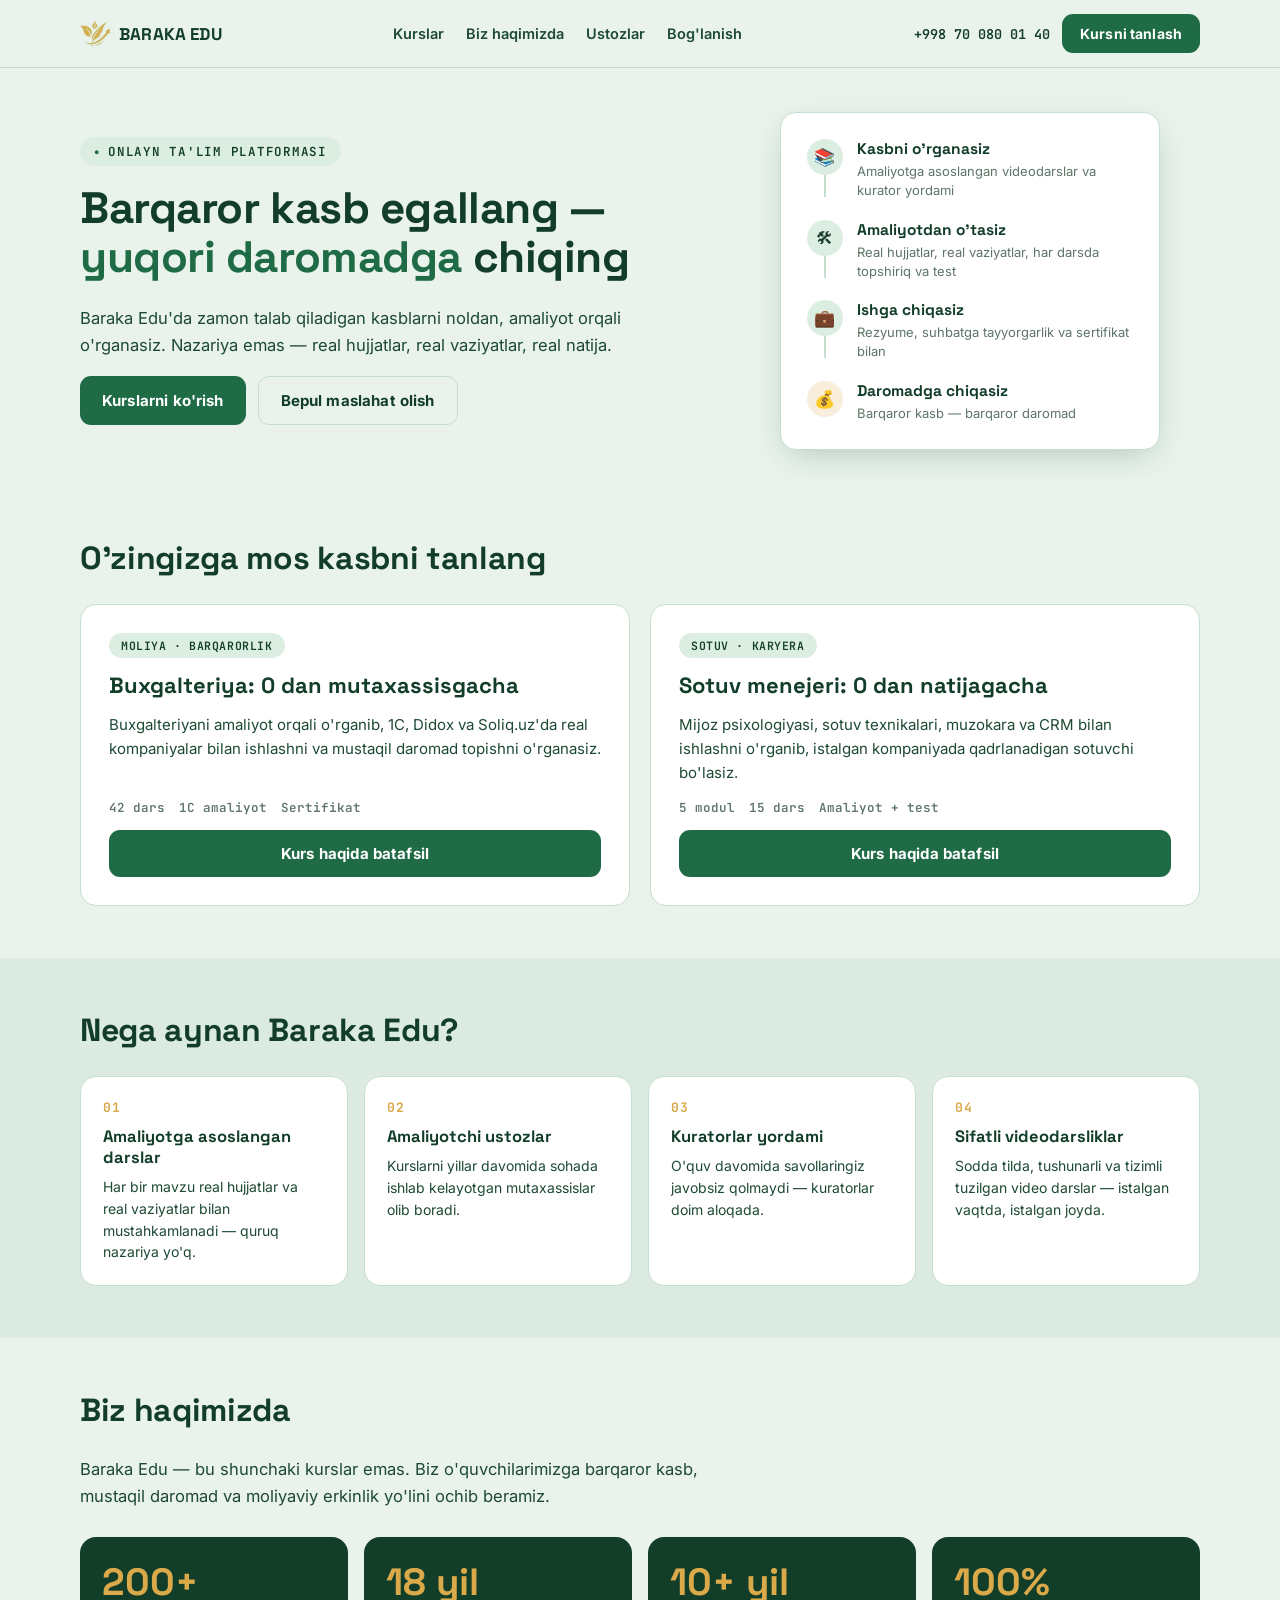
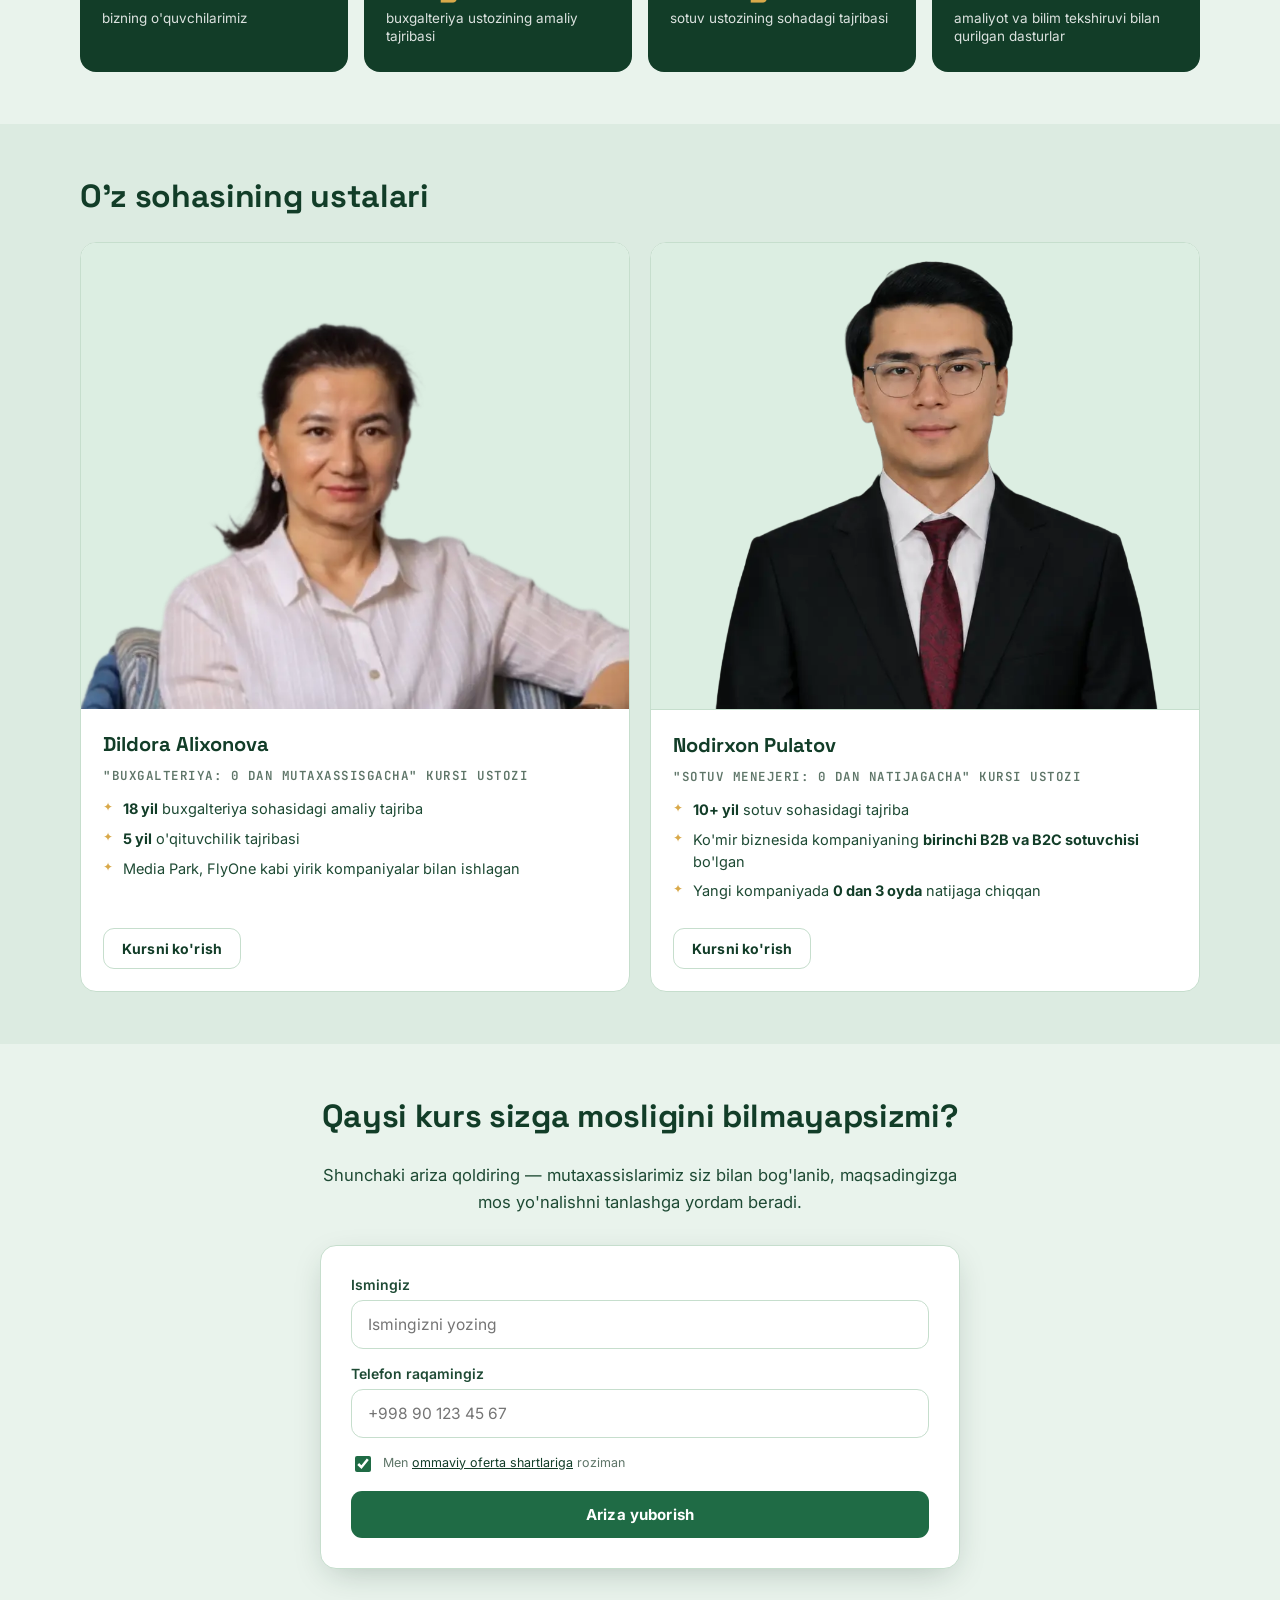
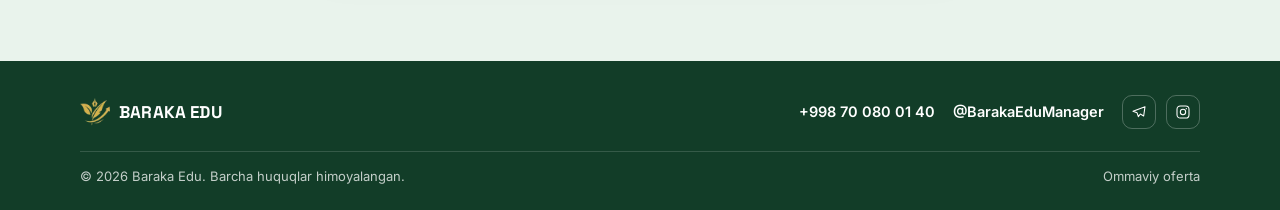
<file: index.html>
<!DOCTYPE html>
<html lang="uz">
<head>
<meta charset="UTF-8">
<meta name="viewport" content="width=device-width, initial-scale=1.0">
<title>Baraka Edu — Buxgalteriya va Sotuv menejeri onlayn kurslari</title>
<meta name="description" content="Baraka Edu — O'zbekistondagi onlayn ta'lim platformasi. Buxgalteriya va Sotuv menejeri kurslari: amaliyotga asoslangan darslar, tajribali ustozlar, kuratorlar yordami va sertifikat.">
<meta name="keywords" content="buxgalteriya kursi, sotuv menejeri kursi, onlayn kurs, 1C kursi, Baraka Edu, Toshkent">
<meta name="author" content="Baraka Edu">
<meta name="robots" content="index, follow, max-image-preview:large, max-snippet:-1">
<link rel="canonical" href="https://barakaeducation.uz/">
<meta property="og:type" content="website">
<meta property="og:site_name" content="Baraka Edu">
<meta property="og:locale" content="uz_UZ">
<meta property="og:url" content="https://barakaeducation.uz/">
<meta property="og:title" content="Baraka Edu — Buxgalteriya va Sotuv menejeri onlayn kurslari">
<meta property="og:description" content="Baraka Edu — O'zbekistondagi onlayn ta'lim platformasi. Buxgalteriya va Sotuv menejeri kurslari: amaliyotga asoslangan darslar, tajribali ustozlar, kuratorlar yordami va sertifikat.">
<meta property="og:image" content="https://barakaeducation.uz/img/og-image.jpg">
<meta name="twitter:card" content="summary_large_image">
<meta name="twitter:title" content="Baraka Edu — Buxgalteriya va Sotuv menejeri onlayn kurslari">
<meta name="twitter:description" content="Baraka Edu — O'zbekistondagi onlayn ta'lim platformasi. Buxgalteriya va Sotuv menejeri kurslari: amaliyotga asoslangan darslar, tajribali ustozlar, kuratorlar yordami va sertifikat.">
<meta name="twitter:image" content="https://barakaeducation.uz/img/og-image.jpg">
<meta name="theme-color" content="#1F6B45">
<link rel="icon" href="img/favicon.webp" type="image/webp">
<link rel="preload" href="fonts/inter-latin-400-normal.woff2" as="font" type="font/woff2" crossorigin>
<link rel="preload" href="fonts/space-grotesk-latin-700-normal.woff2" as="font" type="font/woff2" crossorigin>
<link rel="stylesheet" href="baraka.css?v=9">
<script type="application/ld+json">
{
 "@context": "https://schema.org",
 "@graph": [
  {
   "@type": "EducationalOrganization",
   "@id": "https://barakaeducation.uz/#org",
   "name": "Baraka Edu",
   "url": "https://barakaeducation.uz",
   "logo": "https://barakaeducation.uz/img/logo.webp",
   "description": "Onlayn ta'lim platformasi: buxgalteriya va sotuv menejeri kurslari.",
   "telephone": "+998700800140",
   "email": "info@barakaeducation.uz",
   "address": {
    "@type": "PostalAddress",
    "addressLocality": "Toshkent",
    "addressCountry": "UZ"
   },
   "sameAs": [
    "https://t.me/barakaedumanager",
    "https://instagram.com/barakaedu"
   ],
   "areaServed": {
    "@type": "Country",
    "name": "Uzbekistan"
   },
   "inLanguage": "uz"
  },
  {
   "@type": "WebSite",
   "@id": "https://barakaeducation.uz/#website",
   "url": "https://barakaeducation.uz",
   "name": "Baraka Edu",
   "publisher": {
    "@id": "https://barakaeducation.uz/#org"
   },
   "inLanguage": "uz"
  },
  {
   "@type": "Course",
   "@id": "https://barakaeducation.uz/buxgalteriya#course",
   "name": "Buxgalteriya: 0 dan mutaxassisgacha",
   "description": "Buxgalteriyani noldan o'rganish kursi: nazariya, 1C dasturi, Didox va Soliq.uz amaliyoti. 42 dars, sertifikat bilan yakunlanadi.",
   "url": "https://barakaeducation.uz/buxgalteriya",
   "provider": {
    "@id": "https://barakaeducation.uz/#org"
   },
   "inLanguage": "uz",
   "educationalLevel": "Beginner",
   "teaches": [
    "Buxgalteriya asoslari",
    "1C dasturida ishlash",
    "Didox elektron hujjat aylanishi",
    "Soliq.uz hisobotlari",
    "Ish haqi va xodimlar hisobi",
    "Kassa va bank operatsiyalari",
    "Balans va moliyaviy tahlil"
   ],
   "hasCourseInstance": {
    "@type": "CourseInstance",
    "courseMode": "online",
    "courseWorkload": "P10W",
    "instructor": {
     "@type": "Person",
     "name": "Dildora Alixonova",
     "description": "18 yillik buxgalteriya tajribasi, 5 yil o'qituvchilik. Media Park va FlyOne kompaniyalari bilan ishlagan."
    }
   },
   "numberOfCredits": 42,
   "offers": {
    "@type": "Offer",
    "category": "Paid",
    "availability": "https://schema.org/InStock",
    "priceCurrency": "UZS",
    "url": "https://barakaeducation.uz/buxgalteriya"
   }
  },
  {
   "@type": "Course",
   "@id": "https://barakaeducation.uz/sotuv-menejeri#course",
   "name": "Sotuv menejeri: 0 dan natijagacha",
   "description": "Sotuv menejeri kasbini noldan o'rganish kursi: mijoz psixologiyasi, sotuv texnikalari, muzokara, e'tirozlar bilan ishlash va CRM. 5 modul, 15 dars.",
   "url": "https://barakaeducation.uz/sotuv-menejeri",
   "provider": {
    "@id": "https://barakaeducation.uz/#org"
   },
   "inLanguage": "uz",
   "educationalLevel": "Beginner",
   "teaches": [
    "Sotuv menejerining biznesdagi o'rni",
    "Mijoz tipologiyasi va psixologiyasi",
    "Sotuv voronkasi",
    "SPIN va konsultativ sotuv metodlari",
    "Muzokara olib borish",
    "E'tirozlar bilan ishlash",
    "Chegirmasiz sotish",
    "KPI va motivatsiya",
    "CRM va hisobot"
   ],
   "hasCourseInstance": {
    "@type": "CourseInstance",
    "courseMode": "online",
    "courseWorkload": "P5W",
    "instructor": {
     "@type": "Person",
     "name": "Nodirxon Pulatov",
     "description": "10+ yillik sotuv tajribasi. Ko'mir biznesida kompaniyaning birinchi B2B va B2C sotuvchisi bo'lgan, yangi kompaniyada 0 dan 3 oyda natijaga chiqqan."
    }
   },
   "numberOfCredits": 15,
   "offers": {
    "@type": "Offer",
    "category": "Paid",
    "availability": "https://schema.org/InStock",
    "priceCurrency": "UZS",
    "url": "https://barakaeducation.uz/sotuv-menejeri"
   }
  }
 ]
}
</script>
</head>
<body id="top">

<header>
  <div class="header-inner">
    <a class="brand" href="#top">
      <img loading="eager" decoding="async" width="82" height="82" src="img/logo.webp" alt="Baraka Edu">
      BARAKA EDU
    </a>
    <nav class="mainnav">
      <a href="#kurslar">Kurslar</a>
      <a href="#biz">Biz haqimizda</a>
      <a href="#ustozlar">Ustozlar</a>
      <a href="#ariza">Bog'lanish</a>
    </nav>
    <div class="header-cta">
      <a class="header-phone" href="tel:+998700800140">+998 70 080 01 40</a>
      <a class="btn btn-primary btn-sm" href="#kurslar">Kursni tanlash</a>
    </div>
  </div>
</header>

<!-- HERO -->
<section class="hero">
  <div class="wrap">
    <div class="hero-grid">
      <div>
        <span class="eyebrow">Onlayn ta'lim platformasi</span>
        <h1>Barqaror kasb egallang —<br><em>yuqori daromadga</em> chiqing</h1>
        <p class="lead">Baraka Edu'da zamon talab qiladigan kasblarni noldan, amaliyot orqali o'rganasiz. Nazariya emas — real hujjatlar, real vaziyatlar, real natija.</p>
        <div class="hero-actions">
          <a class="btn btn-primary" href="#kurslar">Kurslarni ko'rish</a>
          <a class="btn btn-ghost" href="#ariza">Bepul maslahat olish</a>
        </div>
      </div>
      <div class="hero-path" aria-label="O'quvchi yo'li">
        <div class="hp-step">
          <div class="hp-rail"><div class="hp-dot">📚</div><div class="hp-line"></div></div>
          <div class="hp-body"><b>Kasbni o'rganasiz</b><span>Amaliyotga asoslangan videodarslar va kurator yordami</span></div>
        </div>
        <div class="hp-step">
          <div class="hp-rail"><div class="hp-dot">🛠</div><div class="hp-line"></div></div>
          <div class="hp-body"><b>Amaliyotdan o'tasiz</b><span>Real hujjatlar, real vaziyatlar, har darsda topshiriq va test</span></div>
        </div>
        <div class="hp-step">
          <div class="hp-rail"><div class="hp-dot">💼</div><div class="hp-line"></div></div>
          <div class="hp-body"><b>Ishga chiqasiz</b><span>Rezyume, suhbatga tayyorgarlik va sertifikat bilan</span></div>
        </div>
        <div class="hp-step gold">
          <div class="hp-rail"><div class="hp-dot">💰</div><div class="hp-line"></div></div>
          <div class="hp-body"><b>Daromadga chiqasiz</b><span>Barqaror kasb — barqaror daromad</span></div>
        </div>
      </div>
    </div>
  </div>
</section>

<!-- KURSLAR -->
<section class="section" id="kurslar">
  <div class="wrap">
    <h2 class="section-title">O'zingizga mos kasbni tanlang</h2>
    <div class="courses-grid">

      <a class="course-card" href="/buxgalteriya">
        <span class="tag">Moliya · Barqarorlik</span>
        <h3>Buxgalteriya: 0 dan mutaxassisgacha</h3>
        <p>Buxgalteriyani amaliyot orqali o'rganib, 1C, Didox va Soliq.uz'da real kompaniyalar bilan ishlashni va mustaqil daromad topishni o'rganasiz.</p>
        <span class="meta"><span>42 dars</span><span>1C amaliyot</span><span>Sertifikat</span></span>
        <span class="btn btn-primary btn-block">Kurs haqida batafsil</span>
      </a>

      <a class="course-card" href="/sotuv-menejeri">
        <span class="tag">Sotuv · Karyera</span>
        <h3>Sotuv menejeri: 0 dan natijagacha</h3>
        <p>Mijoz psixologiyasi, sotuv texnikalari, muzokara va CRM bilan ishlashni o'rganib, istalgan kompaniyada qadrlanadigan sotuvchi bo'lasiz.</p>
        <span class="meta"><span>5 modul</span><span>15 dars</span><span>Amaliyot + test</span></span>
        <span class="btn btn-primary btn-block">Kurs haqida batafsil</span>
      </a>

    </div>
  </div>
</section>

<!-- NEGA BARAKA -->
<section class="section section-alt">
  <div class="wrap">
    <h2 class="section-title">Nega aynan Baraka Edu?</h2>
    <div class="adv-grid">
      <div class="adv">
        <div class="num">01</div>
        <h4>Amaliyotga asoslangan darslar</h4>
        <p>Har bir mavzu real hujjatlar va real vaziyatlar bilan mustahkamlanadi — quruq nazariya yo'q.</p>
      </div>
      <div class="adv">
        <div class="num">02</div>
        <h4>Amaliyotchi ustozlar</h4>
        <p>Kurslarni yillar davomida sohada ishlab kelayotgan mutaxassislar olib boradi.</p>
      </div>
      <div class="adv">
        <div class="num">03</div>
        <h4>Kuratorlar yordami</h4>
        <p>O'quv davomida savollaringiz javobsiz qolmaydi — kuratorlar doim aloqada.</p>
      </div>
      <div class="adv">
        <div class="num">04</div>
        <h4>Sifatli videodarsliklar</h4>
        <p>Sodda tilda, tushunarli va tizimli tuzilgan video darslar — istalgan vaqtda, istalgan joyda.</p>
      </div>
    </div>
  </div>
</section>

<!-- BIZ HAQIMIZDA -->
<section class="section" id="biz">
  <div class="wrap">
    <h2 class="section-title">Biz haqimizda</h2>
    <p class="lead">Baraka Edu — bu shunchaki kurslar emas. Biz o'quvchilarimizga barqaror kasb, mustaqil daromad va moliyaviy erkinlik yo'lini ochib beramiz.</p>
    <div class="stats">
      <div class="stat">
        <div class="n">200+</div>
        <div class="l">bizning o'quvchilarimiz</div>
      </div>
      <div class="stat">
        <div class="n">18 yil</div>
        <div class="l">buxgalteriya ustozining amaliy tajribasi</div>
      </div>
      <div class="stat">
        <div class="n">10+ yil</div>
        <div class="l">sotuv ustozining sohadagi tajribasi</div>
      </div>
      <div class="stat">
        <div class="n">100%</div>
        <div class="l">amaliyot va bilim tekshiruvi bilan qurilgan dasturlar</div>
      </div>
    </div>
  </div>
</section>

<!-- USTOZLAR -->
<section class="section section-alt" id="ustozlar">
  <div class="wrap">
    <h2 class="section-title">O'z sohasining ustalari</h2>
    <div class="speakers-grid">

      <div class="speaker">
        <img loading="eager" decoding="async" width="756" height="1008" src="img/Dildora.webp" alt="Dildora Alixonova">
        <div class="body">
          <h3>Dildora Alixonova</h3>
          <div class="role">"Buxgalteriya: 0 dan mutaxassisgacha" kursi ustozi</div>
          <ul>
            <li><b>18 yil</b> buxgalteriya sohasidagi amaliy tajriba</li>
            <li><b>5 yil</b> o'qituvchilik tajribasi</li>
            <li>Media Park, FlyOne kabi yirik kompaniyalar bilan ishlagan</li>
          </ul>
          <a class="btn btn-ghost btn-sm" href="/buxgalteriya" >Kursni ko'rish</a>
        </div>
      </div>

      <div class="speaker">
        <div class="speaker-ph" role="img" aria-label="Nodirxon Pulatov"><img src="img/NNN.webp" alt="Nodirxon Pulatov"></div>
        <div class="body">
          <h3>Nodirxon Pulatov</h3>
          <div class="role">"Sotuv menejeri: 0 dan natijagacha" kursi ustozi</div>
          <ul>
            <li><b>10+ yil</b> sotuv sohasidagi tajriba</li>
            <li>Ko'mir biznesida kompaniyaning <b>birinchi B2B va B2C sotuvchisi</b> bo'lgan</li>
            <li>Yangi kompaniyada <b>0 dan 3 oyda</b> natijaga chiqqan</li>
          </ul>
          <a class="btn btn-ghost btn-sm" href="/sotuv-menejeri" >Kursni ko'rish</a>
        </div>
      </div>

    </div>
  </div>
</section>

<!-- UMUMIY ARIZA -->
<section class="section" id="ariza">
  <div class="wrap">
    <h2 class="section-title" style="text-align:center;">Qaysi kurs sizga mosligini bilmayapsizmi?</h2>
    <p class="lead" style="text-align:center;margin:0 auto 28px;">Shunchaki ariza qoldiring — mutaxassislarimiz siz bilan bog'lanib, maqsadingizga mos yo'nalishni tanlashga yordam beradi.</p>
    <div class="quiz-card">
      <div class="quiz-field">
        <label for="g-name">Ismingiz</label>
        <input id="g-name" type="text" placeholder="Ismingizni yozing" autocomplete="name">
      </div>
      <div class="quiz-field">
        <label for="g-phone">Telefon raqamingiz</label>
        <input id="g-phone" type="tel" placeholder="+998 90 123 45 67" autocomplete="tel">
      </div>
      <label class="quiz-agree"><input type="checkbox" id="g-agree" checked><span>Men <a href="/shartnoma" target="_blank" rel="noopener">ommaviy oferta shartlariga</a> roziman</span></label>
      <button class="btn btn-primary btn-block" id="g-submit">Ariza yuborish</button>
      <div class="quiz-err" id="g-err">Iltimos, ism, telefon raqamingizni to'g'ri kiriting va shartlarga rozilik bering.</div>
      <div class="quiz-done" id="g-done" style="display:none;">
        <div class="big">✅</div>
        <h3>Arizangiz qabul qilindi!</h3>
        <p>Menejerlarimiz tez orada siz bilan bog'lanadi.</p>
      </div>
    </div>
  </div>
</section>

<footer id="contact">
  <div class="wrap">
    <div class="footer-grid">
      <a class="brand" href="#top">
        <img loading="eager" decoding="async" width="82" height="82" src="img/logo.webp" alt="Baraka Edu">
        BARAKA EDU
      </a>
      <div class="footer-contact">
        <a href="tel:+998700800140">+998 70 080 01 40</a>
        <a href="https://t.me/barakaedumanager">@BarakaEduManager</a>
        <div class="footer-social">
          <a href="https://t.me/barakaedumanager" aria-label="Telegram" target="_blank" rel="noopener">
            <svg width="16" height="16" viewBox="0 0 24 24" fill="none"><path d="M21 4L3 11l6 2 2 6 3-4 5 3 2-14z" stroke="currentColor" stroke-width="1.6" stroke-linejoin="round"/></svg>
          </a>
          <a href="https://instagram.com/barakaedu" aria-label="Instagram" target="_blank" rel="noopener">
            <svg width="16" height="16" viewBox="0 0 24 24" fill="none"><rect x="3" y="3" width="18" height="18" rx="5" stroke="currentColor" stroke-width="1.6"/><circle cx="12" cy="12" r="4" stroke="currentColor" stroke-width="1.6"/><circle cx="17" cy="7" r="1" fill="currentColor"/></svg>
          </a>
        </div>
      </div>
    </div>
    <div class="footer-bottom">
      <span>© 2026 Baraka Edu. Barcha huquqlar himoyalangan.</span>
      <a href="/shartnoma">Ommaviy oferta</a>
    </div>
  </div>
</footer>

<script src="lead.js?v=6" defer></script>
<script src="form-main.js?v=5" defer></script>
</body>
</html>
</file>
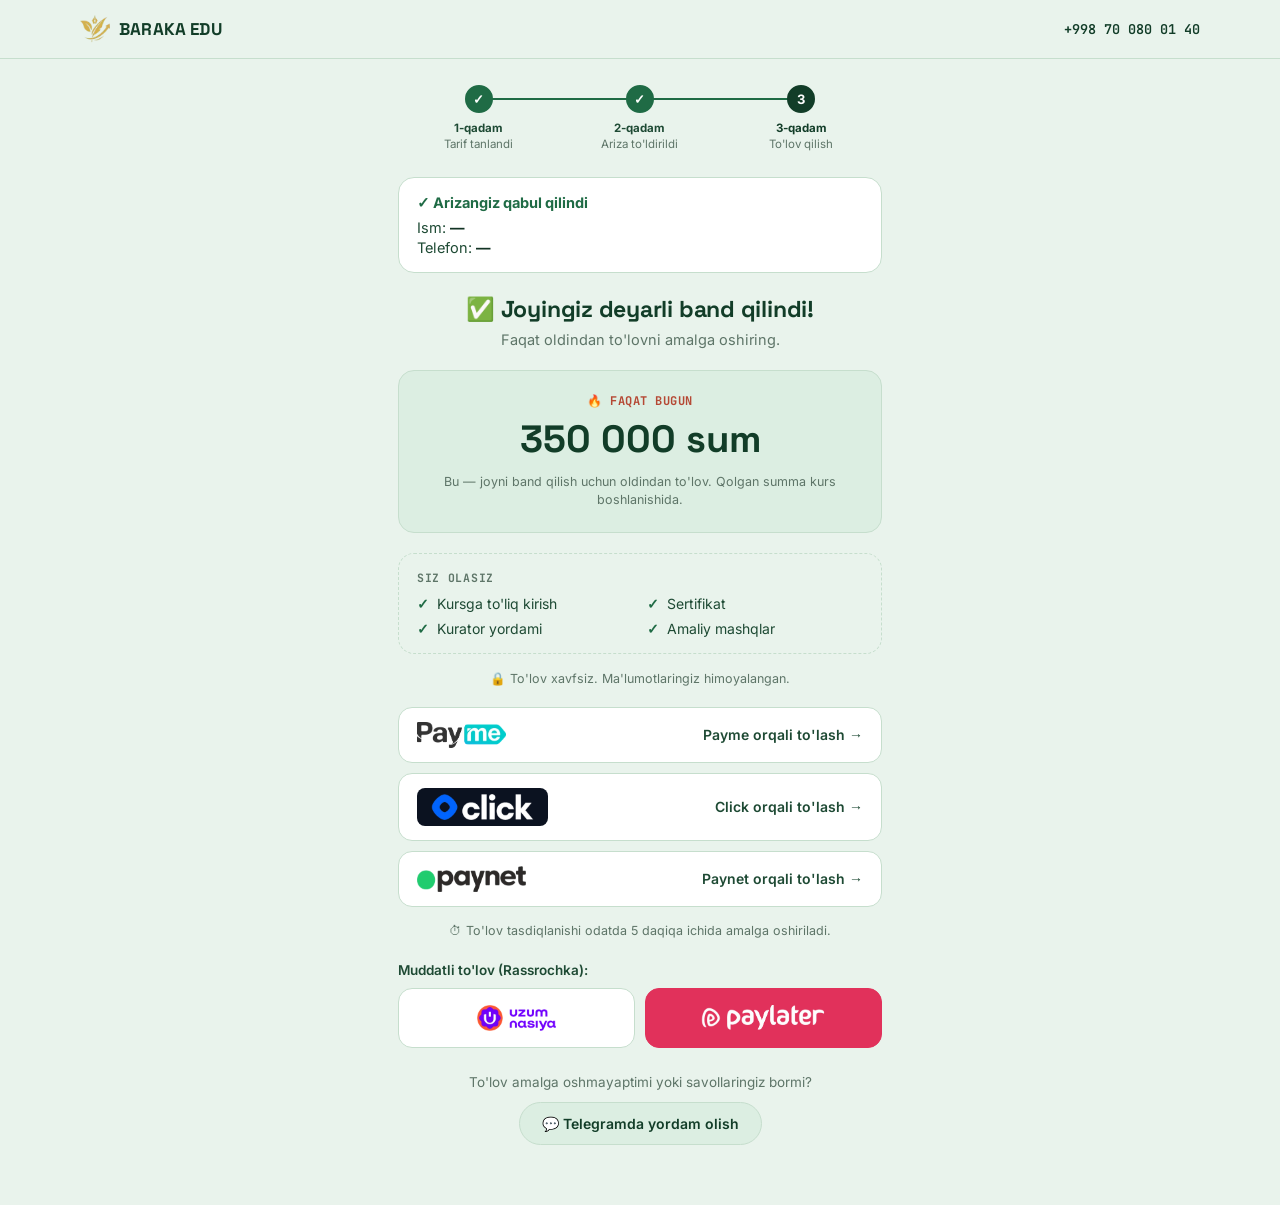
<file: checkout.html>
<!DOCTYPE html>
<html lang="uz">
<head>
<meta charset="UTF-8">
<meta name="viewport" content="width=device-width, initial-scale=1.0">
<title>To'lov — Sotuv menejeri kursi | Baraka Edu</title>
<meta name="description" content="Sotuv menejeri kursiga oldindan to'lovni amalga oshiring va joyingizni band qiling.">
<meta name="robots" content="noindex, nofollow">
<meta name="theme-color" content="#1F6B45">
<link rel="icon" href="img/favicon.webp" type="image/webp">
<link rel="preload" href="fonts/inter-latin-400-normal.woff2" as="font" type="font/woff2" crossorigin>
<link rel="preload" href="fonts/space-grotesk-latin-700-normal.woff2" as="font" type="font/woff2" crossorigin>
<link rel="stylesheet" href="baraka.css?v=9">
</head>
<body id="top">

<header>
  <div class="header-inner">
    <a class="brand" href="/">
      <img loading="eager" decoding="async" width="82" height="82" src="img/logo.webp" alt="Baraka Edu">
      BARAKA EDU
    </a>
    <div class="header-cta">
      <a class="header-phone" href="tel:+998700800140">+998 70 080 01 40</a>
    </div>
  </div>
</header>

<main class="co-wrap">

  <!-- Bosqichlar -->
  <ol class="co-steps" aria-label="Ariza bosqichlari">
    <li class="co-step done">
      <span class="co-dot" aria-hidden="true">✓</span>
      <span class="co-n">1-qadam</span>
      <span class="co-l">Tarif tanlandi</span>
    </li>
    <li class="co-step done">
      <span class="co-dot" aria-hidden="true">✓</span>
      <span class="co-n">2-qadam</span>
      <span class="co-l">Ariza to'ldirildi</span>
    </li>
    <li class="co-step active" aria-current="step">
      <span class="co-dot" aria-hidden="true">3</span>
      <span class="co-n">3-qadam</span>
      <span class="co-l">To'lov qilish</span>
    </li>
  </ol>

  <!-- Ariza ma'lumotlari -->
  <div class="co-lead">
    <div class="co-lead-head">✓ Arizangiz qabul qilindi</div>
    <div class="co-lead-row">Ism: <b id="leadName">—</b></div>
    <div class="co-lead-row">Telefon: <b id="leadPhone">—</b></div>
    <div class="co-lead-row" id="leadTariffRow" hidden>Tarif: <b id="leadTariff">—</b></div>
  </div>

  <h1 class="co-title">✅ Joyingiz deyarli band qilindi!</h1>
  <p class="co-sub">Faqat oldindan to'lovni amalga oshiring.</p>

  <!-- Narx -->
  <div class="co-price">
    <div class="co-price-badge">🔥 FAQAT BUGUN</div>
    <div class="co-price-main" id="depositDisplay">350 000 sum</div>
    <div class="co-price-note">Bu — joyni band qilish uchun oldindan to'lov. Qolgan summa kurs boshlanishida.</div>
  </div>

  <!-- Nima olasiz -->
  <div class="co-benefits">
    <div class="co-benefits-title">SIZ OLASIZ</div>
    <ul>
      <li>Kursga to'liq kirish</li>
      <li>Sertifikat</li>
      <li>Kurator yordami</li>
      <li>Amaliy mashqlar</li>
    </ul>
  </div>

  <p class="co-secure">🔒 To'lov xavfsiz. Ma'lumotlaringiz himoyalangan.</p>

  <!-- To'lov tizimlari -->
  <div class="co-pay">
    <a class="co-pay-btn" id="paymeLink" href="#" target="_blank" rel="noopener">
      <img loading="lazy" decoding="async" width="267" height="78" src="img/payme.webp" alt="Payme">
      <span>Payme orqali to'lash →</span>
    </a>
    <a class="co-pay-btn" id="clickLink" href="#" target="_blank" rel="noopener">
      <img class="on-dark" loading="lazy" decoding="async" width="334" height="78" src="img/click.webp" alt="Click">
      <span>Click orqali to'lash →</span>
    </a>
    <a class="co-pay-btn" id="paynetLink" href="#" target="_blank" rel="noopener">
      <img loading="lazy" decoding="async" width="334" height="78" src="img/paynet.webp" alt="Paynet">
      <span>Paynet orqali to'lash →</span>
    </a>
  </div>

  <p class="co-timer">⏱ To'lov tasdiqlanishi odatda 5 daqiqa ichida amalga oshiriladi.</p>

  <!-- Muddatli to'lov -->
  <div class="co-inst">
    <div class="co-inst-title">Muddatli to'lov (Rassrochka):</div>
    <div class="co-inst-grid">
      <a class="co-inst-btn" id="uzumLink" href="#" target="_blank" rel="noopener">
        <img loading="lazy" decoding="async" width="238" height="78" src="img/Uzum_Nasiya-01.webp" alt="Uzum Nasiya">
      </a>
      <a class="co-inst-btn paylater" id="paylaterLink" href="#" target="_blank" rel="noopener">
        <img loading="lazy" decoding="async" width="375" height="78" src="img/paylater.webp" alt="Paylater">
      </a>
    </div>
  </div>

  <!-- Yordam -->
  <div class="co-help">
    <div class="co-help-text">To'lov amalga oshmayaptimi yoki savollaringiz bormi?</div>
    <a class="co-help-btn" id="tgSupportLink" href="https://t.me/barakaedumanager" target="_blank" rel="noopener">
      💬 Telegramda yordam olish
    </a>
  </div>

</main>

<script src="checkout.js?v=1" defer></script>
</body>
</html>
</file>
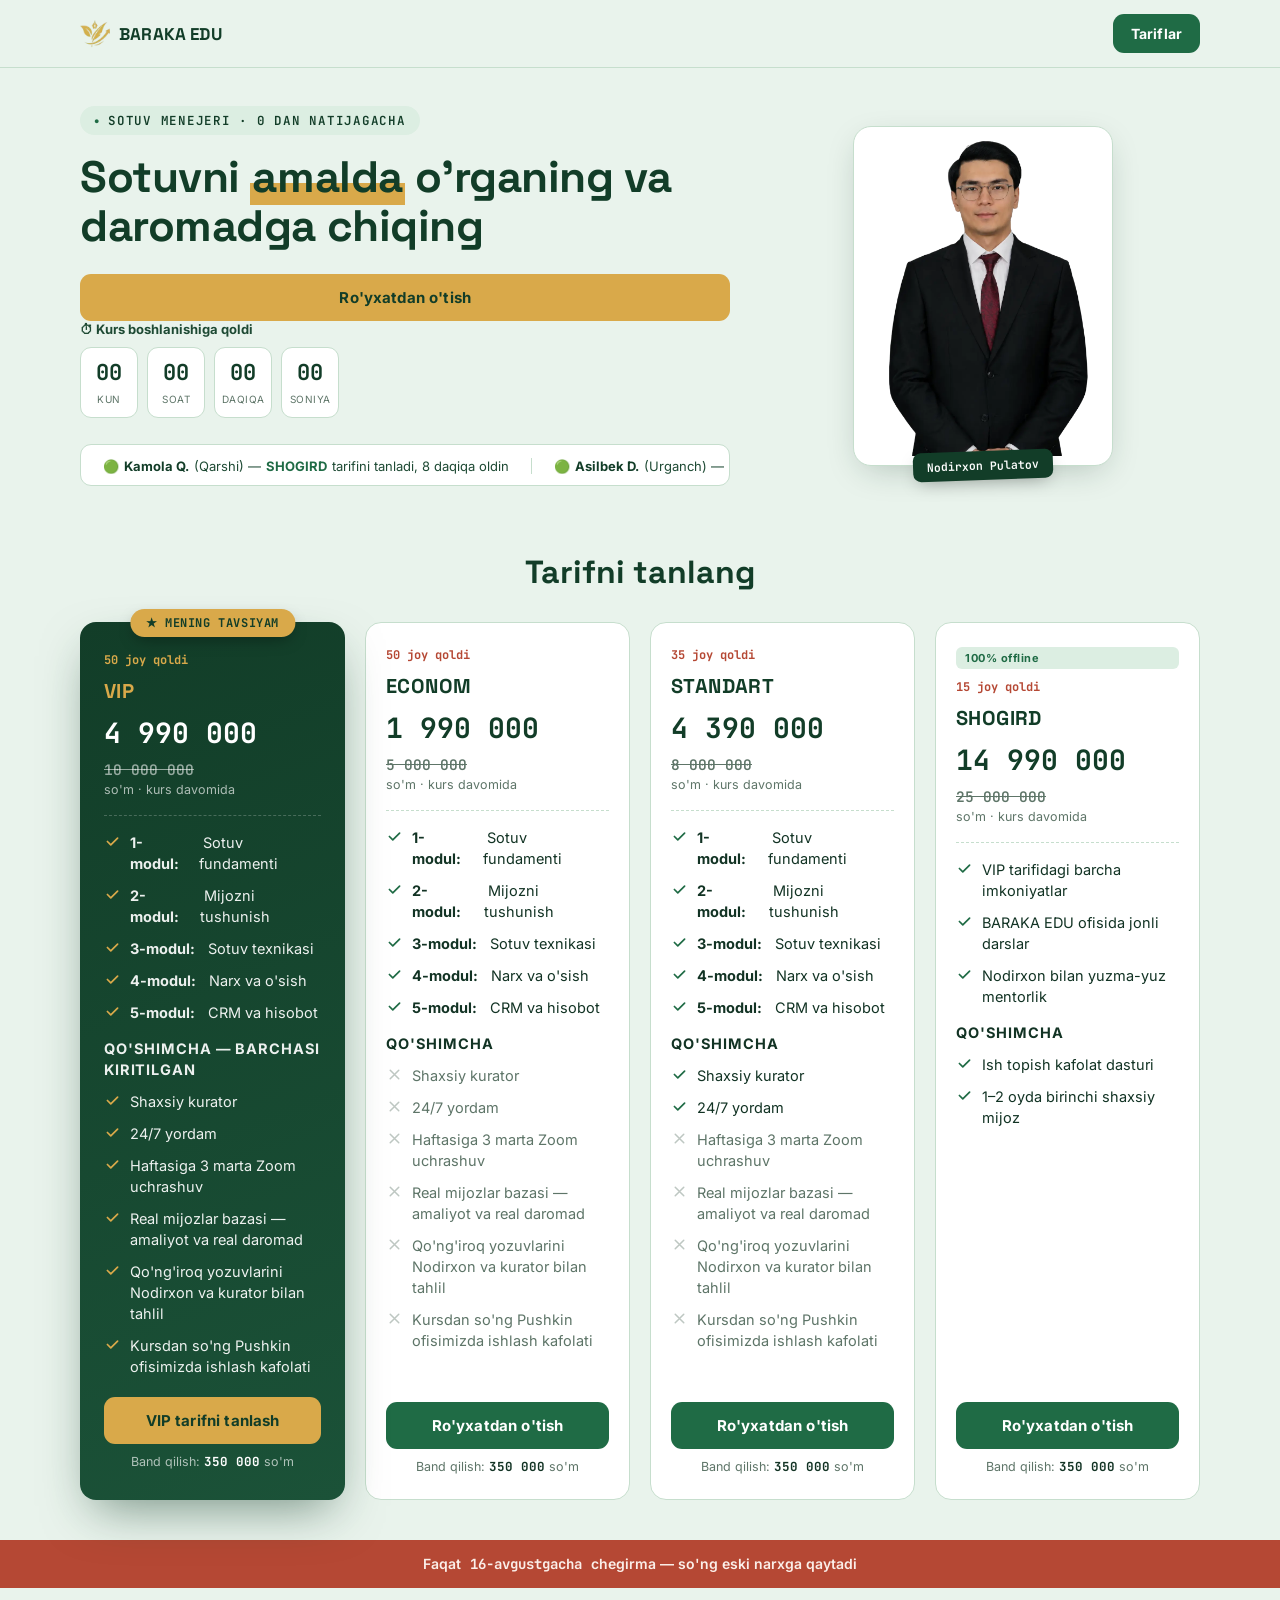
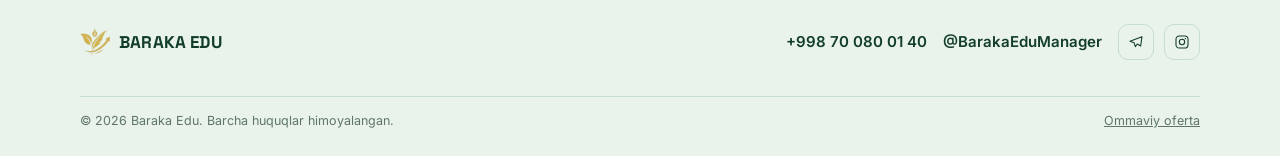
<file: launch.html>
<!DOCTYPE html>
<html lang="uz">
<head>
<meta charset="UTF-8">
<link rel="icon" type="image/webp" href="./img/favicon.webp">
<meta name="viewport" content="width=device-width, initial-scale=1.0">
<title>Sotuv menejeri kursi — Tariflar | Baraka Edu</title>
<meta name="description" content="Sotuv menejeri kursi tariflari — Nodirxon Pulatov bilan 0 dan natijagacha.">
<link rel="preload" href="/fonts/space-grotesk-latin-700-normal.woff2" as="font" type="font/woff2" crossorigin>
<link rel="preload" href="/fonts/inter-latin-400-normal.woff2" as="font" type="font/woff2" crossorigin>
<link rel="preload" href="/fonts/jetbrains-mono-latin-700-normal.woff2" as="font" type="font/woff2" crossorigin>
<script src="launch.js?v=1" defer></script>
<link rel="stylesheet" href="launch.css?v=1">
</head>
<body>

<header>
  <div class="header-inner">
    <a class="brand" href="#top">
      <img src="img/logo.webp" alt="Baraka Edu">
      BARAKA EDU
    </a>
    <a class="btn btn-primary btn-sm" href="#pricing">Tariflar</a>
  </div>
</header>

<main id="top">

  <!-- HERO -->
  <section class="hero">
    <div class="wrap hero-grid">
      <div>
        <span class="eyebrow">Sotuv menejeri · 0 dan natijagacha</span>
        <h1>Sotuvni <em>amalda</em> o'rganing va daromadga chiqing</h1>
        <div class="plan-actions">
            <button class="btn btn-vip btn-block tariff-btn" data-tariff="Barcha tariflar">Ro'yxatdan o'tish</button>
          </div>
        <div>
          <div class="countdown-label">⏱ Kurs boshlanishiga qoldi</div>
          <div class="countdown" id="countdown">
            <div class="cell"><span class="num" id="t-days">00</span><span class="lbl">kun</span></div>
            <div class="cell"><span class="num" id="t-hours">00</span><span class="lbl">soat</span></div>
            <div class="cell"><span class="num" id="t-mins">00</span><span class="lbl">daqiqa</span></div>
            <div class="cell"><span class="num" id="t-secs">00</span><span class="lbl">soniya</span></div>
          </div>
        </div>

        <!-- Registration ticker (populated by main.js) -->
        <div class="reg-ticker">
          <div class="reg-ticker-inner" id="reg-ticker-inner"></div>
        </div>
      </div>
      <div class="hero-portrait">
        <div class="portrait-frame">
          <img src="img/NNN.webp" alt="Nodirxon Pulatov" fetchpriority="high">
          <div class="portrait-tag">Nodirxon Pulatov</div>
        </div>
      </div>
    </div>
  </section>

  <!-- PRICING -->
  <section class="pricing" id="pricing">
    <div class="wrap">
      <div class="section-head reveal">
        <h2>Tarifni tanlang</h2>
      </div>

      <div class="plans">

        <!-- ECONOM -->
        <div class="plan reveal">
          <div class="plan-slots">50 joy qoldi</div>
          <div class="plan-name">ECONOM</div>
          <div class="plan-price"><span class="new">1 990 000</span><span class="old">5 000 000</span></div>
          <div class="plan-unit">so'm · kurs davomida</div>
          <hr class="plan-divider">
          <ul class="plan-list">
            <li><svg class="mark" viewBox="0 0 20 20" fill="none"><path d="M4 10l4 4 8-8" stroke="#1F6B45" stroke-width="2" stroke-linecap="round" stroke-linejoin="round"/></svg><b>1-modul:</b>&nbsp;Sotuv fundamenti</li>
            <li><svg class="mark" viewBox="0 0 20 20" fill="none"><path d="M4 10l4 4 8-8" stroke="#1F6B45" stroke-width="2" stroke-linecap="round" stroke-linejoin="round"/></svg><b>2-modul:</b>&nbsp;Mijozni tushunish</li>
            <li><svg class="mark" viewBox="0 0 20 20" fill="none"><path d="M4 10l4 4 8-8" stroke="#1F6B45" stroke-width="2" stroke-linecap="round" stroke-linejoin="round"/></svg><b>3-modul:</b>&nbsp;Sotuv texnikasi</li>
            <li><svg class="mark" viewBox="0 0 20 20" fill="none"><path d="M4 10l4 4 8-8" stroke="#1F6B45" stroke-width="2" stroke-linecap="round" stroke-linejoin="round"/></svg><b>4-modul:</b>&nbsp;Narx va o'sish</li>
            <li><svg class="mark" viewBox="0 0 20 20" fill="none"><path d="M4 10l4 4 8-8" stroke="#1F6B45" stroke-width="2" stroke-linecap="round" stroke-linejoin="round"/></svg><b>5-modul:</b>&nbsp;CRM va hisobot</li>
            <li class="plan-group-label">Qo'shimcha</li>
            <li class="off"><svg class="mark" viewBox="0 0 20 20" fill="none"><path d="M5 5l10 10M15 5L5 15" stroke="#5E7568" stroke-width="1.8" stroke-linecap="round"/></svg>Shaxsiy kurator</li>
            <li class="off"><svg class="mark" viewBox="0 0 20 20" fill="none"><path d="M5 5l10 10M15 5L5 15" stroke="#5E7568" stroke-width="1.8" stroke-linecap="round"/></svg>24/7 yordam</li>
            <li class="off"><svg class="mark" viewBox="0 0 20 20" fill="none"><path d="M5 5l10 10M15 5L5 15" stroke="#5E7568" stroke-width="1.8" stroke-linecap="round"/></svg>Haftasiga 3 marta Zoom uchrashuv</li>
            <li class="off"><svg class="mark" viewBox="0 0 20 20" fill="none"><path d="M5 5l10 10M15 5L5 15" stroke="#5E7568" stroke-width="1.8" stroke-linecap="round"/></svg>Real mijozlar bazasi — amaliyot va real daromad</li>
            <li class="off"><svg class="mark" viewBox="0 0 20 20" fill="none"><path d="M5 5l10 10M15 5L5 15" stroke="#5E7568" stroke-width="1.8" stroke-linecap="round"/></svg>Qo'ng'iroq yozuvlarini Nodirxon va kurator bilan tahlil</li>
            <li class="off"><svg class="mark" viewBox="0 0 20 20" fill="none"><path d="M5 5l10 10M15 5L5 15" stroke="#5E7568" stroke-width="1.8" stroke-linecap="round"/></svg>Kursdan so'ng Pushkin ofisimizda ishlash kafolati</li>
          </ul>
          <div class="plan-actions">
            <button class="btn btn-primary btn-block tariff-btn" data-tariff="ECONOM">Ro'yxatdan o'tish</button>
            <div class="plan-book">Band qilish: <b>350 000</b> so'm</div>
          </div>
        </div>

        <!-- STANDART -->
        <div class="plan reveal">
          <div class="plan-slots">35 joy qoldi</div>
          <div class="plan-name">STANDART</div>
          <div class="plan-price"><span class="new">4 390 000</span><span class="old">8 000 000</span></div>
          <div class="plan-unit">so'm · kurs davomida</div>
          <hr class="plan-divider">
          <ul class="plan-list">
            <li><svg class="mark" viewBox="0 0 20 20" fill="none"><path d="M4 10l4 4 8-8" stroke="#1F6B45" stroke-width="2" stroke-linecap="round" stroke-linejoin="round"/></svg><b>1-modul:</b>&nbsp;Sotuv fundamenti</li>
            <li><svg class="mark" viewBox="0 0 20 20" fill="none"><path d="M4 10l4 4 8-8" stroke="#1F6B45" stroke-width="2" stroke-linecap="round" stroke-linejoin="round"/></svg><b>2-modul:</b>&nbsp;Mijozni tushunish</li>
            <li><svg class="mark" viewBox="0 0 20 20" fill="none"><path d="M4 10l4 4 8-8" stroke="#1F6B45" stroke-width="2" stroke-linecap="round" stroke-linejoin="round"/></svg><b>3-modul:</b>&nbsp;Sotuv texnikasi</li>
            <li><svg class="mark" viewBox="0 0 20 20" fill="none"><path d="M4 10l4 4 8-8" stroke="#1F6B45" stroke-width="2" stroke-linecap="round" stroke-linejoin="round"/></svg><b>4-modul:</b>&nbsp;Narx va o'sish</li>
            <li><svg class="mark" viewBox="0 0 20 20" fill="none"><path d="M4 10l4 4 8-8" stroke="#1F6B45" stroke-width="2" stroke-linecap="round" stroke-linejoin="round"/></svg><b>5-modul:</b>&nbsp;CRM va hisobot</li>
            <li class="plan-group-label">Qo'shimcha</li>
            <li><svg class="mark" viewBox="0 0 20 20" fill="none"><path d="M4 10l4 4 8-8" stroke="#1F6B45" stroke-width="2" stroke-linecap="round" stroke-linejoin="round"/></svg>Shaxsiy kurator</li>
            <li><svg class="mark" viewBox="0 0 20 20" fill="none"><path d="M4 10l4 4 8-8" stroke="#1F6B45" stroke-width="2" stroke-linecap="round" stroke-linejoin="round"/></svg>24/7 yordam</li>
            <li class="off"><svg class="mark" viewBox="0 0 20 20" fill="none"><path d="M5 5l10 10M15 5L5 15" stroke="#5E7568" stroke-width="1.8" stroke-linecap="round"/></svg>Haftasiga 3 marta Zoom uchrashuv</li>
            <li class="off"><svg class="mark" viewBox="0 0 20 20" fill="none"><path d="M5 5l10 10M15 5L5 15" stroke="#5E7568" stroke-width="1.8" stroke-linecap="round"/></svg>Real mijozlar bazasi — amaliyot va real daromad</li>
            <li class="off"><svg class="mark" viewBox="0 0 20 20" fill="none"><path d="M5 5l10 10M15 5L5 15" stroke="#5E7568" stroke-width="1.8" stroke-linecap="round"/></svg>Qo'ng'iroq yozuvlarini Nodirxon va kurator bilan tahlil</li>
            <li class="off"><svg class="mark" viewBox="0 0 20 20" fill="none"><path d="M5 5l10 10M15 5L5 15" stroke="#5E7568" stroke-width="1.8" stroke-linecap="round"/></svg>Kursdan so'ng Pushkin ofisimizda ishlash kafolati</li>
          </ul>
          <div class="plan-actions">
            <button class="btn btn-primary btn-block tariff-btn" data-tariff="STANDART">Ro'yxatdan o'tish</button>
            <div class="plan-book">Band qilish: <b>350 000</b> so'm</div>
          </div>
        </div>

        <!-- VIP - featured / main plan -->
        <div class="plan featured reveal">
          <div class="plan-ribbon">★ MENING TAVSIYAM</div>
          <div class="plan-slots">50 joy qoldi</div>
          <div class="plan-name">VIP</div>
          <div class="plan-price"><span class="new">4 990 000</span><span class="old">10 000 000</span></div>
          <div class="plan-unit">so'm · kurs davomida</div>
          <hr class="plan-divider">
          <ul class="plan-list">
            <li><svg class="mark" viewBox="0 0 20 20" fill="none"><path d="M4 10l4 4 8-8" stroke="#D9A94A" stroke-width="2" stroke-linecap="round" stroke-linejoin="round"/></svg><b>1-modul:</b>&nbsp;Sotuv fundamenti</li>
            <li><svg class="mark" viewBox="0 0 20 20" fill="none"><path d="M4 10l4 4 8-8" stroke="#D9A94A" stroke-width="2" stroke-linecap="round" stroke-linejoin="round"/></svg><b>2-modul:</b>&nbsp;Mijozni tushunish</li>
            <li><svg class="mark" viewBox="0 0 20 20" fill="none"><path d="M4 10l4 4 8-8" stroke="#D9A94A" stroke-width="2" stroke-linecap="round" stroke-linejoin="round"/></svg><b>3-modul:</b>&nbsp;Sotuv texnikasi</li>
            <li><svg class="mark" viewBox="0 0 20 20" fill="none"><path d="M4 10l4 4 8-8" stroke="#D9A94A" stroke-width="2" stroke-linecap="round" stroke-linejoin="round"/></svg><b>4-modul:</b>&nbsp;Narx va o'sish</li>
            <li><svg class="mark" viewBox="0 0 20 20" fill="none"><path d="M4 10l4 4 8-8" stroke="#D9A94A" stroke-width="2" stroke-linecap="round" stroke-linejoin="round"/></svg><b>5-modul:</b>&nbsp;CRM va hisobot</li>
            <li class="plan-group-label">Qo'shimcha — barchasi kiritilgan</li>
            <li><svg class="mark" viewBox="0 0 20 20" fill="none"><path d="M4 10l4 4 8-8" stroke="#D9A94A" stroke-width="2" stroke-linecap="round" stroke-linejoin="round"/></svg>Shaxsiy kurator</li>
            <li><svg class="mark" viewBox="0 0 20 20" fill="none"><path d="M4 10l4 4 8-8" stroke="#D9A94A" stroke-width="2" stroke-linecap="round" stroke-linejoin="round"/></svg>24/7 yordam</li>
            <li><svg class="mark" viewBox="0 0 20 20" fill="none"><path d="M4 10l4 4 8-8" stroke="#D9A94A" stroke-width="2" stroke-linecap="round" stroke-linejoin="round"/></svg>Haftasiga 3 marta Zoom uchrashuv</li>
            <li><svg class="mark" viewBox="0 0 20 20" fill="none"><path d="M4 10l4 4 8-8" stroke="#D9A94A" stroke-width="2" stroke-linecap="round" stroke-linejoin="round"/></svg>Real mijozlar bazasi — amaliyot va real daromad</li>
            <li><svg class="mark" viewBox="0 0 20 20" fill="none"><path d="M4 10l4 4 8-8" stroke="#D9A94A" stroke-width="2" stroke-linecap="round" stroke-linejoin="round"/></svg>Qo'ng'iroq yozuvlarini Nodirxon va kurator bilan tahlil</li>
            <li><svg class="mark" viewBox="0 0 20 20" fill="none"><path d="M4 10l4 4 8-8" stroke="#D9A94A" stroke-width="2" stroke-linecap="round" stroke-linejoin="round"/></svg>Kursdan so'ng Pushkin ofisimizda ishlash kafolati</li>
          </ul>
          <div class="plan-actions">
            <button class="btn btn-vip btn-block tariff-btn" data-tariff="VIP">VIP tarifni tanlash</button>
            <div class="plan-book">Band qilish: <b>350 000</b> so'm</div>
          </div>
        </div>

        <!-- SHOGIRD -->
        <div class="plan reveal">
          <span class="plan-offline-tag">100% offline</span>
          <div class="plan-slots">15 joy qoldi</div>
          <div class="plan-name">SHOGIRD</div>
          <div class="plan-price"><span class="new">14 990 000</span><span class="old">25 000 000</span></div>
          <div class="plan-unit">so'm · kurs davomida</div>
          <hr class="plan-divider">
          <ul class="plan-list">
            <li><svg class="mark" viewBox="0 0 20 20" fill="none"><path d="M4 10l4 4 8-8" stroke="#1F6B45" stroke-width="2" stroke-linecap="round" stroke-linejoin="round"/></svg>VIP tarifidagi barcha imkoniyatlar</li>
            <li><svg class="mark" viewBox="0 0 20 20" fill="none"><path d="M4 10l4 4 8-8" stroke="#1F6B45" stroke-width="2" stroke-linecap="round" stroke-linejoin="round"/></svg>BARAKA EDU ofisida jonli darslar</li>
            <li><svg class="mark" viewBox="0 0 20 20" fill="none"><path d="M4 10l4 4 8-8" stroke="#1F6B45" stroke-width="2" stroke-linecap="round" stroke-linejoin="round"/></svg>Nodirxon bilan yuzma-yuz mentorlik</li>
            <li class="plan-group-label">Qo'shimcha</li>
            <li><svg class="mark" viewBox="0 0 20 20" fill="none"><path d="M4 10l4 4 8-8" stroke="#1F6B45" stroke-width="2" stroke-linecap="round" stroke-linejoin="round"/></svg>Ish topish kafolat dasturi</li>
            <li><svg class="mark" viewBox="0 0 20 20" fill="none"><path d="M4 10l4 4 8-8" stroke="#1F6B45" stroke-width="2" stroke-linecap="round" stroke-linejoin="round"/></svg>1–2 oyda birinchi shaxsiy mijoz</li>
          </ul>
          <div class="plan-actions">
            <button class="btn btn-primary btn-block tariff-btn" data-tariff="SHOGIRD">Ro'yxatdan o'tish</button>
            <div class="plan-book">Band qilish: <b>350 000</b> so'm</div>
          </div>
        </div>

      </div>
    </div>
  </section>

  <!-- DEADLINE -->
  <div class="deadline">
    <div class="wrap">
      Faqat <strong>16-avgustgacha</strong> chegirma — so'ng eski narxga qaytadi
    </div>
  </div>

</main>


<footer id="contact">
  <div class="wrap">
    <div class="footer-grid">
      <a class="brand" href="#top">
        <img src="img/logo.webp" alt="Baraka Edu">
        BARAKA EDU
      </a>
      <div class="footer-contact">
        <a href="tel:+998700800140">+998 70 080 01 40</a>
        <a href="https://t.me/barakaedumanager">@BarakaEduManager</a>
        <div class="footer-social">
          <a href="https://t.me/barakaedumanager" aria-label="Telegram" target="_blank" rel="noopener">
            <svg width="16" height="16" viewBox="0 0 24 24" fill="none"><path d="M21 4L3 11l6 2 2 6 3-4 5 3 2-14z" stroke="currentColor" stroke-width="1.6" stroke-linejoin="round"/></svg>
          </a>
          <a href="https://instagram.com/barakaedu" aria-label="Instagram" target="_blank" rel="noopener">
            <svg width="16" height="16" viewBox="0 0 24 24" fill="none"><rect x="3" y="3" width="18" height="18" rx="5" stroke="currentColor" stroke-width="1.6"/><circle cx="12" cy="12" r="4" stroke="currentColor" stroke-width="1.6"/><circle cx="17" cy="7" r="1" fill="currentColor"/></svg>
          </a>
        </div>
      </div>
    </div>
    <div class="footer-bottom">
      <span>© 2026 Baraka Edu. Barcha huquqlar himoyalangan.</span>
      <a href="shartnoma.html">Ommaviy oferta</a>
    </div>
  </div>
</footer>

<!-- MODAL — IDs match main.js: modalOverlay, tariffNameDisplay, selectedTariff, closeModalBtn, regForm, agreement -->
<div id="modalOverlay" class="modal-overlay">
  <div class="modal-box">
    <span class="close-modal" id="closeModalBtn">&times;</span>
    <h2>Ro'yxatdan o'tish</h2>
    <p>Siz tanlagan tarif: <b id="tariffNameDisplay"></b></p>

    <form id="regForm">
      <input type="hidden" name="tariff" id="selectedTariff">
      <input type="text" name="name" placeholder="Ismingiz" autocomplete="name" required>
      <div class="phone-input-wrapper">
        <input type="tel" name="phone" id="phoneInput" placeholder="+998 (90) 123-45-67" autocomplete="tel" inputmode="tel" required>
      </div>

      <div class="form-offer-row">
        <input type="checkbox" id="agreement" name="agreement" checked>
        <label for="agreement">
          Ommaviy oferta shartlariga roziman (<a href="shartnoma.html" target="_blank">havola</a>)
        </label>
      </div>
      <button type="submit" class="submit-btn">Yuborish</button>
    </form>
  </div>
</div>
<script>
  window.va = window.va || function () { (window.vaq = window.vaq || []).push(arguments); };
</script>
</body>
</html>
</file>
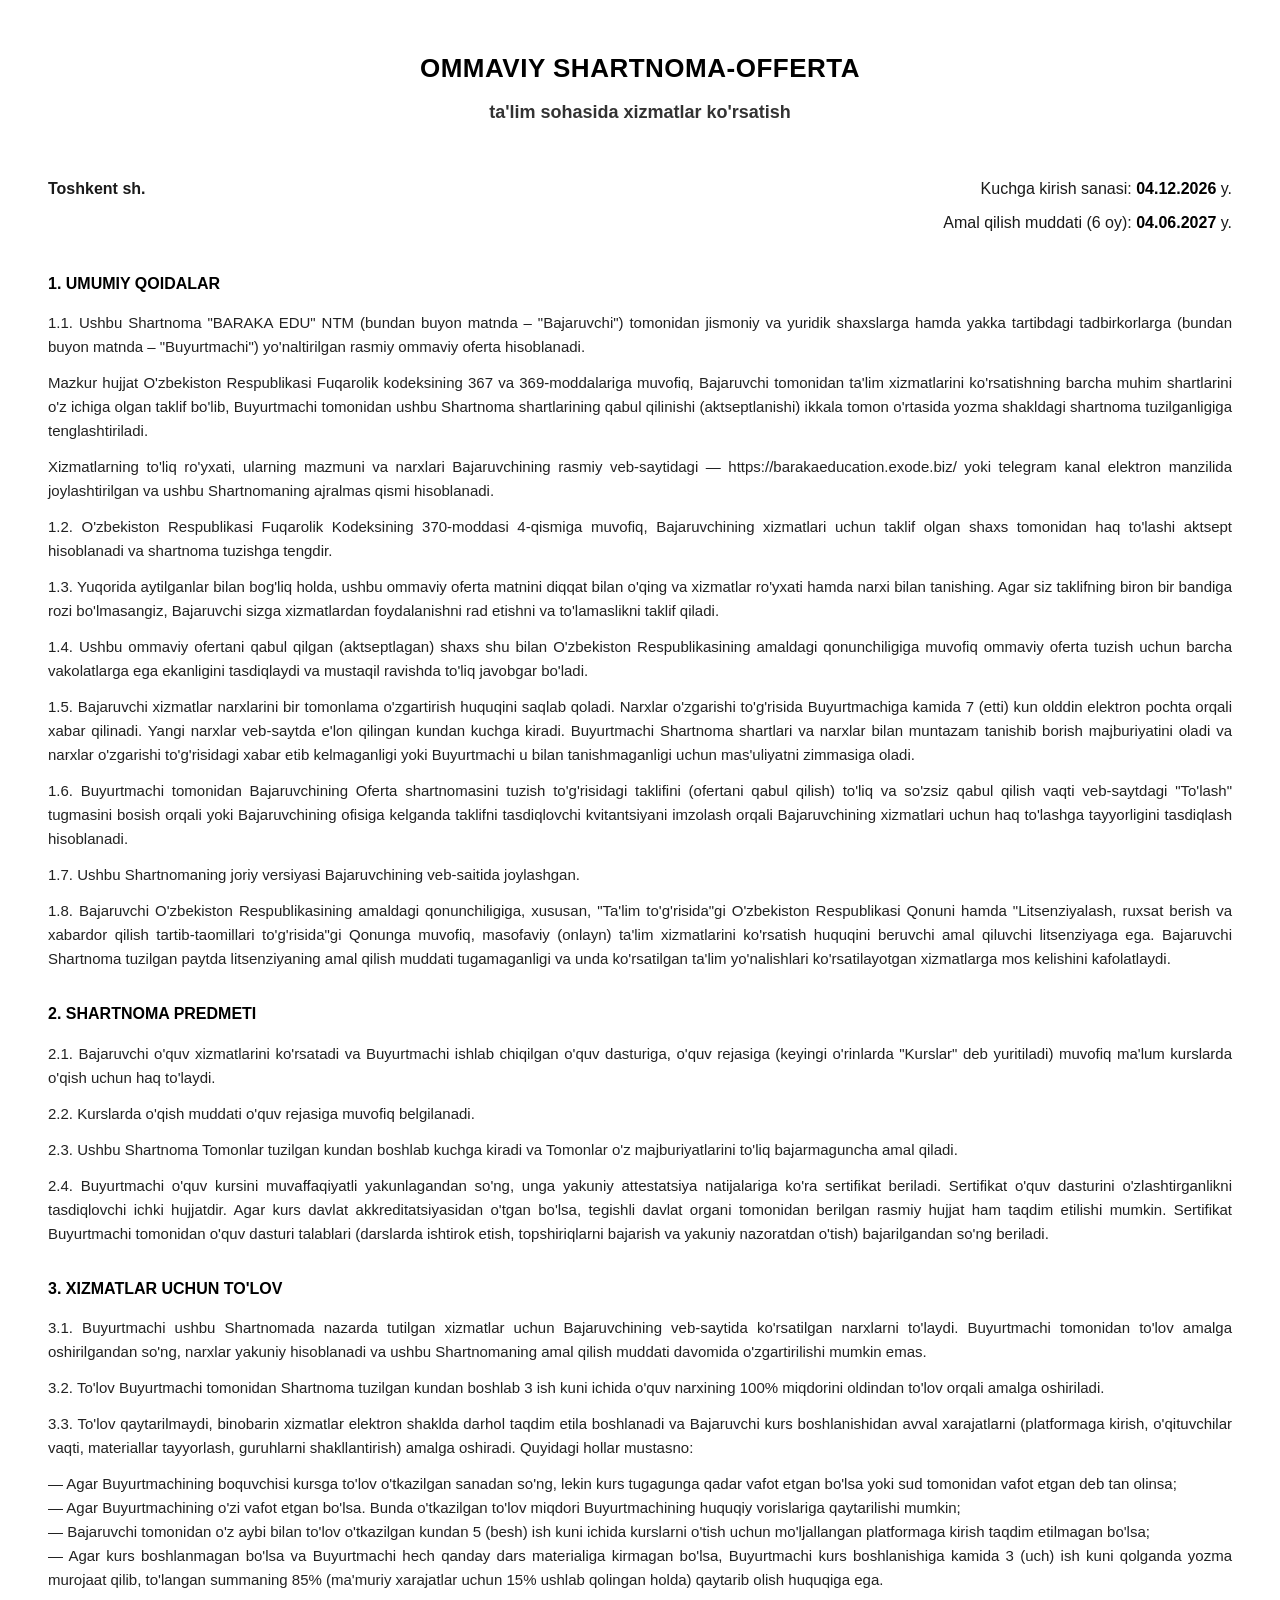
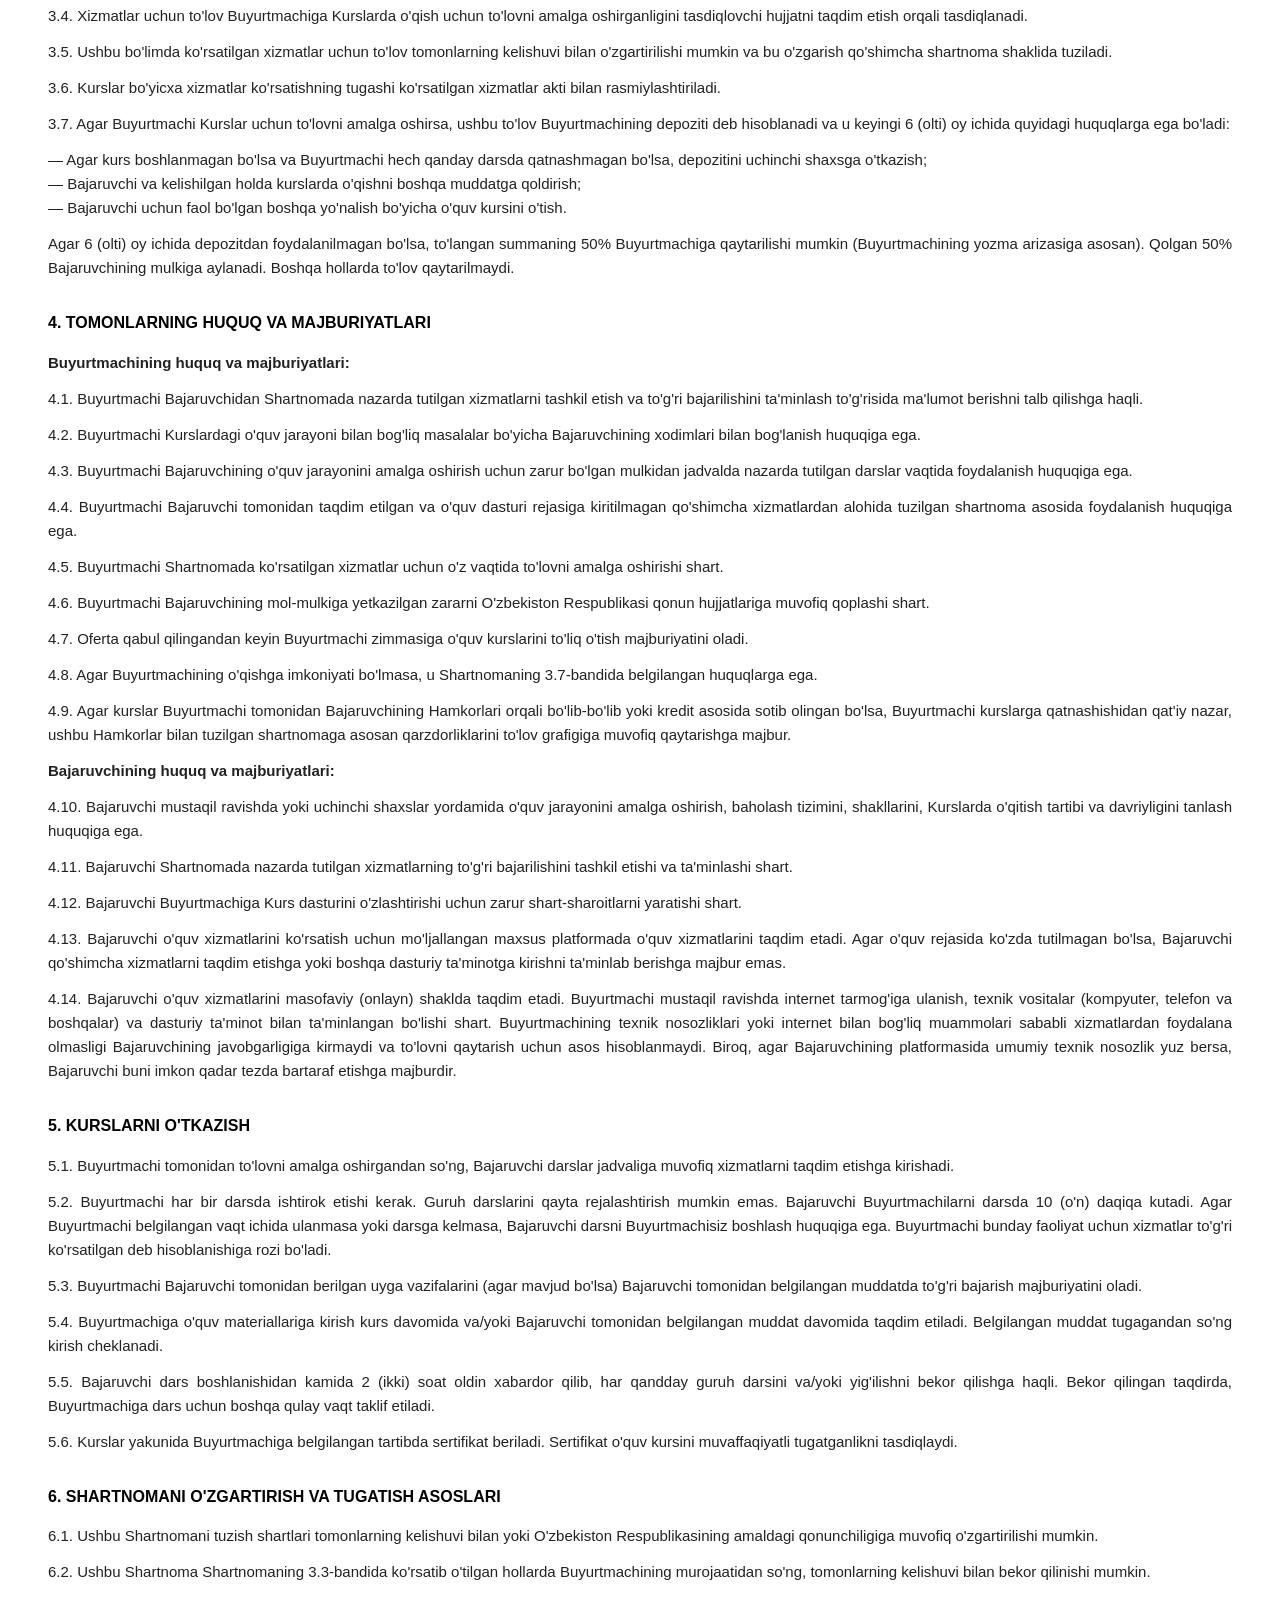
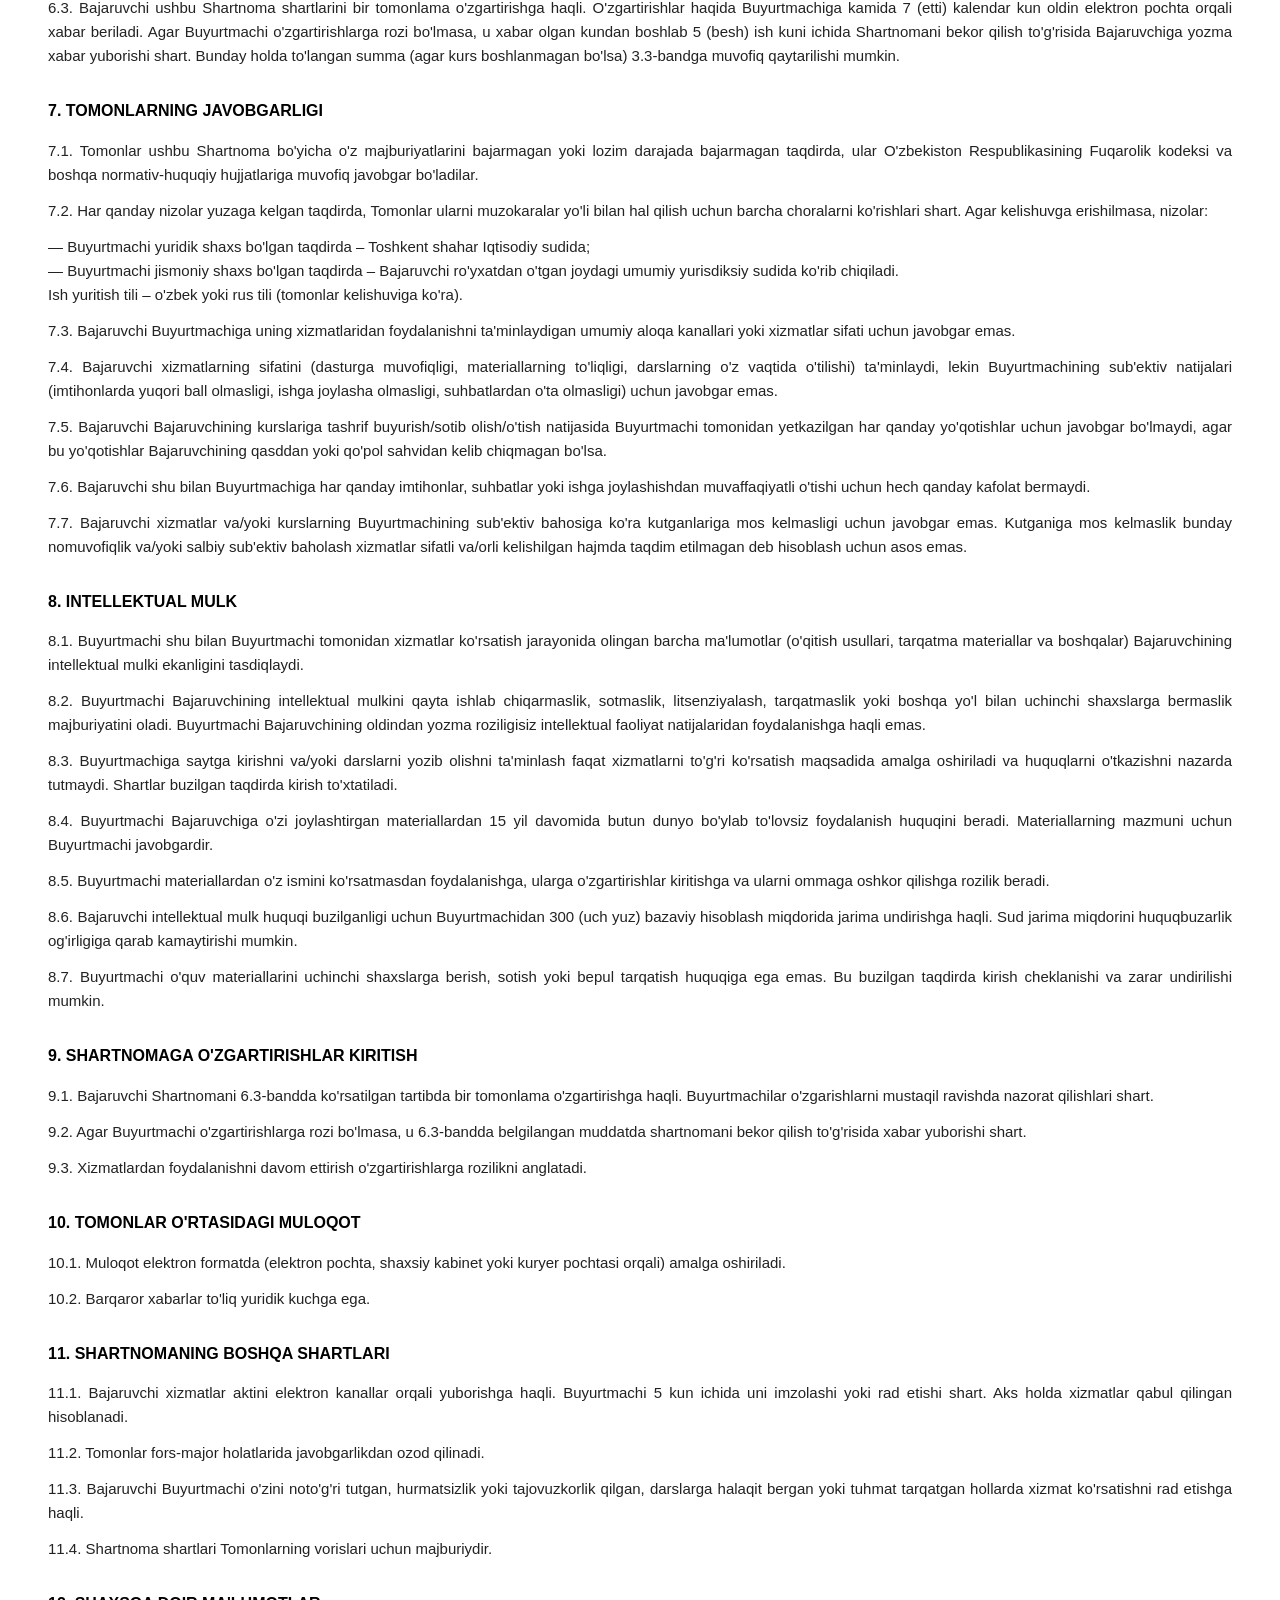
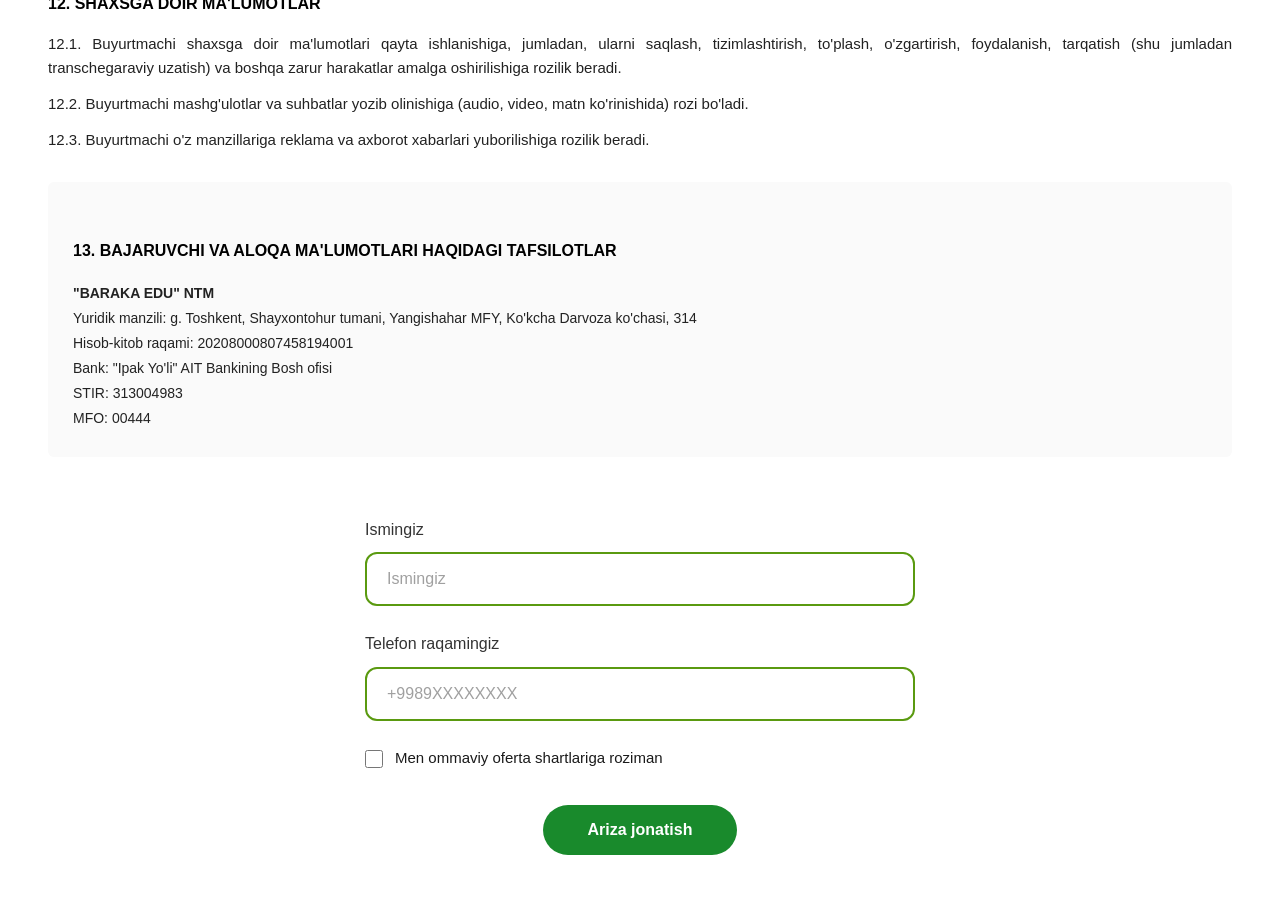
<file: shartnoma.html>
<!DOCTYPE html>
<html lang="uz">
<head>
    <meta charset="UTF-8">
    <meta name="viewport" content="width=device-width, initial-scale=1.0">
    <link rel="stylesheet" href="shartnoma.css?v=2">
    <title>Ommaviy Shartnoma-Offerta — BARAKA EDU</title>
    <style>

    </style>
</head>
<body>
<div class="container">

    <div class="header-title">
        <h1>OMMAVIY SHARTNOMA-OFFERTA</h1>
        <p>ta'lim sohasida xizmatlar ko'rsatish</p>
    </div>

    <div class="meta-info">
        <div class="meta-row">
            <div><strong>Toshkent sh.</strong></div>
            <div>Kuchga kirish sanasi: <span id="start-date" class="date-highlight">__.__.2026</span> y.</div>
        </div>
        <div class="meta-row">
            <div></div>
            <div>Amal qilish muddati (6 oy): <span id="end-date" class="date-highlight">__.__.2026</span> y.</div>
        </div>
    </div>

    <div class="contract-body">
        <h3>1. UMUMIY QOIDALAR</h3>
        <p>1.1. Ushbu Shartnoma "BARAKA EDU" NTM (bundan buyon matnda – "Bajaruvchi") tomonidan jismoniy va yuridik shaxslarga hamda yakka tartibdagi tadbirkorlarga (bundan buyon matnda – "Buyurtmachi") yo'naltirilgan rasmiy ommaviy oferta hisoblanadi.</p>
        <p>Mazkur hujjat O'zbekiston Respublikasi Fuqarolik kodeksining 367 va 369-moddalariga muvofiq, Bajaruvchi tomonidan ta'lim xizmatlarini ko'rsatishning barcha muhim shartlarini o'z ichiga olgan taklif bo'lib, Buyurtmachi tomonidan ushbu Shartnoma shartlarining qabul qilinishi (aktseptlanishi) ikkala tomon o'rtasida yozma shakldagi shartnoma tuzilganligiga tenglashtiriladi.</p>
        <p>Xizmatlarning to'liq ro'yxati, ularning mazmuni va narxlari Bajaruvchining rasmiy veb-saytidagi — https://barakaeducation.exode.biz/ yoki telegram kanal elektron manzilida joylashtirilgan va ushbu Shartnomaning ajralmas qismi hisoblanadi.</p>
        <p>1.2. O'zbekiston Respublikasi Fuqarolik Kodeksining 370-moddasi 4-qismiga muvofiq, Bajaruvchining xizmatlari uchun taklif olgan shaxs tomonidan haq to'lashi aktsept hisoblanadi va shartnoma tuzishga tengdir.</p>
        <p>1.3. Yuqorida aytilganlar bilan bog'liq holda, ushbu ommaviy oferta matnini diqqat bilan o'qing va xizmatlar ro'yxati hamda narxi bilan tanishing. Agar siz taklifning biron bir bandiga rozi bo'lmasangiz, Bajaruvchi sizga xizmatlardan foydalanishni rad etishni va to'lamaslikni taklif qiladi.</p>
        <p>1.4. Ushbu ommaviy ofertani qabul qilgan (aktseptlagan) shaxs shu bilan O'zbekiston Respublikasining amaldagi qonunchiligiga muvofiq ommaviy oferta tuzish uchun barcha vakolatlarga ega ekanligini tasdiqlaydi va mustaqil ravishda to'liq javobgar bo'ladi.</p>
        <p>1.5. Bajaruvchi xizmatlar narxlarini bir tomonlama o'zgartirish huquqini saqlab qoladi. Narxlar o'zgarishi to'g'risida Buyurtmachiga kamida 7 (etti) kun olddin elektron pochta orqali xabar qilinadi. Yangi narxlar veb-saytda e'lon qilingan kundan kuchga kiradi. Buyurtmachi Shartnoma shartlari va narxlar bilan muntazam tanishib borish majburiyatini oladi va narxlar o'zgarishi to'g'risidagi xabar etib kelmaganligi yoki Buyurtmachi u bilan tanishmaganligi uchun mas'uliyatni zimmasiga oladi.</p>
        <p>1.6. Buyurtmachi tomonidan Bajaruvchining Oferta shartnomasini tuzish to'g'risidagi taklifini (ofertani qabul qilish) to'liq va so'zsiz qabul qilish vaqti veb-saytdagi "To'lash" tugmasini bosish orqali yoki Bajaruvchining ofisiga kelganda taklifni tasdiqlovchi kvitantsiyani imzolash orqali Bajaruvchining xizmatlari uchun haq to'lashga tayyorligini tasdiqlash hisoblanadi.</p>
        <p>1.7. Ushbu Shartnomaning joriy versiyasi Bajaruvchining veb-saitida joylashgan.</p>
        <p>1.8. Bajaruvchi O'zbekiston Respublikasining amaldagi qonunchiligiga, xususan, "Ta'lim to'g'risida"gi O'zbekiston Respublikasi Qonuni hamda "Litsenziyalash, ruxsat berish va xabardor qilish tartib-taomillari to'g'risida"gi Qonunga muvofiq, masofaviy (onlayn) ta'lim xizmatlarini ko'rsatish huquqini beruvchi amal qiluvchi litsenziyaga ega. Bajaruvchi Shartnoma tuzilgan paytda litsenziyaning amal qilish muddati tugamaganligi va unda ko'rsatilgan ta'lim yo'nalishlari ko'rsatilayotgan xizmatlarga mos kelishini kafolatlaydi.</p>

        <h3>2. SHARTNOMA PREDMETI</h3>
        <p>2.1. Bajaruvchi o'quv xizmatlarini ko'rsatadi va Buyurtmachi ishlab chiqilgan o'quv dasturiga, o'quv rejasiga (keyingi o'rinlarda "Kurslar" deb yuritiladi) muvofiq ma'lum kurslarda o'qish uchun haq to'laydi.</p>
        <p>2.2. Kurslarda o'qish muddati o'quv rejasiga muvofiq belgilanadi.</p>
        <p>2.3. Ushbu Shartnoma Tomonlar tuzilgan kundan boshlab kuchga kiradi va Tomonlar o'z majburiyatlarini to'liq bajarmaguncha amal qiladi.</p>
        <p>2.4. Buyurtmachi o'quv kursini muvaffaqiyatli yakunlagandan so'ng, unga yakuniy attestatsiya natijalariga ko'ra sertifikat beriladi. Sertifikat o'quv dasturini o'zlashtirganlikni tasdiqlovchi ichki hujjatdir. Agar kurs davlat akkreditatsiyasidan o'tgan bo'lsa, tegishli davlat organi tomonidan berilgan rasmiy hujjat ham taqdim etilishi mumkin. Sertifikat Buyurtmachi tomonidan o'quv dasturi talablari (darslarda ishtirok etish, topshiriqlarni bajarish va yakuniy nazoratdan o'tish) bajarilgandan so'ng beriladi.</p>

        <h3>3. XIZMATLAR UCHUN TO'LOV</h3>
        <p>3.1. Buyurtmachi ushbu Shartnomada nazarda tutilgan xizmatlar uchun Bajaruvchining veb-saytida ko'rsatilgan narxlarni to'laydi. Buyurtmachi tomonidan to'lov amalga oshirilgandan so'ng, narxlar yakuniy hisoblanadi va ushbu Shartnomaning amal qilish muddati davomida o'zgartirilishi mumkin emas.</p>
        <p>3.2. To'lov Buyurtmachi tomonidan Shartnoma tuzilgan kundan boshlab 3 ish kuni ichida o'quv narxining 100% miqdorini oldindan to'lov orqali amalga oshiriladi.</p>
        <p>3.3. To'lov qaytarilmaydi, binobarin xizmatlar elektron shaklda darhol taqdim etila boshlanadi va Bajaruvchi kurs boshlanishidan avval xarajatlarni (platformaga kirish, o'qituvchilar vaqti, materiallar tayyorlash, guruhlarni shakllantirish) amalga oshiradi. Quyidagi hollar mustasno:</p>
        <p>— Agar Buyurtmachining boquvchisi kursga to'lov o'tkazilgan sanadan so'ng, lekin kurs tugagunga qadar vafot etgan bo'lsa yoki sud tomonidan vafot etgan deb tan olinsa;<br>
        — Agar Buyurtmachining o'zi vafot etgan bo'lsa. Bunda o'tkazilgan to'lov miqdori Buyurtmachining huquqiy vorislariga qaytarilishi mumkin;<br>
        — Bajaruvchi tomonidan o'z aybi bilan to'lov o'tkazilgan kundan 5 (besh) ish kuni ichida kurslarni o'tish uchun mo'ljallangan platformaga kirish taqdim etilmagan bo'lsa;<br>
        — Agar kurs boshlanmagan bo'lsa va Buyurtmachi hech qanday dars materialiga kirmagan bo'lsa, Buyurtmachi kurs boshlanishiga kamida 3 (uch) ish kuni qolganda yozma murojaat qilib, to'langan summaning 85% (ma'muriy xarajatlar uchun 15% ushlab qolingan holda) qaytarib olish huquqiga ega.</p>
        <p>3.4. Xizmatlar uchun to'lov Buyurtmachiga Kurslarda o'qish uchun to'lovni amalga oshirganligini tasdiqlovchi hujjatni taqdim etish orqali tasdiqlanadi.</p>
        <p>3.5. Ushbu bo'limda ko'rsatilgan xizmatlar uchun to'lov tomonlarning kelishuvi bilan o'zgartirilishi mumkin va bu o'zgarish qo'shimcha shartnoma shaklida tuziladi.</p>
        <p>3.6. Kurslar bo'yicxa xizmatlar ko'rsatishning tugashi ko'rsatilgan xizmatlar akti bilan rasmiylashtiriladi.</p>
        <p>3.7. Agar Buyurtmachi Kurslar uchun to'lovni amalga oshirsa, ushbu to'lov Buyurtmachining depoziti deb hisoblanadi va u keyingi 6 (olti) oy ichida quyidagi huquqlarga ega bo'ladi:</p>
        <p>— Agar kurs boshlanmagan bo'lsa va Buyurtmachi hech qanday darsda qatnashmagan bo'lsa, depozitini uchinchi shaxsga o'tkazish;<br>
        — Bajaruvchi va kelishilgan holda kurslarda o'qishni boshqa muddatga qoldirish;<br>
        — Bajaruvchi uchun faol bo'lgan boshqa yo'nalish bo'yicha o'quv kursini o'tish.</p>
        <p>Agar 6 (olti) oy ichida depozitdan foydalanilmagan bo'lsa, to'langan summaning 50% Buyurtmachiga qaytarilishi mumkin (Buyurtmachining yozma arizasiga asosan). Qolgan 50% Bajaruvchining mulkiga aylanadi. Boshqa hollarda to'lov qaytarilmaydi.</p>

        <h3>4. TOMONLARNING HUQUQ VA MAJBURIYATLARI</h3>
        <p><strong>Buyurtmachining huquq va majburiyatlari:</strong></p>
        <p>4.1. Buyurtmachi Bajaruvchidan Shartnomada nazarda tutilgan xizmatlarni tashkil etish va to'g'ri bajarilishini ta'minlash to'g'risida ma'lumot berishni talb qilishga haqli.</p>
        <p>4.2. Buyurtmachi Kurslardagi o'quv jarayoni bilan bog'liq masalalar bo'yicha Bajaruvchining xodimlari bilan bog'lanish huquqiga ega.</p>
        <p>4.3. Buyurtmachi Bajaruvchining o'quv jarayonini amalga oshirish uchun zarur bo'lgan mulkidan jadvalda nazarda tutilgan darslar vaqtida foydalanish huquqiga ega.</p>
        <p>4.4. Buyurtmachi Bajaruvchi tomonidan taqdim etilgan va o'quv dasturi rejasiga kiritilmagan qo'shimcha xizmatlardan alohida tuzilgan shartnoma asosida foydalanish huquqiga ega.</p>
        <p>4.5. Buyurtmachi Shartnomada ko'rsatilgan xizmatlar uchun o'z vaqtida to'lovni amalga oshirishi shart.</p>
        <p>4.6. Buyurtmachi Bajaruvchining mol-mulkiga yetkazilgan zararni O'zbekiston Respublikasi qonun hujjatlariga muvofiq qoplashi shart.</p>
        <p>4.7. Oferta qabul qilingandan keyin Buyurtmachi zimmasiga o'quv kurslarini to'liq o'tish majburiyatini oladi.</p>
        <p>4.8. Agar Buyurtmachining o'qishga imkoniyati bo'lmasa, u Shartnomaning 3.7-bandida belgilangan huquqlarga ega.</p>
        <p>4.9. Agar kurslar Buyurtmachi tomonidan Bajaruvchining Hamkorlari orqali bo'lib-bo'lib yoki kredit asosida sotib olingan bo'lsa, Buyurtmachi kurslarga qatnashishidan qat'iy nazar, ushbu Hamkorlar bilan tuzilgan shartnomaga asosan qarzdorliklarini to'lov grafigiga muvofiq qaytarishga majbur.</p>

        <p><strong>Bajaruvchining huquq va majburiyatlari:</strong></p>
        <p>4.10. Bajaruvchi mustaqil ravishda yoki uchinchi shaxslar yordamida o'quv jarayonini amalga oshirish, baholash tizimini, shakllarini, Kurslarda o'qitish tartibi va davriyligini tanlash huquqiga ega.</p>
        <p>4.11. Bajaruvchi Shartnomada nazarda tutilgan xizmatlarning to'g'ri bajarilishini tashkil etishi va ta'minlashi shart.</p>
        <p>4.12. Bajaruvchi Buyurtmachiga Kurs dasturini o'zlashtirishi uchun zarur shart-sharoitlarni yaratishi shart.</p>
        <p>4.13. Bajaruvchi o'quv xizmatlarini ko'rsatish uchun mo'ljallangan maxsus platformada o'quv xizmatlarini taqdim etadi. Agar o'quv rejasida ko'zda tutilmagan bo'lsa, Bajaruvchi qo'shimcha xizmatlarni taqdim etishga yoki boshqa dasturiy ta'minotga kirishni ta'minlab berishga majbur emas.</p>
        <p>4.14. Bajaruvchi o'quv xizmatlarini masofaviy (onlayn) shaklda taqdim etadi. Buyurtmachi mustaqil ravishda internet tarmog'iga ulanish, texnik vositalar (kompyuter, telefon va boshqalar) va dasturiy ta'minot bilan ta'minlangan bo'lishi shart. Buyurtmachining texnik nosozliklari yoki internet bilan bog'liq muammolari sababli xizmatlardan foydalana olmasligi Bajaruvchining javobgarligiga kirmaydi va to'lovni qaytarish uchun asos hisoblanmaydi. Biroq, agar Bajaruvchining platformasida umumiy texnik nosozlik yuz bersa, Bajaruvchi buni imkon qadar tezda bartaraf etishga majburdir.</p>

        <h3>5. KURSLARNI O'TKAZISH</h3>
        <p>5.1. Buyurtmachi tomonidan to'lovni amalga oshirgandan so'ng, Bajaruvchi darslar jadvaliga muvofiq xizmatlarni taqdim etishga kirishadi.</p>
        <p>5.2. Buyurtmachi har bir darsda ishtirok etishi kerak. Guruh darslarini qayta rejalashtirish mumkin emas. Bajaruvchi Buyurtmachilarni darsda 10 (o'n) daqiqa kutadi. Agar Buyurtmachi belgilangan vaqt ichida ulanmasa yoki darsga kelmasa, Bajaruvchi darsni Buyurtmachisiz boshlash huquqiga ega. Buyurtmachi bunday faoliyat uchun xizmatlar to'g'ri ko'rsatilgan deb hisoblanishiga rozi bo'ladi.</p>
        <p>5.3. Buyurtmachi Bajaruvchi tomonidan berilgan uyga vazifalarini (agar mavjud bo'lsa) Bajaruvchi tomonidan belgilangan muddatda to'g'ri bajarish majburiyatini oladi.</p>
        <p>5.4. Buyurtmachiga o'quv materiallariga kirish kurs davomida va/yoki Bajaruvchi tomonidan belgilangan muddat davomida taqdim etiladi. Belgilangan muddat tugagandan so'ng kirish cheklanadi.</p>
        <p>5.5. Bajaruvchi dars boshlanishidan kamida 2 (ikki) soat oldin xabardor qilib, har qandday guruh darsini va/yoki yig'ilishni bekor qilishga haqli. Bekor qilingan taqdirda, Buyurtmachiga dars uchun boshqa qulay vaqt taklif etiladi.</p>
        <p>5.6. Kurslar yakunida Buyurtmachiga belgilangan tartibda sertifikat beriladi. Sertifikat o'quv kursini muvaffaqiyatli tugatganlikni tasdiqlaydi.</p>

        <h3>6. SHARTNOMANI O'ZGARTIRISH VA TUGATISH ASOSLARI</h3>
        <p>6.1. Ushbu Shartnomani tuzish shartlari tomonlarning kelishuvi bilan yoki O'zbekiston Respublikasining amaldagi qonunchiligiga muvofiq o'zgartirilishi mumkin.</p>
        <p>6.2. Ushbu Shartnoma Shartnomaning 3.3-bandida ko'rsatib o'tilgan hollarda Buyurtmachining murojaatidan so'ng, tomonlarning kelishuvi bilan bekor qilinishi mumkin.</p>
        <p>6.3. Bajaruvchi ushbu Shartnoma shartlarini bir tomonlama o'zgartirishga haqli. O'zgartirishlar haqida Buyurtmachiga kamida 7 (etti) kalendar kun oldin elektron pochta orqali xabar beriladi. Agar Buyurtmachi o'zgartirishlarga rozi bo'lmasa, u xabar olgan kundan boshlab 5 (besh) ish kuni ichida Shartnomani bekor qilish to'g'risida Bajaruvchiga yozma xabar yuborishi shart. Bunday holda to'langan summa (agar kurs boshlanmagan bo'lsa) 3.3-bandga muvofiq qaytarilishi mumkin.</p>

        <h3>7. TOMONLARNING JAVOBGARLIGI</h3>
        <p>7.1. Tomonlar ushbu Shartnoma bo'yicha o'z majburiyatlarini bajarmagan yoki lozim darajada bajarmagan taqdirda, ular O'zbekiston Respublikasining Fuqarolik kodeksi va boshqa normativ-huquqiy hujjatlariga muvofiq javobgar bo'ladilar.</p>
        <p>7.2. Har qanday nizolar yuzaga kelgan taqdirda, Tomonlar ularni muzokaralar yo'li bilan hal qilish uchun barcha choralarni ko'rishlari shart. Agar kelishuvga erishilmasa, nizolar:</p>
        <p>— Buyurtmachi yuridik shaxs bo'lgan taqdirda – Toshkent shahar Iqtisodiy sudida;<br>
        — Buyurtmachi jismoniy shaxs bo'lgan taqdirda – Bajaruvchi ro'yxatdan o'tgan joydagi umumiy yurisdiksiy sudida ko'rib chiqiladi.<br>
        Ish yuritish tili – o'zbek yoki rus tili (tomonlar kelishuviga ko'ra).</p>
        <p>7.3. Bajaruvchi Buyurtmachiga uning xizmatlaridan foydalanishni ta'minlaydigan umumiy aloqa kanallari yoki xizmatlar sifati uchun javobgar emas.</p>
        <p>7.4. Bajaruvchi xizmatlarning sifatini (dasturga muvofiqligi, materiallarning to'liqligi, darslarning o'z vaqtida o'tilishi) ta'minlaydi, lekin Buyurtmachining sub'ektiv natijalari (imtihonlarda yuqori ball olmasligi, ishga joylasha olmasligi, suhbatlardan o'ta olmasligi) uchun javobgar emas.</p>
        <p>7.5. Bajaruvchi Bajaruvchining kurslariga tashrif buyurish/sotib olish/o'tish natijasida Buyurtmachi tomonidan yetkazilgan har qanday yo'qotishlar uchun javobgar bo'lmaydi, agar bu yo'qotishlar Bajaruvchining qasddan yoki qo'pol sahvidan kelib chiqmagan bo'lsa.</p>
        <p>7.6. Bajaruvchi shu bilan Buyurtmachiga har qanday imtihonlar, suhbatlar yoki ishga joylashishdan muvaffaqiyatli o'tishi uchun hech qanday kafolat bermaydi.</p>
        <p>7.7. Bajaruvchi xizmatlar va/yoki kurslarning Buyurtmachining sub'ektiv bahosiga ko'ra kutganlariga mos kelmasligi uchun javobgar emas. Kutganiga mos kelmaslik bunday nomuvofiqlik va/yoki salbiy sub'ektiv baholash xizmatlar sifatli va/orli kelishilgan hajmda taqdim etilmagan deb hisoblash uchun asos emas.</p>

        <h3>8. INTELLEKTUAL MULK</h3>
        <p>8.1. Buyurtmachi shu bilan Buyurtmachi tomonidan xizmatlar ko'rsatish jarayonida olingan barcha ma'lumotlar (o'qitish usullari, tarqatma materiallar va boshqalar) Bajaruvchining intellektual mulki ekanligini tasdiqlaydi.</p>
        <p>8.2. Buyurtmachi Bajaruvchining intellektual mulkini qayta ishlab chiqarmaslik, sotmaslik, litsenziyalash, tarqatmaslik yoki boshqa yo'l bilan uchinchi shaxslarga bermaslik majburiyatini oladi. Buyurtmachi Bajaruvchining oldindan yozma roziligisiz intellektual faoliyat natijalaridan foydalanishga haqli emas.</p>
        <p>8.3. Buyurtmachiga saytga kirishni va/yoki darslarni yozib olishni ta'minlash faqat xizmatlarni to'g'ri ko'rsatish maqsadida amalga oshiriladi va huquqlarni o'tkazishni nazarda tutmaydi. Shartlar buzilgan taqdirda kirish to'xtatiladi.</p>
        <p>8.4. Buyurtmachi Bajaruvchiga o'zi joylashtirgan materiallardan 15 yil davomida butun dunyo bo'ylab to'lovsiz foydalanish huquqini beradi. Materiallarning mazmuni uchun Buyurtmachi javobgardir.</p>
        <p>8.5. Buyurtmachi materiallardan o'z ismini ko'rsatmasdan foydalanishga, ularga o'zgartirishlar kiritishga va ularni ommaga oshkor qilishga rozilik beradi.</p>
        <p>8.6. Bajaruvchi intellektual mulk huquqi buzilganligi uchun Buyurtmachidan 300 (uch yuz) bazaviy hisoblash miqdorida jarima undirishga haqli. Sud jarima miqdorini huquqbuzarlik og'irligiga qarab kamaytirishi mumkin.</p>
        <p>8.7. Buyurtmachi o'quv materiallarini uchinchi shaxslarga berish, sotish yoki bepul tarqatish huquqiga ega emas. Bu buzilgan taqdirda kirish cheklanishi va zarar undirilishi mumkin.</p>

        <h3>9. SHARTNOMAGA O'ZGARTIRISHLAR KIRITISH</h3>
        <p>9.1. Bajaruvchi Shartnomani 6.3-bandda ko'rsatilgan tartibda bir tomonlama o'zgartirishga haqli. Buyurtmachilar o'zgarishlarni mustaqil ravishda nazorat qilishlari shart.</p>
        <p>9.2. Agar Buyurtmachi o'zgartirishlarga rozi bo'lmasa, u 6.3-bandda belgilangan muddatda shartnomani bekor qilish to'g'risida xabar yuborishi shart.</p>
        <p>9.3. Xizmatlardan foydalanishni davom ettirish o'zgartirishlarga rozilikni anglatadi.</p>

        <h3>10. TOMONLAR O'RTASIDAGI MULOQOT</h3>
        <p>10.1. Muloqot elektron formatda (elektron pochta, shaxsiy kabinet yoki kuryer pochtasi orqali) amalga oshiriladi.</p>
        <p>10.2. Barqaror xabarlar to'liq yuridik kuchga ega.</p>

        <h3>11. SHARTNOMANING BOSHQA SHARTLARI</h3>
        <p>11.1. Bajaruvchi xizmatlar aktini elektron kanallar orqali yuborishga haqli. Buyurtmachi 5 kun ichida uni imzolashi yoki rad etishi shart. Aks holda xizmatlar qabul qilingan hisoblanadi.</p>
        <p>11.2. Tomonlar fors-major holatlarida javobgarlikdan ozod qilinadi.</p>
        <p>11.3. Bajaruvchi Buyurtmachi o'zini noto'g'ri tutgan, hurmatsizlik yoki tajovuzkorlik qilgan, darslarga halaqit bergan yoki tuhmat tarqatgan hollarda xizmat ko'rsatishni rad etishga haqli.</p>
        <p>11.4. Shartnoma shartlari Tomonlarning vorislari uchun majburiydir.</p>

        <h3>12. SHAXSGA DOIR MA'LUMOTLAR</h3>
        <p>12.1. Buyurtmachi shaxsga doir ma'lumotlari qayta ishlanishiga, jumladan, ularni saqlash, tizimlashtirish, to'plash, o'zgartirish, foydalanish, tarqatish (shu jumladan transchegaraviy uzatish) va boshqa zarur harakatlar amalga oshirilishiga rozilik beradi.</p>
        <p>12.2. Buyurtmachi mashg'ulotlar va suhbatlar yozib olinishiga (audio, video, matn ko'rinishida) rozi bo'ladi.</p>
        <p>12.3. Buyurtmachi o'z manzillariga reklama va axborot xabarlari yuborilishiga rozilik beradi.</p>

        <div class="requisites">
            <h3>13. BAJARUVCHI VA ALOQA MA'LUMOTLARI HAQIDAGI TAFSILOTLAR</h3>
            <strong>"BARAKA EDU" NTM</strong><br>
            Yuridik manzili: g. Toshkent, Shayxontohur tumani, Yangishahar MFY, Ko'kcha Darvoza ko'chasi, 314<br>
            Hisob-kitob raqami: 20208000807458194001<br>
            Bank: "Ipak Yo'li" AIT Bankining Bosh ofisi<br>
            STIR: 313004983<br>
            MFO: 00444
        </div>
    </div>

    <div id="form" class="form-section">
        <form action="https://script.google.com/macros/s/AKfycbwE--zjLINyFHQDiOl-tWh_HT17GErjSHEZLwR53cXOi1P2tvOlRyPG7sWQE-BNaTdp/exec" method="POST">

            <input type="hidden" id="excel-start-date" name="start_date">
            <input type="hidden" id="excel-end-date" name="end_date">

            <div class="form-group">
                <label for="client-name">Ismingiz</label>
                <input type="text" id="client-name" name="client_name" placeholder="Ismingiz" required>
            </div>

            <div class="form-group">
                <label for="client-phone">Telefon raqamingiz</label>
                <input type="tel" id="client-phone" name="client_phone" placeholder="+9989XXXXXXXX" required>
            </div>

            <label class="checkbox-group">
                <input type="checkbox" name="agree" required>
                <span>Men ommaviy oferta shartlariga roziman</span>
            </label>

            <button type="submit" class="submit-btn">Ariza jonatish</button>
        </form>
    </div>

</div>
<script>
/* Дата вступления в силу — сегодня, срок действия — +6 месяцев.
   Заполняем и видимый текст, и скрытые поля, которые уходят в таблицу. */
(function () {
  function fmt(d) {
    var p = function (n) { return String(n).padStart(2, '0'); };
    return p(d.getDate()) + '.' + p(d.getMonth() + 1) + '.' + d.getFullYear();
  }

  var start = new Date();
  var end = new Date(start.getFullYear(), start.getMonth() + 6, start.getDate());

  var set = function (id, val) {
    var el = document.getElementById(id);
    if (!el) return;
    if ('value' in el && el.tagName === 'INPUT') el.value = val;
    else el.textContent = val;
  };

  set('start-date', fmt(start));
  set('end-date', fmt(end));
  set('excel-start-date', fmt(start));
  set('excel-end-date', fmt(end));
})();
</script>

</body>
</html>
</file>
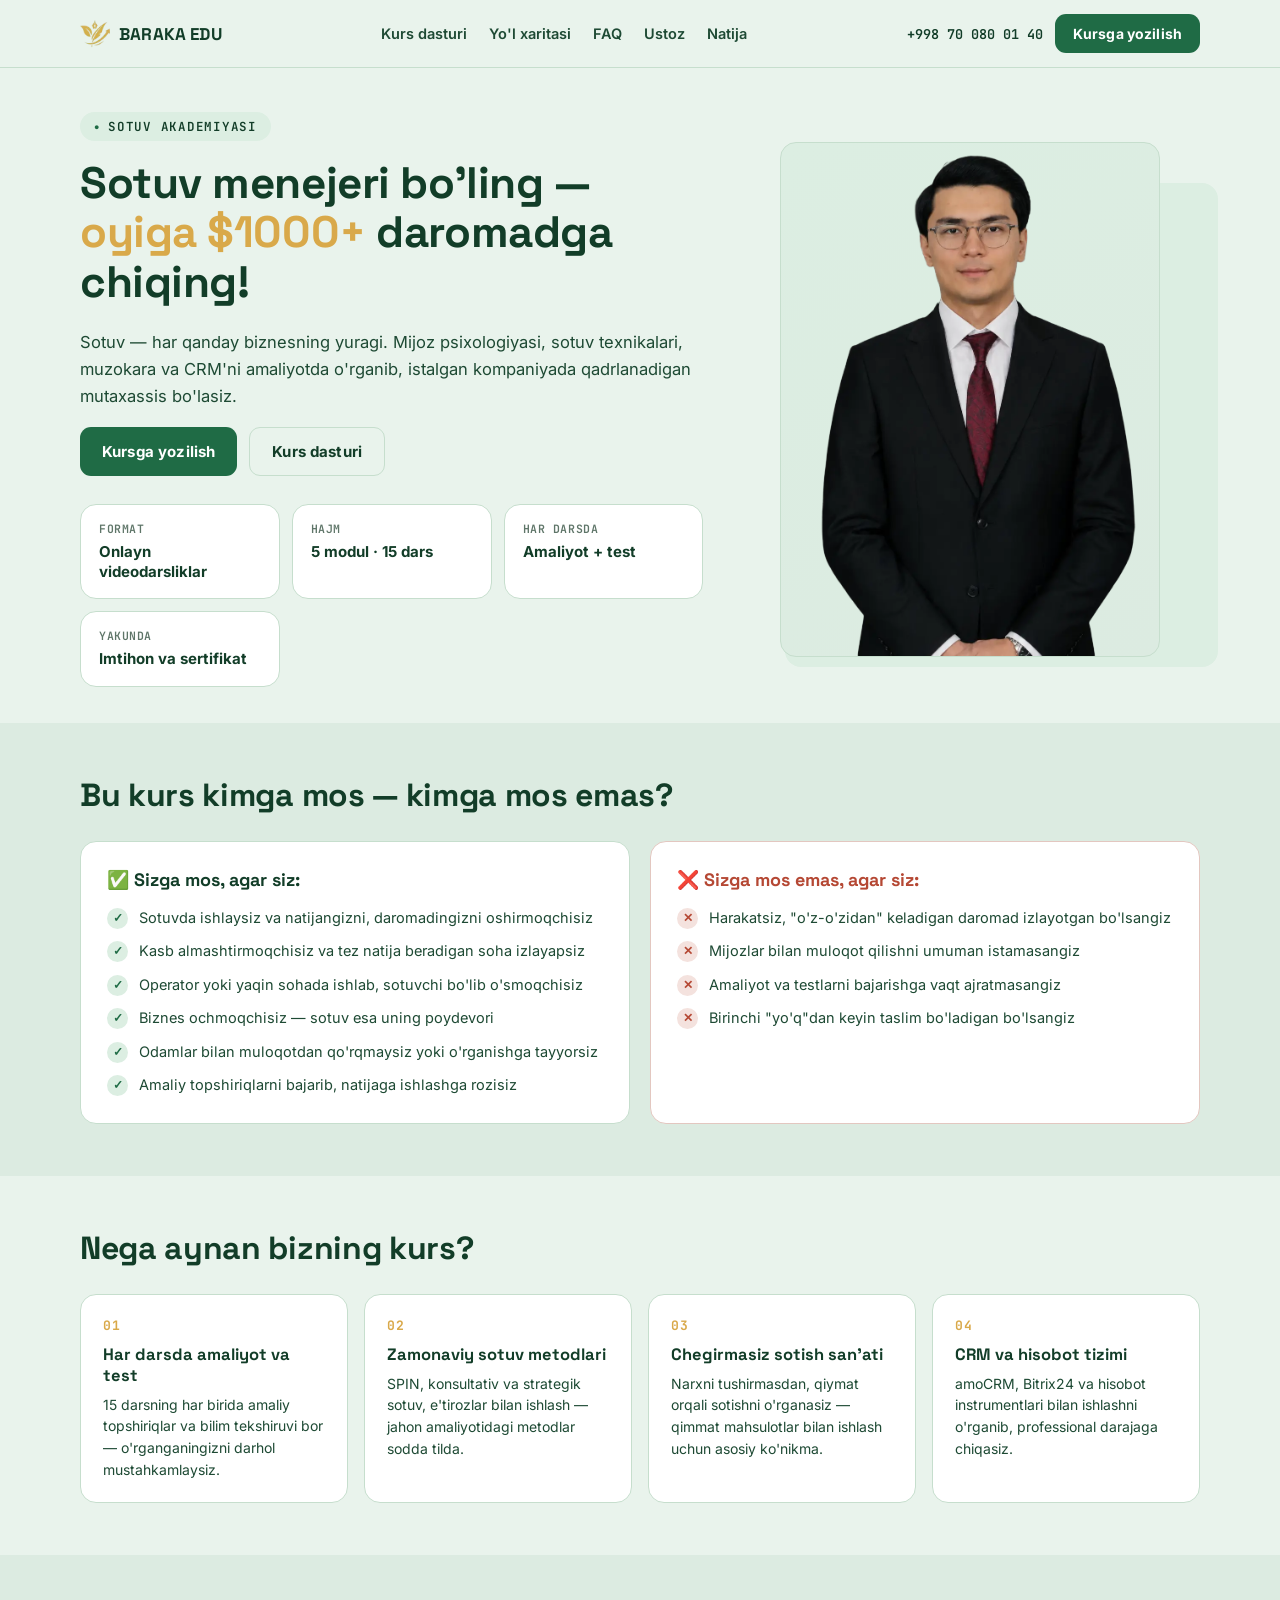
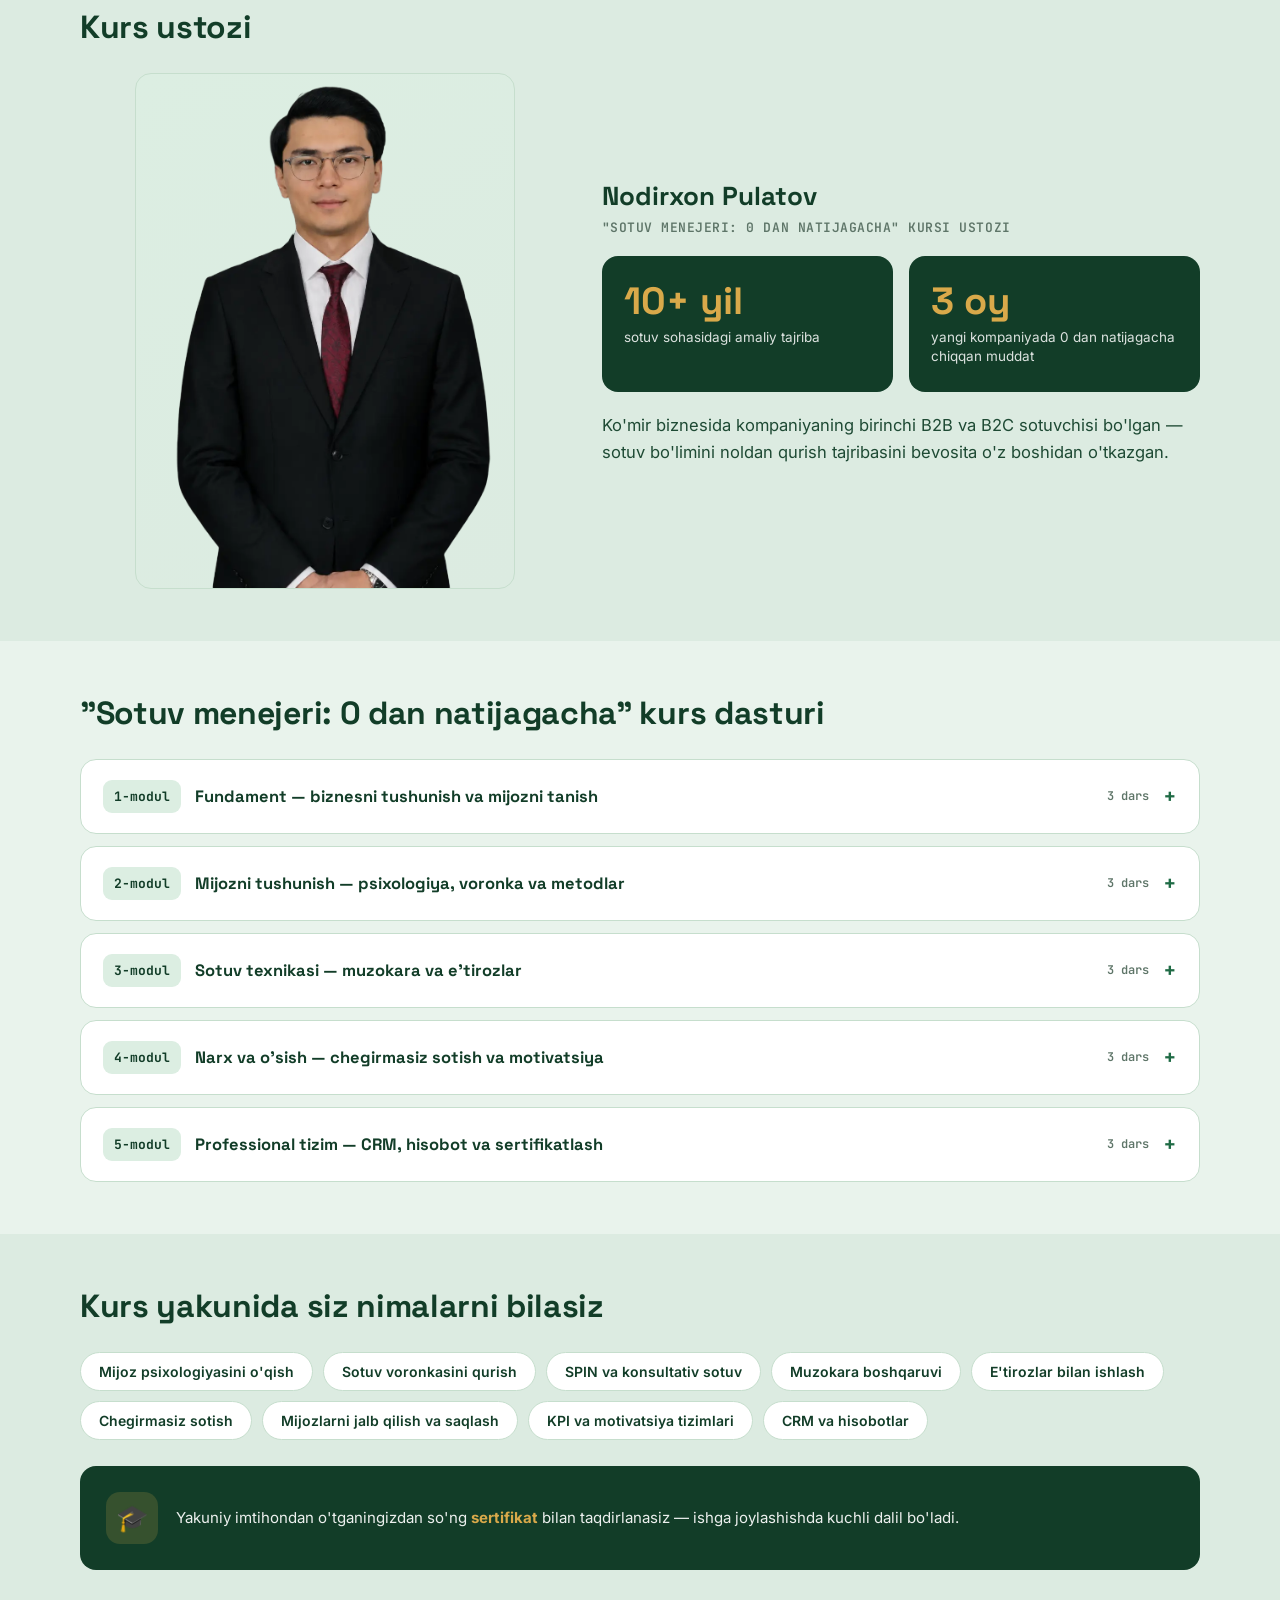
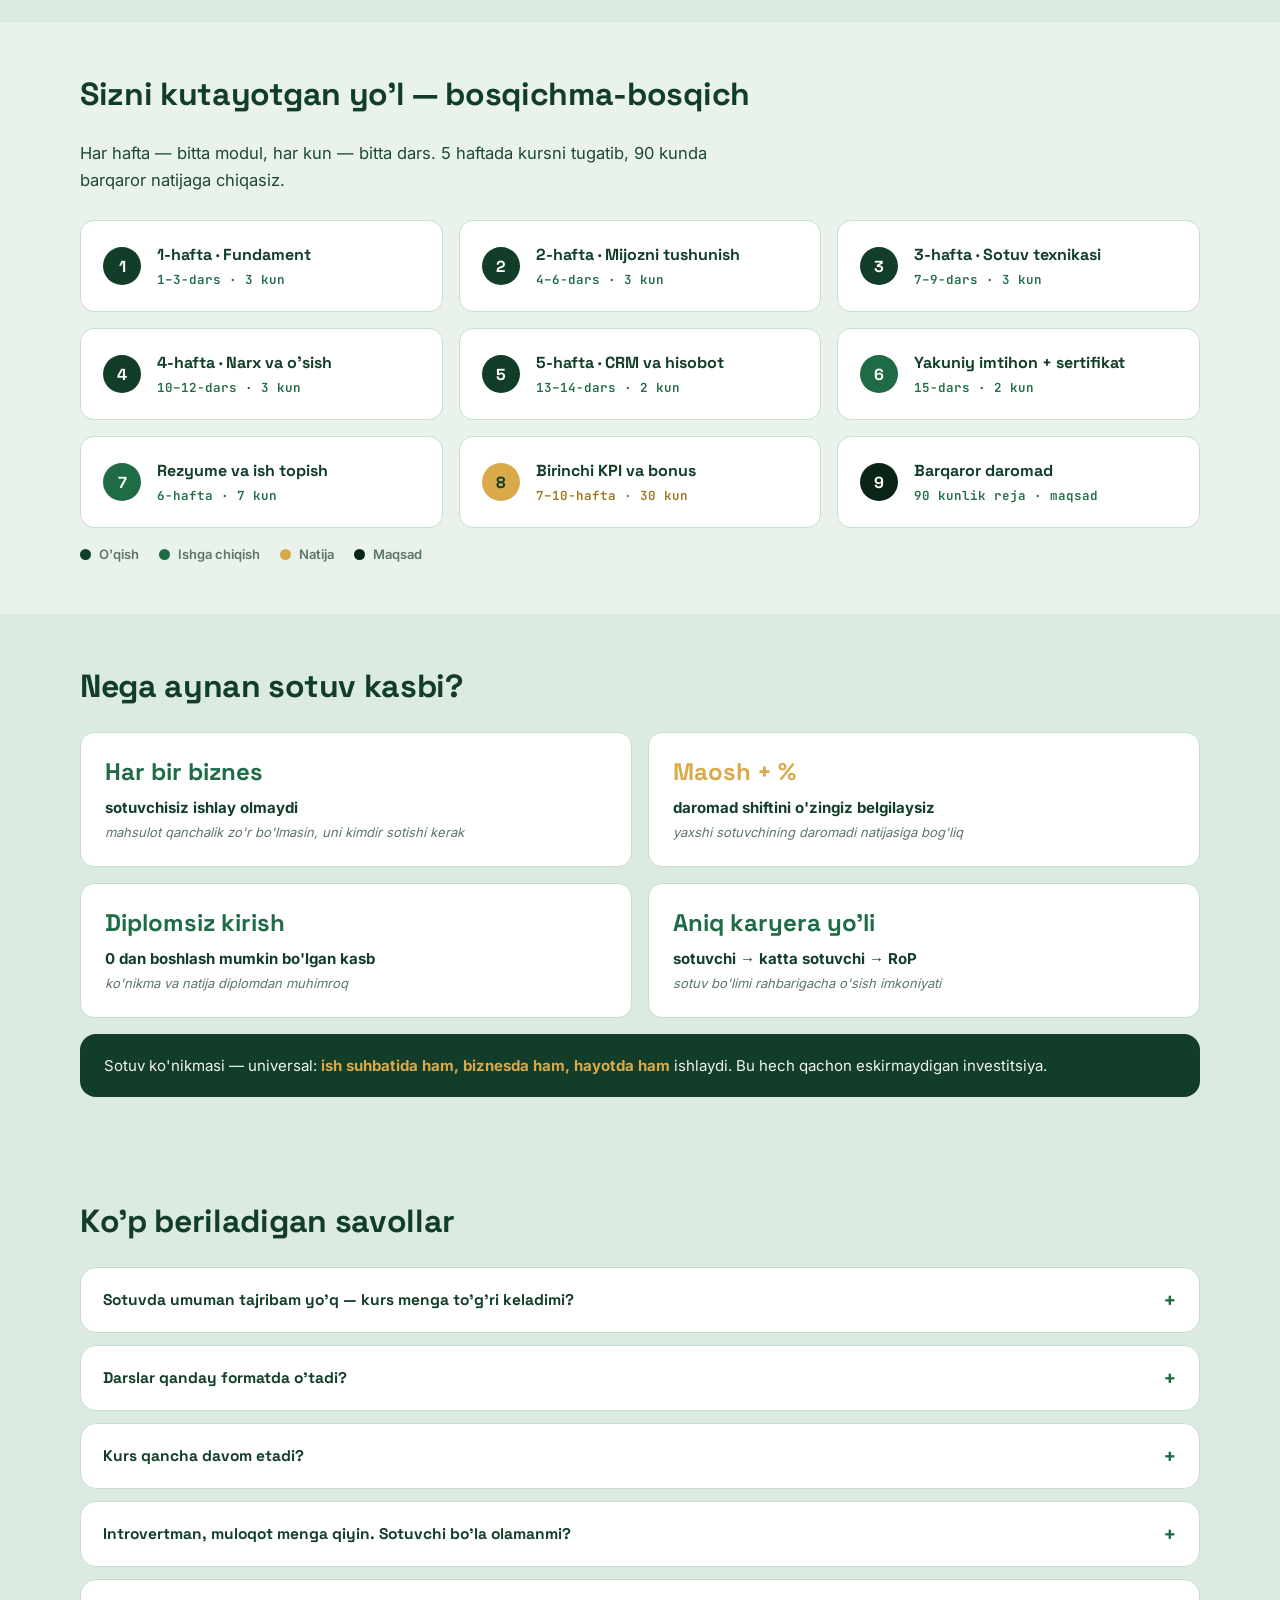
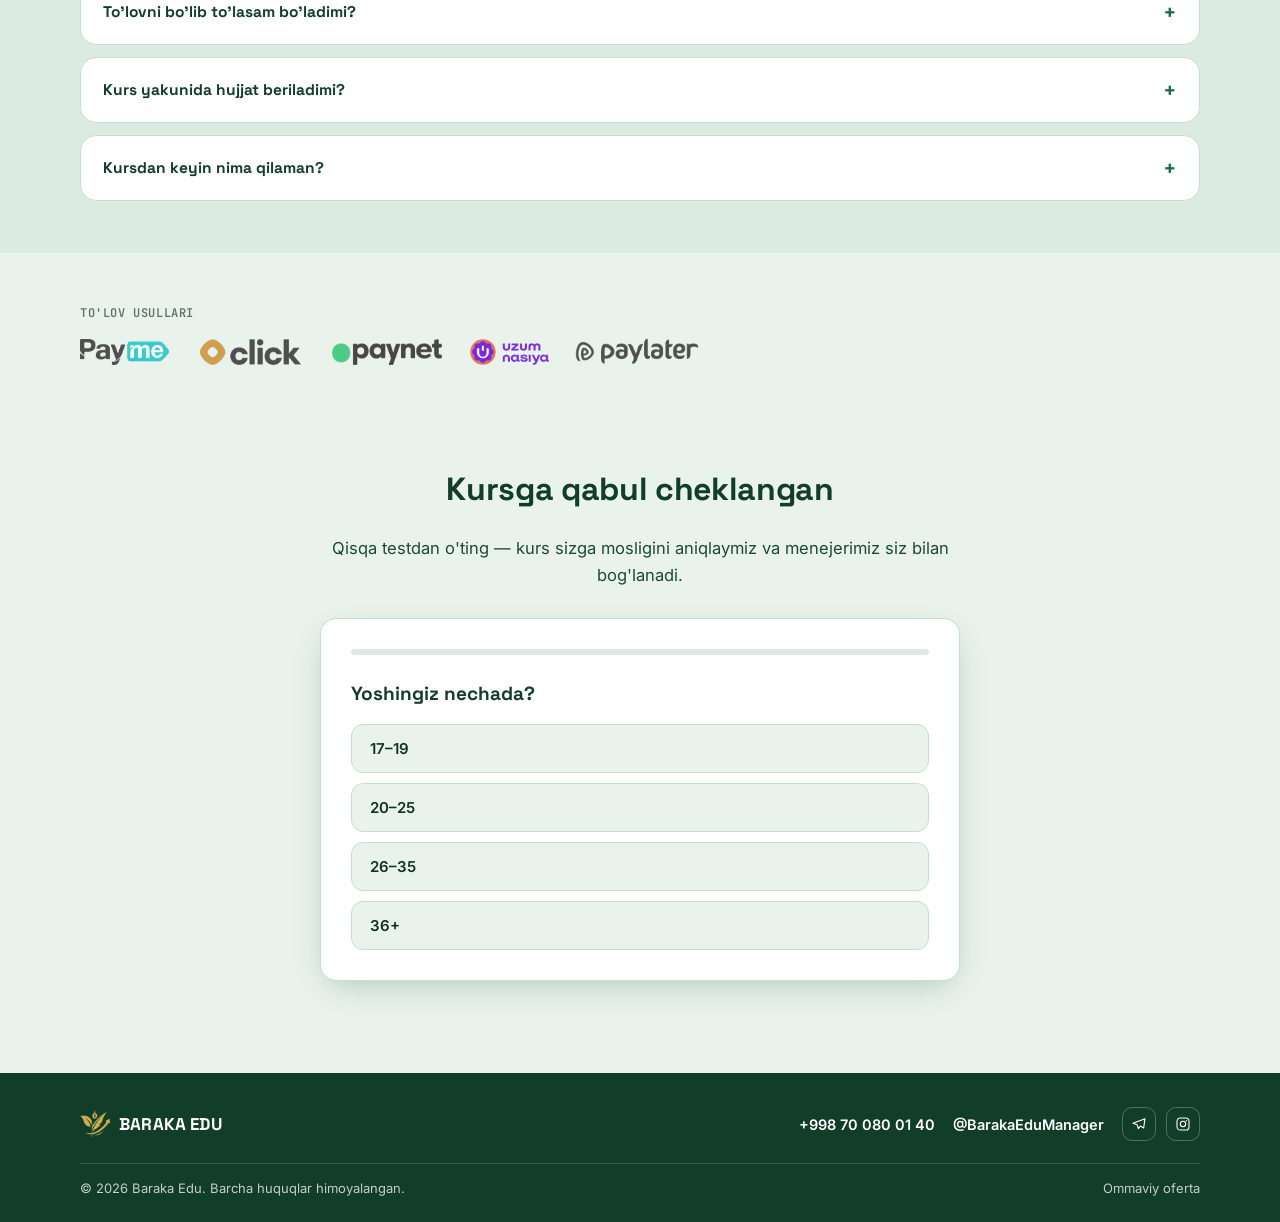
<file: sotuv-menejeri.html>
<!DOCTYPE html>
<html lang="uz">
<head>
<meta charset="UTF-8">
<meta name="viewport" content="width=device-width, initial-scale=1.0">
<title>Sotuv menejeri kursi 0 dan natijagacha | Baraka Edu</title>
<meta name="description" content="Sotuv menejeri kasbini 0 dan o'rganing: 5 modul, 15 dars, mijoz psixologiyasi, sotuv texnikalari, muzokara va CRM. Har darsda amaliyot va test, yakunda sertifikat.">
<meta name="keywords" content="sotuv menejeri kursi, sotuv kursi, CRM, amoCRM, muzokara, sotuv texnikalari">
<meta name="author" content="Baraka Edu">
<meta name="robots" content="index, follow, max-image-preview:large, max-snippet:-1">
<link rel="canonical" href="https://barakaeducation.uz/sotuv-menejeri">
<meta property="og:type" content="website">
<meta property="og:site_name" content="Baraka Edu">
<meta property="og:locale" content="uz_UZ">
<meta property="og:url" content="https://barakaeducation.uz/sotuv-menejeri">
<meta property="og:title" content="Sotuv menejeri kursi 0 dan natijagacha | Baraka Edu">
<meta property="og:description" content="Sotuv menejeri kasbini 0 dan o'rganing: 5 modul, 15 dars, mijoz psixologiyasi, sotuv texnikalari, muzokara va CRM. Har darsda amaliyot va test, yakunda sertifikat.">
<meta property="og:image" content="https://barakaeducation.uz/img/og-image.jpg">
<meta name="twitter:card" content="summary_large_image">
<meta name="twitter:title" content="Sotuv menejeri kursi 0 dan natijagacha | Baraka Edu">
<meta name="twitter:description" content="Sotuv menejeri kasbini 0 dan o'rganing: 5 modul, 15 dars, mijoz psixologiyasi, sotuv texnikalari, muzokara va CRM. Har darsda amaliyot va test, yakunda sertifikat.">
<meta name="twitter:image" content="https://barakaeducation.uz/img/og-image.jpg">
<meta name="theme-color" content="#1F6B45">
<link rel="icon" href="img/favicon.webp" type="image/webp">
<link rel="preload" href="fonts/inter-latin-400-normal.woff2" as="font" type="font/woff2" crossorigin>
<link rel="preload" href="fonts/space-grotesk-latin-700-normal.woff2" as="font" type="font/woff2" crossorigin>
<link rel="stylesheet" href="baraka.css?v=9">
<script type="application/ld+json">
{
 "@context": "https://schema.org",
 "@graph": [
  {
   "@type": "EducationalOrganization",
   "@id": "https://barakaeducation.uz/#org",
   "name": "Baraka Edu",
   "url": "https://barakaeducation.uz",
   "logo": "https://barakaeducation.uz/img/logo.webp",
   "description": "Onlayn ta'lim platformasi: buxgalteriya va sotuv menejeri kurslari.",
   "telephone": "+998700800140",
   "email": "info@barakaeducation.uz",
   "address": {
    "@type": "PostalAddress",
    "addressLocality": "Toshkent",
    "addressCountry": "UZ"
   },
   "sameAs": [
    "https://t.me/barakaedumanager",
    "https://instagram.com/barakaedu"
   ],
   "areaServed": {
    "@type": "Country",
    "name": "Uzbekistan"
   },
   "inLanguage": "uz"
  },
  {
   "@type": "Course",
   "@id": "https://barakaeducation.uz/sotuv-menejeri#course",
   "name": "Sotuv menejeri: 0 dan natijagacha",
   "description": "Sotuv menejeri kasbini noldan o'rganish kursi: mijoz psixologiyasi, sotuv texnikalari, muzokara, e'tirozlar bilan ishlash va CRM. 5 modul, 15 dars.",
   "url": "https://barakaeducation.uz/sotuv-menejeri",
   "provider": {
    "@id": "https://barakaeducation.uz/#org"
   },
   "inLanguage": "uz",
   "educationalLevel": "Beginner",
   "teaches": [
    "Sotuv menejerining biznesdagi o'rni",
    "Mijoz tipologiyasi va psixologiyasi",
    "Sotuv voronkasi",
    "SPIN va konsultativ sotuv metodlari",
    "Muzokara olib borish",
    "E'tirozlar bilan ishlash",
    "Chegirmasiz sotish",
    "KPI va motivatsiya",
    "CRM va hisobot"
   ],
   "hasCourseInstance": {
    "@type": "CourseInstance",
    "courseMode": "online",
    "courseWorkload": "P5W",
    "instructor": {
     "@type": "Person",
     "name": "Nodirxon Pulatov",
     "description": "10+ yillik sotuv tajribasi. Ko'mir biznesida kompaniyaning birinchi B2B va B2C sotuvchisi bo'lgan, yangi kompaniyada 0 dan 3 oyda natijaga chiqqan."
    }
   },
   "numberOfCredits": 15,
   "offers": {
    "@type": "Offer",
    "category": "Paid",
    "availability": "https://schema.org/InStock",
    "priceCurrency": "UZS",
    "url": "https://barakaeducation.uz/sotuv-menejeri"
   }
  },
  {
   "@type": "FAQPage",
   "mainEntity": [
    {
     "@type": "Question",
     "name": "Fundament — biznesni tushunish va mijozni tanish\n          3 dars\n        \n        \n          Sotuv menejerining biznesdagi o'rni, professional standart va mijoz turlari bilan tanishasiz.\n          \n            Biznes xaritasi va sotuv menejerining o'rni\n            Gigiyena, tashqi ko'rinish va sotuv etiketi\n            Mijoz tipologiyasi\n          \n        \n      \n\n      \n        \n          2-modul\n          Mijozni tushunish — psixologiya, voronka va metodlar\n          3 dars\n        \n        \n          Mijoz qanday qaror qabul qiladi, sotuvni tizim sifatida qanday ko'rish kerak — shularni o'rganasiz.\n          \n            Mijoz psixologiyasi\n            Sotuv voronkasi\n            Sotuv metodlari (SPIN, konsultativ, strategik)\n          \n        \n      \n\n      \n        \n          3-modul\n          Sotuv texnikasi — muzokara va e'tirozlar\n          3 dars\n        \n        \n          Kursning eng \"pulli\" qismi: amaliy texnikalar, muzokara boshqaruvi va e'tirozlar bilan ishlash.\n          \n            Samarali sotuv texnikalari\n            Muzokara olib borish qoidalari\n            E'tirozlar bilan samarali ishlash\n          \n        \n      \n\n      \n        \n          4-modul\n          Narx va o'sish — chegirmasiz sotish va motivatsiya\n          3 dars\n        \n        \n          Qiymat orqali sotish, mijozlarni jalb qilish va ushlab qolish, KPI va motivatsiya tizimlari.\n          \n            Chegirmasiz sotish usuli\n            Yangi mijozlarni jalb qilish va ushlab qolish\n            Sotuvda rag'batlantirish va KPI'lar\n          \n        \n      \n\n      \n        \n          5-modul\n          Professional tizim — CRM, hisobot va sertifikatlash\n          3 dars\n        \n        \n          Professional sotuvchining ish tizimi: CRM, hisobotlar va yakuniy imtihon.\n          \n            CRM dasturi bilan ishlash (amoCRM, Bitrix24)\n            Hisobot tayyorlash instrumentlari\n            Yakuniy imtihon va sertifikatlash\n          \n        \n      \n\n    \n  \n\n\n\n\n  \n    Kurs yakunida siz nimalarni bilasiz\n    \n      Mijoz psixologiyasini o'qish\n      Sotuv voronkasini qurish\n      SPIN va konsultativ sotuv\n      Muzokara boshqaruvi\n      E'tirozlar bilan ishlash\n      Chegirmasiz sotish\n      Mijozlarni jalb qilish va saqlash\n      KPI va motivatsiya tizimlari\n      CRM va hisobotlar\n    \n    \n      🎓\n      Yakuniy imtihondan o'tganingizdan so'ng sertifikat bilan taqdirlanasiz — ishga joylashishda kuchli dalil bo'ladi.\n    \n  \n\n\n\n\n  \n    Sizni kutayotgan yo'l — bosqichma-bosqich\n    Har hafta — bitta modul, har kun — bitta dars. 5 haftada kursni tugatib, 90 kunda barqaror natijaga chiqasiz.\n    \n      11-hafta · Fundament1–3-dars · 3 kun\n      22-hafta · Mijozni tushunish4–6-dars · 3 kun\n      33-hafta · Sotuv texnikasi7–9-dars · 3 kun\n      44-hafta · Narx va o'sish10–12-dars · 3 kun\n      55-hafta · CRM va hisobot13–14-dars · 2 kun\n      6Yakuniy imtihon + sertifikat15-dars · 2 kun\n      7Rezyume va ish topish6-hafta · 7 kun\n      8Birinchi KPI va bonus7–10-hafta · 30 kun\n      9Barqaror daromad90 kunlik reja · maqsad\n    \n    \n       O'qish\n       Ishga chiqish\n       Natija\n       Maqsad\n    \n  \n\n\n\n\n  \n    Nega aynan sotuv kasbi?\n    \n      Har bir biznessotuvchisiz ishlay olmaydimahsulot qanchalik zo'r bo'lmasin, uni kimdir sotishi kerak\n      Maosh + %daromad shiftini o'zingiz belgilaysizyaxshi sotuvchining daromadi natijasiga bog'liq\n      Diplomsiz kirish0 dan boshlash mumkin bo'lgan kasbko'nikma va natija diplomdan muhimroq\n      Aniq karyera yo'lisotuvchi → katta sotuvchi → RoPsotuv bo'limi rahbarigacha o'sish imkoniyati\n    \n    Sotuv ko'nikmasi — universal: ish suhbatida ham, biznesda ham, hayotda ham ishlaydi. Bu hech qachon eskirmaydigan investitsiya.\n  \n\n\n\n\n  \n    Ustozdan bepul videolar\n    \n      \n      \n        \n        Sotuv menejeri kim va u qancha topadi?\n      \n      \n        \n        Sotuvchilar yo'l qo'yadigan asosiy xatolar\n      \n      \n        \n        \"Qimmat ekan\" — e'tiroz bilan qanday ishlash kerak?\n      \n    \n  \n\n\n\n\n  \n    Ko'p beriladigan savollar\n    \n      \n        Sotuvda umuman tajribam yo'q — kurs menga to'g'ri keladimi?",
     "acceptedAnswer": {
      "@type": "Answer",
      "text": "Ha. Kurs 0 dan boshlanadi: avval sotuv menejerining biznesdagi o'rni va professional standart, keyin mijoz psixologiyasi va texnikalar. Har dars amaliyot va test bilan mustahkamlanadi."
     }
    },
    {
     "@type": "Question",
     "name": "Darslar qanday formatda o'tadi?",
     "acceptedAnswer": {
      "@type": "Answer",
      "text": "Onlayn videodarsliklar — o'zingizga qulay vaqtda ko'rasiz. Har darsda amaliy topshiriqlar bor, natijalarni kuratorga yuborasiz va fikr-mulohaza olasiz."
     }
    },
    {
     "@type": "Question",
     "name": "Kurs qancha davom etadi?",
     "acceptedAnswer": {
      "@type": "Answer",
      "text": "5 modul, 15 dars. Haftasiga bitta modul tezligida o'qisangiz, asosiy qism 5 haftada tugaydi. Roadmap'da har bosqich muddati ko'rsatilgan."
     }
    },
    {
     "@type": "Question",
     "name": "Introvertman, muloqot menga qiyin. Sotuvchi bo'la olamanmi?",
     "acceptedAnswer": {
      "@type": "Answer",
      "text": "Sotuv — tug'ma iste'dod emas, o'rganiladigan tizim. Kursda tayyor skriptlar, savol berish texnikalari va muzokara qoidalari beriladi — \"gapga chechanlik\" emas, tizim natija beradi."
     }
    },
    {
     "@type": "Question",
     "name": "To'lovni bo'lib to'lasam bo'ladimi?",
     "acceptedAnswer": {
      "@type": "Answer",
      "text": "Ha. Naqd to'lovdan tashqari nasiya orqali bo'lib to'lash imkoniyati bor — Payme, Click, Paynet, Uzum Nasiya va Paylater orqali."
     }
    },
    {
     "@type": "Question",
     "name": "Kurs yakunida hujjat beriladimi?",
     "acceptedAnswer": {
      "@type": "Answer",
      "text": "Ha. Yakuniy imtihondan o'tganingizdan so'ng sertifikat bilan taqdirlanasiz. Imtihon amaliy bo'ladi — real sotuv vaziyati bo'yicha 5 mezon asosida baholanasiz."
     }
    },
    {
     "@type": "Question",
     "name": "Kursdan keyin nima qilaman?",
     "acceptedAnswer": {
      "@type": "Answer",
      "text": "Kurs yakunida 90 kunlik shaxsiy rivojlanish rejangizni tuzasiz: rezyume, ish topish va birinchi natijalargacha aniq qadamlar bilan."
     }
    }
   ]
  },
  {
   "@type": "BreadcrumbList",
   "itemListElement": [
    {
     "@type": "ListItem",
     "position": 1,
     "name": "Bosh sahifa",
     "item": "https://barakaeducation.uz/"
    },
    {
     "@type": "ListItem",
     "position": 2,
     "name": "Sotuv menejeri: 0 dan natijagacha",
     "item": "https://barakaeducation.uz/sotuv-menejeri"
    }
   ]
  }
 ]
}
</script>
</head>
<body id="top">

<header>
  <div class="header-inner">
    <a class="brand" href="/">
      <img loading="eager" decoding="async" width="82" height="82" src="img/logo.webp" alt="Baraka Edu">
      BARAKA EDU
    </a>
    <nav class="mainnav">
      <a href="#dastur">Kurs dasturi</a>
      <a href="#yol">Yo'l xaritasi</a>
      <a href="#faq">FAQ</a>
      <a href="#ustoz">Ustoz</a>
      <a href="#natija">Natija</a>
    </nav>
    <div class="header-cta">
      <a class="header-phone" href="tel:+998700800140">+998 70 080 01 40</a>
      <a class="btn btn-primary btn-sm" href="#quiz-section">Kursga yozilish</a>
    </div>
  </div>
</header>

<!-- HERO -->
<section class="hero">
  <div class="wrap">
    <div class="hero-grid">
      <div>
        <span class="eyebrow">Sotuv Akademiyasi</span>
        <h1>Sotuv menejeri bo'ling — <span class="gold">oyiga $1000+</span> daromadga chiqing!</h1>
        <p class="lead">Sotuv — har qanday biznesning yuragi. Mijoz psixologiyasi, sotuv texnikalari, muzokara va CRM'ni amaliyotda o'rganib, istalgan kompaniyada qadrlanadigan mutaxassis bo'lasiz.</p>
        <div class="hero-actions">
          <a class="btn btn-primary" href="#quiz-section">Kursga yozilish</a>
          <a class="btn btn-ghost" href="#dastur">Kurs dasturi</a>
        </div>
        <div class="facts">
          <div class="fact"><div class="k">Format</div><div class="v">Onlayn videodarsliklar</div></div>
          <div class="fact"><div class="k">Hajm</div><div class="v">5 modul · 15 dars</div></div>
          <div class="fact"><div class="k">Har darsda</div><div class="v">Amaliyot + test</div></div>
          <div class="fact"><div class="k">Yakunda</div><div class="v">Imtihon va sertifikat</div></div>
        </div>
      </div>
      <div class="hero-photo">
        <div class="speaker-ph hero-ph" role="img" aria-label="Nodirxon Pulatov"><img src="img/NNN.webp" alt="Nodirxon Pulatov"></div>
      </div>
    </div>
  </div>
</section>

<!-- KIMGA MOS / MOS EMAS -->
<section class="section section-alt">
  <div class="wrap">
    <h2 class="section-title">Bu kurs kimga mos — kimga mos emas?</h2>
    <div class="fit-grid">
      <div class="fit-col">
        <h3>✅ Sizga mos, agar siz:</h3>
        <ul>
          <li>Sotuvda ishlaysiz va natijangizni, daromadingizni oshirmoqchisiz</li>
          <li>Kasb almashtirmoqchisiz va tez natija beradigan soha izlayapsiz</li>
          <li>Operator yoki yaqin sohada ishlab, sotuvchi bo'lib o'smoqchisiz</li>
          <li>Biznes ochmoqchisiz — sotuv esa uning poydevori</li>
          <li>Odamlar bilan muloqotdan qo'rqmaysiz yoki o'rganishga tayyorsiz</li>
          <li>Amaliy topshiriqlarni bajarib, natijaga ishlashga rozisiz</li>
        </ul>
      </div>
      <div class="fit-col no">
        <h3>❌ Sizga mos emas, agar siz:</h3>
        <ul>
          <li>Harakatsiz, "o'z-o'zidan" keladigan daromad izlayotgan bo'lsangiz</li>
          <li>Mijozlar bilan muloqot qilishni umuman istamasangiz</li>
          <li>Amaliyot va testlarni bajarishga vaqt ajratmasangiz</li>
          <li>Birinchi "yo'q"dan keyin taslim bo'ladigan bo'lsangiz</li>
        </ul>
      </div>
    </div>
  </div>
</section>

<!-- NEGA BIZ -->
<section class="section">
  <div class="wrap">
    <h2 class="section-title">Nega aynan bizning kurs?</h2>
    <div class="adv-grid">
      <div class="adv">
        <div class="num">01</div>
        <h4>Har darsda amaliyot va test</h4>
        <p>15 darsning har birida amaliy topshiriqlar va bilim tekshiruvi bor — o'rganganingizni darhol mustahkamlaysiz.</p>
      </div>
      <div class="adv">
        <div class="num">02</div>
        <h4>Zamonaviy sotuv metodlari</h4>
        <p>SPIN, konsultativ va strategik sotuv, e'tirozlar bilan ishlash — jahon amaliyotidagi metodlar sodda tilda.</p>
      </div>
      <div class="adv">
        <div class="num">03</div>
        <h4>Chegirmasiz sotish san'ati</h4>
        <p>Narxni tushirmasdan, qiymat orqali sotishni o'rganasiz — qimmat mahsulotlar bilan ishlash uchun asosiy ko'nikma.</p>
      </div>
      <div class="adv">
        <div class="num">04</div>
        <h4>CRM va hisobot tizimi</h4>
        <p>amoCRM, Bitrix24 va hisobot instrumentlari bilan ishlashni o'rganib, professional darajaga chiqasiz.</p>
      </div>
    </div>
  </div>
</section>

<!-- USTOZ -->
<section class="section section-alt" id="ustoz">
  <div class="wrap">
    <h2 class="section-title">Kurs ustozi</h2>
    <div class="speakers-grid" style="grid-template-columns:minmax(0,0.9fr) minmax(0,1.1fr);align-items:center;gap:32px;">
      <div class="hero-photo">
        <div class="speaker-ph hero-ph" role="img" aria-label="Nodirxon Pulatov"><img src="img/NNN.webp" alt="Nodirxon Pulatov"></div>
      </div>
      <div>
        <h3 style="font-family:var(--display);font-size:26px;color:var(--green-deep);margin:0 0 6px;">Nodirxon Pulatov</h3>
        <div class="role" style="font-family:var(--mono);font-size:13px;color:var(--muted);text-transform:uppercase;letter-spacing:0.04em;margin-bottom:20px;">"Sotuv menejeri: 0 dan natijagacha" kursi ustozi</div>
        <div class="stats" style="margin-top:0;">
          <div class="stat"><div class="n">10+ yil</div><div class="l">sotuv sohasidagi amaliy tajriba</div></div>
          <div class="stat"><div class="n">3 oy</div><div class="l">yangi kompaniyada 0 dan natijagacha chiqqan muddat</div></div>
        </div>
        <p class="lead" style="margin-top:20px;">Ko'mir biznesida kompaniyaning birinchi B2B va B2C sotuvchisi bo'lgan — sotuv bo'limini noldan qurish tajribasini bevosita o'z boshidan o'tkazgan.</p>
      </div>
    </div>
  </div>
</section>

<!-- DASTUR -->
<section class="section" id="dastur">
  <div class="wrap">
    <h2 class="section-title">"Sotuv menejeri: 0 dan natijagacha" kurs dasturi</h2>
    <div class="program">

      <details class="mod" name="prog">
        <summary>
          <span class="mnum">1-modul</span>
          <span class="mtitle">Fundament — biznesni tushunish va mijozni tanish</span>
          <span class="mcount">3 dars</span>
        </summary>
        <div class="mbody">
          <p>Sotuv menejerining biznesdagi o'rni, professional standart va mijoz turlari bilan tanishasiz.</p>
          <ol>
            <li>Biznes xaritasi va sotuv menejerining o'rni</li>
            <li>Gigiyena, tashqi ko'rinish va sotuv etiketi</li>
            <li>Mijoz tipologiyasi</li>
          </ol>
        </div>
      </details>

      <details class="mod" name="prog">
        <summary>
          <span class="mnum">2-modul</span>
          <span class="mtitle">Mijozni tushunish — psixologiya, voronka va metodlar</span>
          <span class="mcount">3 dars</span>
        </summary>
        <div class="mbody">
          <p>Mijoz qanday qaror qabul qiladi, sotuvni tizim sifatida qanday ko'rish kerak — shularni o'rganasiz.</p>
          <ol>
            <li>Mijoz psixologiyasi</li>
            <li>Sotuv voronkasi</li>
            <li>Sotuv metodlari (SPIN, konsultativ, strategik)</li>
          </ol>
        </div>
      </details>

      <details class="mod" name="prog">
        <summary>
          <span class="mnum">3-modul</span>
          <span class="mtitle">Sotuv texnikasi — muzokara va e'tirozlar</span>
          <span class="mcount">3 dars</span>
        </summary>
        <div class="mbody">
          <p>Kursning eng "pulli" qismi: amaliy texnikalar, muzokara boshqaruvi va e'tirozlar bilan ishlash.</p>
          <ol>
            <li>Samarali sotuv texnikalari</li>
            <li>Muzokara olib borish qoidalari</li>
            <li>E'tirozlar bilan samarali ishlash</li>
          </ol>
        </div>
      </details>

      <details class="mod" name="prog">
        <summary>
          <span class="mnum">4-modul</span>
          <span class="mtitle">Narx va o'sish — chegirmasiz sotish va motivatsiya</span>
          <span class="mcount">3 dars</span>
        </summary>
        <div class="mbody">
          <p>Qiymat orqali sotish, mijozlarni jalb qilish va ushlab qolish, KPI va motivatsiya tizimlari.</p>
          <ol>
            <li>Chegirmasiz sotish usuli</li>
            <li>Yangi mijozlarni jalb qilish va ushlab qolish</li>
            <li>Sotuvda rag'batlantirish va KPI'lar</li>
          </ol>
        </div>
      </details>

      <details class="mod" name="prog">
        <summary>
          <span class="mnum">5-modul</span>
          <span class="mtitle">Professional tizim — CRM, hisobot va sertifikatlash</span>
          <span class="mcount">3 dars</span>
        </summary>
        <div class="mbody">
          <p>Professional sotuvchining ish tizimi: CRM, hisobotlar va yakuniy imtihon.</p>
          <ol>
            <li>CRM dasturi bilan ishlash (amoCRM, Bitrix24)</li>
            <li>Hisobot tayyorlash instrumentlari</li>
            <li>Yakuniy imtihon va sertifikatlash</li>
          </ol>
        </div>
      </details>

    </div>
  </div>
</section>

<!-- NATIJA -->
<section class="section section-alt" id="natija">
  <div class="wrap">
    <h2 class="section-title">Kurs yakunida siz nimalarni bilasiz</h2>
    <div class="skills">
      <span class="skill">Mijoz psixologiyasini o'qish</span>
      <span class="skill">Sotuv voronkasini qurish</span>
      <span class="skill">SPIN va konsultativ sotuv</span>
      <span class="skill">Muzokara boshqaruvi</span>
      <span class="skill">E'tirozlar bilan ishlash</span>
      <span class="skill">Chegirmasiz sotish</span>
      <span class="skill">Mijozlarni jalb qilish va saqlash</span>
      <span class="skill">KPI va motivatsiya tizimlari</span>
      <span class="skill">CRM va hisobotlar</span>
    </div>
    <div class="cert">
      <div class="ic">🎓</div>
      <p>Yakuniy imtihondan o'tganingizdan so'ng <b>sertifikat</b> bilan taqdirlanasiz — ishga joylashishda kuchli dalil bo'ladi.</p>
    </div>
  </div>
</section>

<!-- ROADMAP -->
<section class="section" id="yol">
  <div class="wrap">
    <h2 class="section-title">Sizni kutayotgan yo'l — bosqichma-bosqich</h2>
    <p class="lead" style="margin-bottom:26px;">Har hafta — bitta modul, har kun — bitta dars. 5 haftada kursni tugatib, 90 kunda barqaror natijaga chiqasiz.</p>
    <div class="roadmap">
      <div class="rstep t-study"><div class="dot">1</div><div class="rbody"><h4>1-hafta · Fundament</h4><div class="dur">1–3-dars · 3 kun</div></div></div>
      <div class="rstep t-study"><div class="dot">2</div><div class="rbody"><h4>2-hafta · Mijozni tushunish</h4><div class="dur">4–6-dars · 3 kun</div></div></div>
      <div class="rstep t-study"><div class="dot">3</div><div class="rbody"><h4>3-hafta · Sotuv texnikasi</h4><div class="dur">7–9-dars · 3 kun</div></div></div>
      <div class="rstep t-study"><div class="dot">4</div><div class="rbody"><h4>4-hafta · Narx va o'sish</h4><div class="dur">10–12-dars · 3 kun</div></div></div>
      <div class="rstep t-study"><div class="dot">5</div><div class="rbody"><h4>5-hafta · CRM va hisobot</h4><div class="dur">13–14-dars · 2 kun</div></div></div>
      <div class="rstep t-work"><div class="dot">6</div><div class="rbody"><h4>Yakuniy imtihon + sertifikat</h4><div class="dur">15-dars · 2 kun</div></div></div>
      <div class="rstep t-work"><div class="dot">7</div><div class="rbody"><h4>Rezyume va ish topish</h4><div class="dur">6-hafta · 7 kun</div></div></div>
      <div class="rstep t-result"><div class="dot">8</div><div class="rbody"><h4>Birinchi KPI va bonus</h4><div class="dur">7–10-hafta · 30 kun</div></div></div>
      <div class="rstep t-goal"><div class="dot">9</div><div class="rbody"><h4>Barqaror daromad</h4><div class="dur">90 kunlik reja · maqsad</div></div></div>
    </div>
    <div class="roadmap-legend">
      <span><i style="background:var(--green-deep)"></i> O'qish</span>
      <span><i style="background:var(--green)"></i> Ishga chiqish</span>
      <span><i style="background:var(--gold)"></i> Natija</span>
      <span><i style="background:#0B2418"></i> Maqsad</span>
    </div>
  </div>
</section>

<!-- NEGA SOTUV / SOCIAL PROOF -->
<section class="section section-alt">
  <div class="wrap">
    <h2 class="section-title">Nega aynan sotuv kasbi?</h2>
    <div class="proof-grid">
      <div class="proof"><div class="n txt">Har bir biznes</div><div class="t">sotuvchisiz ishlay olmaydi</div><div class="s">mahsulot qanchalik zo'r bo'lmasin, uni kimdir sotishi kerak</div></div>
      <div class="proof gold"><div class="n txt">Maosh + %</div><div class="t">daromad shiftini o'zingiz belgilaysiz</div><div class="s">yaxshi sotuvchining daromadi natijasiga bog'liq</div></div>
      <div class="proof"><div class="n txt">Diplomsiz kirish</div><div class="t">0 dan boshlash mumkin bo'lgan kasb</div><div class="s">ko'nikma va natija diplomdan muhimroq</div></div>
      <div class="proof"><div class="n txt">Aniq karyera yo'li</div><div class="t">sotuvchi → katta sotuvchi → RoP</div><div class="s">sotuv bo'limi rahbarigacha o'sish imkoniyati</div></div>
    </div>
    <div class="proof-banner">Sotuv ko'nikmasi — universal: <b>ish suhbatida ham, biznesda ham, hayotda ham</b> ishlaydi. Bu hech qachon eskirmaydigan investitsiya.</div>
  </div>
</section>

<!-- VIDEO — раскомментируй style, когда появятся ролики по курсу продаж.
     Ролики с бухгалтерского курса сюда ставить нельзя: это отзывы других учеников. -->
<section class="section" style="display:none">
  <div class="wrap">
    <h2 class="section-title">Ustozdan bepul videolar</h2>
    <div class="video-grid">
      <!-- ЗАМЕНИ VIDEO_ID_1..3 на ID роликов с YouTube-канала -->
      <div class="video-item">
        <div class="frame"><iframe src="https://www.youtube-nocookie.com/embed/VIDEO_ID_1" title="Sotuv menejeri kim?" loading="lazy" allowfullscreen></iframe></div>
        <div class="cap">Sotuv menejeri kim va u qancha topadi?</div>
      </div>
      <div class="video-item">
        <div class="frame"><iframe src="https://www.youtube-nocookie.com/embed/VIDEO_ID_2" title="Sotuvchilar xatolari" loading="lazy" allowfullscreen></iframe></div>
        <div class="cap">Sotuvchilar yo'l qo'yadigan asosiy xatolar</div>
      </div>
      <div class="video-item">
        <div class="frame"><iframe src="https://www.youtube-nocookie.com/embed/VIDEO_ID_3" title="E'tirozlar bilan ishlash" loading="lazy" allowfullscreen></iframe></div>
        <div class="cap">"Qimmat ekan" — e'tiroz bilan qanday ishlash kerak?</div>
      </div>
    </div>
  </div>
</section>

<!-- FAQ -->
<section class="section section-alt faq" id="faq">
  <div class="wrap">
    <h2 class="section-title">Ko'p beriladigan savollar</h2>
    <div class="program">
      <details class="mod" name="faq">
        <summary><span class="mtitle">Sotuvda umuman tajribam yo'q — kurs menga to'g'ri keladimi?</span></summary>
        <div class="mbody"><p>Ha. Kurs 0 dan boshlanadi: avval sotuv menejerining biznesdagi o'rni va professional standart, keyin mijoz psixologiyasi va texnikalar. Har dars amaliyot va test bilan mustahkamlanadi.</p></div>
      </details>
      <details class="mod" name="faq">
        <summary><span class="mtitle">Darslar qanday formatda o'tadi?</span></summary>
        <div class="mbody"><p>Onlayn videodarsliklar — o'zingizga qulay vaqtda ko'rasiz. Har darsda amaliy topshiriqlar bor, natijalarni kuratorga yuborasiz va fikr-mulohaza olasiz.</p></div>
      </details>
      <details class="mod" name="faq">
        <summary><span class="mtitle">Kurs qancha davom etadi?</span></summary>
        <div class="mbody"><p>5 modul, 15 dars. Haftasiga bitta modul tezligida o'qisangiz, asosiy qism 5 haftada tugaydi. Roadmap'da har bosqich muddati ko'rsatilgan.</p></div>
      </details>
      <details class="mod" name="faq">
        <summary><span class="mtitle">Introvertman, muloqot menga qiyin. Sotuvchi bo'la olamanmi?</span></summary>
        <div class="mbody"><p>Sotuv — tug'ma iste'dod emas, o'rganiladigan tizim. Kursda tayyor skriptlar, savol berish texnikalari va muzokara qoidalari beriladi — "gapga chechanlik" emas, tizim natija beradi.</p></div>
      </details>
      <details class="mod" name="faq">
        <summary><span class="mtitle">To'lovni bo'lib to'lasam bo'ladimi?</span></summary>
        <div class="mbody"><p>Ha. Naqd to'lovdan tashqari nasiya orqali bo'lib to'lash imkoniyati bor — Payme, Click, Paynet, Uzum Nasiya va Paylater orqali.</p></div>
      </details>
      <details class="mod" name="faq">
        <summary><span class="mtitle">Kurs yakunida hujjat beriladimi?</span></summary>
        <div class="mbody"><p>Ha. Yakuniy imtihondan o'tganingizdan so'ng sertifikat bilan taqdirlanasiz. Imtihon amaliy bo'ladi — real sotuv vaziyati bo'yicha 5 mezon asosida baholanasiz.</p></div>
      </details>
      <details class="mod" name="faq">
        <summary><span class="mtitle">Kursdan keyin nima qilaman?</span></summary>
        <div class="mbody"><p>Kurs yakunida 90 kunlik shaxsiy rivojlanish rejangizni tuzasiz: rezyume, ish topish va birinchi natijalargacha aniq qadamlar bilan.</p></div>
      </details>
    </div>
  </div>
</section>

<section class="section"><div class="wrap">
    <div class="pays" style="margin-top:0;border-top:none;padding-top:0;">
      <div class="pays-label">To'lov usullari</div>
      <img loading="lazy" decoding="async" width="267" height="78" src="img/payme.webp" alt="Payme">
      <img loading="lazy" decoding="async" width="334" height="78" src="img/click.webp" alt="Click" style="filter:invert(0.8);">
      <img loading="lazy" decoding="async" width="334" height="78" src="img/paynet.webp" alt="Paynet">
      <img loading="lazy" decoding="async" width="238" height="78" src="img/Uzum_Nasiya-01.webp" alt="Uzum Nasiya">
      <img loading="lazy" decoding="async" width="375" height="78" src="img/paylater.webp" alt="Paylater" style="filter:invert(0.8);">
    </div>
  </div></section>

<!-- QUIZ -->
<section class="section" id="quiz-section">
  <div class="wrap">
    <h2 class="section-title" style="text-align:center;">Kursga qabul cheklangan</h2>
    <p class="lead" style="text-align:center;margin:0 auto 28px;">Qisqa testdan o'ting — kurs sizga mosligini aniqlaymiz va menejerimiz siz bilan bog'lanadi.</p>
    <div class="quiz-card" id="quiz">
      <div class="quiz-progress"><i style="width:0%"></i></div>
      <div class="quiz-steps"></div>
    </div>
  </div>
</section>

<footer id="contact">
  <div class="wrap">
    <div class="footer-grid">
      <a class="brand" href="/">
        <img loading="eager" decoding="async" width="82" height="82" src="img/logo.webp" alt="Baraka Edu">
        BARAKA EDU
      </a>
      <div class="footer-contact">
        <a href="tel:+998700800140">+998 70 080 01 40</a>
        <a href="https://t.me/barakaedumanager">@BarakaEduManager</a>
        <div class="footer-social">
          <a href="https://t.me/barakaedumanager" aria-label="Telegram" target="_blank" rel="noopener">
            <svg width="16" height="16" viewBox="0 0 24 24" fill="none"><path d="M21 4L3 11l6 2 2 6 3-4 5 3 2-14z" stroke="currentColor" stroke-width="1.6" stroke-linejoin="round"/></svg>
          </a>
          <a href="https://instagram.com/barakaedu" aria-label="Instagram" target="_blank" rel="noopener">
            <svg width="16" height="16" viewBox="0 0 24 24" fill="none"><rect x="3" y="3" width="18" height="18" rx="5" stroke="currentColor" stroke-width="1.6"/><circle cx="12" cy="12" r="4" stroke="currentColor" stroke-width="1.6"/><circle cx="17" cy="7" r="1" fill="currentColor"/></svg>
          </a>
        </div>
      </div>
    </div>
    <div class="footer-bottom">
      <span>© 2026 Baraka Edu. Barcha huquqlar himoyalangan.</span>
      <a href="/shartnoma">Ommaviy oferta</a>
    </div>
  </div>
</footer>

<script src="lead.js?v=6" defer></script>
<script src="quiz-sotuv.js?v=5" defer></script>
</body>
</html>
</file>
<file: baraka.css>
/* ============================================================
   SELF-HOSTED FONTS — без внешних запросов к Google
   font-display:swap → текст виден сразу
   ============================================================ */
@font-face{font-family:'Inter';font-style:normal;font-weight:400;font-display:swap;src:url('fonts/inter-latin-400-normal.woff2') format('woff2');unicode-range:U+0000-00FF,U+0131,U+0152-0153,U+02BB-02BC,U+02C6,U+02DA,U+02DC,U+2000-206F,U+2074,U+20AC,U+2122,U+2191,U+2193,U+2212,U+2215,U+FEFF,U+FFFD;}
@font-face{font-family:'Inter';font-style:normal;font-weight:400;font-display:swap;src:url('fonts/inter-latin-ext-400-normal.woff2') format('woff2');unicode-range:U+0100-024F,U+0259,U+1E00-1EFF,U+2020,U+20A0-20AB,U+20AD-20CF,U+2113,U+2C60-2C7F,U+A720-A7FF;}
@font-face{font-family:'Inter';font-style:normal;font-weight:600;font-display:swap;src:url('fonts/inter-latin-600-normal.woff2') format('woff2');unicode-range:U+0000-00FF,U+0131,U+0152-0153,U+02BB-02BC,U+02C6,U+02DA,U+02DC,U+2000-206F,U+2074,U+20AC,U+2122,U+2191,U+2193,U+2212,U+2215,U+FEFF,U+FFFD;}
@font-face{font-family:'Inter';font-style:normal;font-weight:600;font-display:swap;src:url('fonts/inter-latin-ext-600-normal.woff2') format('woff2');unicode-range:U+0100-024F,U+0259,U+1E00-1EFF,U+2020,U+20A0-20AB,U+20AD-20CF,U+2113,U+2C60-2C7F,U+A720-A7FF;}
@font-face{font-family:'Inter';font-style:normal;font-weight:700;font-display:swap;src:url('fonts/inter-latin-700-normal.woff2') format('woff2');unicode-range:U+0000-00FF,U+0131,U+0152-0153,U+02BB-02BC,U+02C6,U+02DA,U+02DC,U+2000-206F,U+2074,U+20AC,U+2122,U+2191,U+2193,U+2212,U+2215,U+FEFF,U+FFFD;}
@font-face{font-family:'Inter';font-style:normal;font-weight:700;font-display:swap;src:url('fonts/inter-latin-ext-700-normal.woff2') format('woff2');unicode-range:U+0100-024F,U+0259,U+1E00-1EFF,U+2020,U+20A0-20AB,U+20AD-20CF,U+2113,U+2C60-2C7F,U+A720-A7FF;}
@font-face{font-family:'Space Grotesk';font-style:normal;font-weight:600;font-display:swap;src:url('fonts/space-grotesk-latin-600-normal.woff2') format('woff2');unicode-range:U+0000-00FF,U+0131,U+0152-0153,U+02BB-02BC,U+02C6,U+02DA,U+02DC,U+2000-206F,U+2074,U+20AC,U+2122,U+2191,U+2193,U+2212,U+2215,U+FEFF,U+FFFD;}
@font-face{font-family:'Space Grotesk';font-style:normal;font-weight:600;font-display:swap;src:url('fonts/space-grotesk-latin-ext-600-normal.woff2') format('woff2');unicode-range:U+0100-024F,U+0259,U+1E00-1EFF,U+2020,U+20A0-20AB,U+20AD-20CF,U+2113,U+2C60-2C7F,U+A720-A7FF;}
@font-face{font-family:'Space Grotesk';font-style:normal;font-weight:700;font-display:swap;src:url('fonts/space-grotesk-latin-700-normal.woff2') format('woff2');unicode-range:U+0000-00FF,U+0131,U+0152-0153,U+02BB-02BC,U+02C6,U+02DA,U+02DC,U+2000-206F,U+2074,U+20AC,U+2122,U+2191,U+2193,U+2212,U+2215,U+FEFF,U+FFFD;}
@font-face{font-family:'Space Grotesk';font-style:normal;font-weight:700;font-display:swap;src:url('fonts/space-grotesk-latin-ext-700-normal.woff2') format('woff2');unicode-range:U+0100-024F,U+0259,U+1E00-1EFF,U+2020,U+20A0-20AB,U+20AD-20CF,U+2113,U+2C60-2C7F,U+A720-A7FF;}
@font-face{font-family:'JetBrains Mono';font-style:normal;font-weight:600;font-display:swap;src:url('fonts/jetbrains-mono-latin-600-normal.woff2') format('woff2');unicode-range:U+0000-00FF,U+0131,U+0152-0153,U+02BB-02BC,U+02C6,U+02DA,U+02DC,U+2000-206F,U+2074,U+20AC,U+2122,U+2191,U+2193,U+2212,U+2215,U+FEFF,U+FFFD;}
@font-face{font-family:'JetBrains Mono';font-style:normal;font-weight:600;font-display:swap;src:url('fonts/jetbrains-mono-latin-ext-600-normal.woff2') format('woff2');unicode-range:U+0100-024F,U+0259,U+1E00-1EFF,U+2020,U+20A0-20AB,U+20AD-20CF,U+2113,U+2C60-2C7F,U+A720-A7FF;}
@font-face{font-family:'JetBrains Mono';font-style:normal;font-weight:700;font-display:swap;src:url('fonts/jetbrains-mono-latin-700-normal.woff2') format('woff2');unicode-range:U+0000-00FF,U+0131,U+0152-0153,U+02BB-02BC,U+02C6,U+02DA,U+02DC,U+2000-206F,U+2074,U+20AC,U+2122,U+2191,U+2193,U+2212,U+2215,U+FEFF,U+FFFD;}
@font-face{font-family:'JetBrains Mono';font-style:normal;font-weight:700;font-display:swap;src:url('fonts/jetbrains-mono-latin-ext-700-normal.woff2') format('woff2');unicode-range:U+0100-024F,U+0259,U+1E00-1EFF,U+2020,U+20A0-20AB,U+20AD-20CF,U+2113,U+2C60-2C7F,U+A720-A7FF;}

/* ============================================================
   BARAKA EDU — barakaeducation.uz
   Дизайн-токены перенесены с dildoraalixanova.uz
   ============================================================ */
:root{
  --ink:#123324;
  --ink-2:#1E4A34;
  --paper:#E9F3EC;
  --paper-2:#DCEBE1;
  --card:#FFFFFF;
  --line:#C6DECD;
  --green:#1F6B45;
  --green-deep:#123D28;
  --green-light:#DCEEE2;
  --gold:#D9A94A;
  --rust:#B54834;
  --muted:#5E7568;
  --white:#ffffff;
  --shadow: 0 10px 34px -10px rgba(18,51,36,0.28);
  --radius: 16px;
  --display: 'Space Grotesk', sans-serif;
  --body: 'Inter', sans-serif;
  --mono: 'JetBrains Mono', monospace;
}

*{box-sizing:border-box;}
html{scroll-behavior:smooth;}
body{
  margin:0;
  font-family:var(--body);
  background:var(--paper);
  color:var(--ink);
  -webkit-font-smoothing:antialiased;
}
img{max-width:100%;height:auto;display:block;}
a{color:inherit;text-decoration:none;}
button{font-family:inherit;cursor:pointer;}

.wrap{max-width:1160px;margin:0 auto;padding:0 20px;}

/* ===== Header ===== */
header{
  position:sticky;top:0;z-index:40;
  background:rgba(233,243,236,0.94);
  backdrop-filter:blur(8px);
  border-bottom:1px solid var(--line);
}
.header-inner{
  display:flex;align-items:center;justify-content:space-between;
  padding:14px 20px;max-width:1160px;margin:0 auto;gap:14px;
}
.brand{
  display:flex;align-items:center;gap:9px;
  font-family:var(--display);font-weight:700;font-size:17px;
  letter-spacing:0.01em;color:var(--green-deep);white-space:nowrap;
}
.brand img{height:30px;width:auto;border-radius:6px;}
nav.mainnav{display:flex;gap:22px;font-size:14.5px;font-weight:600;color:var(--ink-2);}
nav.mainnav a:hover{color:var(--green);}
.header-cta{display:flex;align-items:center;gap:12px;}
.header-phone{font-family:var(--mono);font-weight:600;font-size:13.5px;color:var(--green-deep);white-space:nowrap;}
@media(max-width:820px){
  nav.mainnav{display:none;}
  .header-phone{display:none;}
}

/* ===== Buttons ===== */
.btn{
  display:inline-flex;align-items:center;justify-content:center;gap:8px;
  border:none;border-radius:11px;padding:14px 22px;
  font-weight:700;font-size:15px;letter-spacing:0.01em;
  transition:transform .15s ease, box-shadow .15s ease, background .15s ease;
}
.btn:focus-visible{outline:3px solid var(--gold);outline-offset:2px;}
.btn-primary{background:var(--green);color:#fff;}
.btn-primary:hover{transform:translateY(-1px);box-shadow:var(--shadow);background:var(--green-deep);}
.btn-vip{background:var(--gold);color:var(--green-deep);}
.btn-vip:hover{transform:translateY(-1px);box-shadow:0 10px 30px -8px rgba(217,169,74,0.6);background:#E4B860;}
.btn-ghost{background:transparent;color:var(--green-deep);border:1.5px solid var(--line);}
.btn-ghost:hover{background:var(--paper-2);}
.btn-sm{padding:11px 18px;font-size:14px;}
.btn-block{width:100%;}

/* ===== Typography ===== */
.eyebrow{
  display:inline-flex;align-items:center;gap:8px;
  font-family:var(--mono);font-size:12.5px;font-weight:600;
  letter-spacing:0.06em;text-transform:uppercase;
  color:var(--green-deep);background:var(--green-light);
  border-radius:999px;padding:6px 14px;margin-bottom:18px;
}
.eyebrow::before{content:'●';font-size:9px;color:var(--green);}
h1{
  font-family:var(--display);font-size:clamp(28px,4vw,44px);
  line-height:1.12;font-weight:700;margin:0 0 22px;
  letter-spacing:-0.01em;color:var(--green-deep);
}
h1 em{font-style:normal;color:var(--green);}
h1 .gold{color:var(--gold);font-style:normal;}
h2.section-title{
  font-family:var(--display);font-size:clamp(23px,3vw,32px);
  font-weight:700;color:var(--green-deep);margin:0 0 26px;letter-spacing:-0.01em;
}
.section{padding:52px 0;}
.section-alt{background:var(--paper-2);}
.lead{font-size:16.5px;line-height:1.65;color:var(--ink-2);max-width:640px;}
.muted{color:var(--muted);}

/* ===== Hero ===== */
.hero{padding:44px 0 36px;overflow:hidden;}
.hero-grid{
  display:grid;grid-template-columns:minmax(0,1.15fr) minmax(240px,0.85fr);
  gap:36px;align-items:center;
}
.hero-photo{position:relative;}
.hero-photo img{
  width:100%;height:auto;max-width:380px;margin:0 auto;
  border-radius:var(--radius);
}
.hero-photo::before{
  content:'';position:absolute;inset:8% -4% -2% 10%;
  background:var(--green-light);border-radius:var(--radius);z-index:-1;
}
.hero-actions{display:flex;gap:12px;flex-wrap:wrap;margin-top:6px;}
@media(max-width:820px){
  .hero-grid{grid-template-columns:1fr;}
  .hero-photo{order:-1;}
  .hero-photo img{max-width:280px;}
}

/* ===== Fact chips (format / to'lov / davomiylik) ===== */
.facts{
  display:grid;grid-template-columns:repeat(auto-fit,minmax(160px,1fr));
  gap:12px;margin-top:28px;
}
.fact{
  background:var(--card);border:1px solid var(--line);
  border-radius:var(--radius);padding:16px 18px;
}
.fact .k{font-family:var(--mono);font-size:11.5px;font-weight:600;letter-spacing:0.05em;text-transform:uppercase;color:var(--muted);margin-bottom:6px;}
.fact .v{font-weight:700;font-size:15px;color:var(--green-deep);line-height:1.35;}

/* ===== Course cards (главная) ===== */
.courses-grid{display:grid;grid-template-columns:1fr 1fr;gap:20px;}
@media(max-width:760px){.courses-grid{grid-template-columns:1fr;}}
.course-card{
  background:var(--card);border:1px solid var(--line);
  border-radius:var(--radius);padding:28px;
  display:flex;flex-direction:column;gap:14px;
  transition:transform .15s ease, box-shadow .15s ease;
}
.course-card:hover{transform:translateY(-3px);box-shadow:var(--shadow);}
.course-card .tag{
  align-self:flex-start;font-family:var(--mono);font-size:11.5px;font-weight:600;
  letter-spacing:0.05em;text-transform:uppercase;
  color:var(--green-deep);background:var(--green-light);
  border-radius:999px;padding:5px 12px;
}
.course-card h3{
  font-family:var(--display);font-size:22px;font-weight:700;
  color:var(--green-deep);margin:0;line-height:1.25;
}
.course-card p{margin:0;color:var(--ink-2);line-height:1.6;font-size:15px;flex:1;}
.course-card .meta{
  display:flex;gap:14px;flex-wrap:wrap;
  font-family:var(--mono);font-size:12.5px;font-weight:600;color:var(--muted);
}

/* ===== Advantages ===== */
.adv-grid{display:grid;grid-template-columns:repeat(auto-fit,minmax(220px,1fr));gap:16px;}
.adv{
  background:var(--card);border:1px solid var(--line);
  border-radius:var(--radius);padding:22px;
}
.adv .num{
  font-family:var(--mono);font-weight:700;font-size:13px;color:var(--gold);
  margin-bottom:10px;letter-spacing:0.05em;
}
.adv h4{font-family:var(--display);font-size:16.5px;font-weight:700;color:var(--green-deep);margin:0 0 8px;}
.adv p{margin:0;font-size:14px;line-height:1.55;color:var(--ink-2);}

/* ===== Stats (о нас) ===== */
.stats{display:grid;grid-template-columns:repeat(auto-fit,minmax(180px,1fr));gap:16px;margin-top:26px;}
.stat{
  background:var(--green-deep);color:#fff;border-radius:var(--radius);
  padding:26px 22px;
}
.stat .n{font-family:var(--display);font-size:clamp(28px,3.4vw,38px);font-weight:700;color:var(--gold);line-height:1;}
.stat .l{margin-top:8px;font-size:13.5px;line-height:1.4;color:rgba(255,255,255,0.85);}

/* ===== Speakers ===== */
.speakers-grid{display:grid;grid-template-columns:1fr 1fr;gap:20px;}
@media(max-width:760px){.speakers-grid{grid-template-columns:1fr;}}
.speaker{
  background:var(--card);border:1px solid var(--line);
  border-radius:var(--radius);overflow:hidden;
  display:flex;flex-direction:column;
}
.speaker img{width:100%;height:auto;aspect-ratio:4/3.4;object-fit:cover;object-position:top;background:var(--green-light);}
.speaker .body{padding:22px;display:flex;flex-direction:column;gap:10px;}
.speaker h3{font-family:var(--display);font-size:20px;font-weight:700;color:var(--green-deep);margin:0;}
.speaker .role{font-family:var(--mono);font-size:12.5px;font-weight:600;color:var(--muted);text-transform:uppercase;letter-spacing:0.04em;}
.speaker ul{margin:4px 0 0;padding:0;list-style:none;display:flex;flex-direction:column;gap:8px;}
.speaker li{font-size:14.5px;line-height:1.5;color:var(--ink-2);padding-left:20px;position:relative;}
.speaker li::before{content:'✦';position:absolute;left:0;color:var(--gold);font-size:12px;}
.speaker li b{color:var(--green-deep);}

/* ===== Audience (bu kurs siz uchun) ===== */
.aud-grid{display:grid;grid-template-columns:repeat(auto-fit,minmax(230px,1fr));gap:14px;}
.aud{
  background:var(--card);border:1px solid var(--line);border-radius:var(--radius);
  padding:18px 20px;font-size:14.5px;line-height:1.55;color:var(--ink-2);
  display:flex;gap:12px;align-items:flex-start;
}
.aud::before{content:'✓';flex:none;width:22px;height:22px;border-radius:50%;
  background:var(--green-light);color:var(--green);font-weight:700;font-size:13px;
  display:inline-flex;align-items:center;justify-content:center;margin-top:1px;}

/* ===== Program (модули аккордеоном) ===== */
.program{display:flex;flex-direction:column;gap:12px;}
.mod{
  background:var(--card);border:1px solid var(--line);border-radius:var(--radius);
  overflow:hidden;
}
.mod summary{
  list-style:none;cursor:pointer;padding:20px 22px;
  display:flex;align-items:center;gap:14px;
}
.mod summary::-webkit-details-marker{display:none;}
.mod .mnum{
  flex:none;font-family:var(--mono);font-weight:700;font-size:13px;
  color:var(--green-deep);background:var(--green-light);
  border-radius:9px;padding:8px 11px;
}
.mod .mtitle{font-family:var(--display);font-weight:700;font-size:16.5px;color:var(--green-deep);flex:1;line-height:1.3;}
.mod .mcount{font-family:var(--mono);font-size:12px;font-weight:600;color:var(--muted);white-space:nowrap;}
.mod summary::after{content:'+';font-family:var(--display);font-size:22px;color:var(--green);transition:transform .2s ease;}
.mod[open] summary::after{transform:rotate(45deg);}
.mod .mbody{padding:0 22px 20px;border-top:1px dashed var(--line);}
.mod .mbody p{margin:14px 0 10px;font-size:14.5px;line-height:1.6;color:var(--ink-2);}
.mod .mbody ol{margin:0;padding-left:20px;display:flex;flex-direction:column;gap:7px;font-size:14px;color:var(--ink-2);}

/* ===== Skills / natija ===== */
.skills{display:flex;flex-wrap:wrap;gap:10px;}
.skill{
  background:var(--card);border:1px solid var(--line);border-radius:999px;
  padding:10px 18px;font-size:14px;font-weight:600;color:var(--green-deep);
}
.cert{
  margin-top:26px;background:var(--green-deep);border-radius:var(--radius);
  color:#fff;padding:26px;display:flex;gap:18px;align-items:center;flex-wrap:wrap;
}
.cert .ic{flex:none;width:52px;height:52px;border-radius:14px;background:rgba(217,169,74,0.18);
  display:flex;align-items:center;justify-content:center;font-size:26px;}
.cert p{margin:0;font-size:15px;line-height:1.55;color:rgba(255,255,255,0.92);}
.cert b{color:var(--gold);}

/* ===== Payments ===== */
.pays{display:flex;gap:22px;align-items:center;flex-wrap:wrap;margin-top:18px;}
.pays img{height:26px;width:auto;opacity:0.85;filter:grayscale(0.15);}

/* ===== Quiz ===== */
.quiz-card{
  max-width:640px;margin:0 auto;background:var(--card);
  border:1px solid var(--line);border-radius:var(--radius);
  box-shadow:var(--shadow);padding:30px;
}
.quiz-progress{height:6px;border-radius:999px;background:var(--paper-2);overflow:hidden;margin-bottom:26px;}
.quiz-progress i{display:block;height:100%;background:var(--green);border-radius:999px;transition:width .25s ease;}
.quiz-step{display:none;}
.quiz-step.active{display:block;animation:qfade .25s ease;}
@keyframes qfade{from{opacity:0;transform:translateY(6px);}to{opacity:1;transform:none;}}
@media (prefers-reduced-motion: reduce){
  .quiz-step.active{animation:none;}
  .btn, .course-card{transition:none;}
}
.quiz-q{font-family:var(--display);font-size:19px;font-weight:700;color:var(--green-deep);margin:0 0 18px;line-height:1.35;}
.quiz-opts{display:flex;flex-direction:column;gap:10px;}
.quiz-opt{
  text-align:left;background:var(--paper);border:1.5px solid var(--line);
  border-radius:12px;padding:14px 18px;font-size:15px;font-weight:600;color:var(--ink);
  transition:border-color .12s ease, background .12s ease;
}
.quiz-opt:hover{border-color:var(--green);background:var(--green-light);}
.quiz-opt.selected{border-color:var(--green);background:var(--green-light);color:var(--green-deep);}
.quiz-nav{display:flex;justify-content:space-between;gap:12px;margin-top:24px;}
.quiz-field{margin-bottom:16px;text-align:left;}
.quiz-field label{display:block;font-size:14px;font-weight:600;color:var(--ink-2);margin-bottom:7px;}
.quiz-field input{
  width:100%;padding:14px 16px;border:1.5px solid var(--line);border-radius:12px;
  font-size:15.5px;font-family:var(--body);outline:none;background:#fff;color:var(--ink);
  transition:border-color .12s ease;
}
.quiz-field input:focus{border-color:var(--green);}
.quiz-done{text-align:center;padding:16px 0;}
.quiz-done .big{font-size:44px;margin-bottom:12px;}
.quiz-done h3{font-family:var(--display);color:var(--green-deep);margin:0 0 8px;}
.quiz-done p{color:var(--ink-2);margin:0;line-height:1.6;}
.quiz-note{margin-top:14px;font-size:12.5px;color:var(--muted);line-height:1.5;text-align:center;}
.quiz-agree{display:flex;align-items:flex-start;gap:9px;margin:2px 0 16px;font-size:12.5px;color:var(--muted);line-height:1.5;cursor:pointer;text-align:left;}
.quiz-agree input{margin-top:2px;flex:0 0 auto;width:16px;height:16px;accent-color:var(--green);cursor:pointer;}
.quiz-agree a{color:var(--green-deep);text-decoration:underline;}
.quiz-err{display:none;margin-top:12px;font-size:13.5px;color:var(--rust);text-align:center;}

/* ===== Footer ===== */
footer{background:var(--green-deep);color:#fff;margin-top:40px;}
.footer-grid{
  display:flex;justify-content:space-between;align-items:center;gap:20px;
  flex-wrap:wrap;padding:34px 0 22px;
}
footer .brand{color:#fff;}
.footer-contact{display:flex;align-items:center;gap:18px;flex-wrap:wrap;font-size:14.5px;font-weight:600;}
.footer-contact a:hover{color:var(--gold);}
.footer-social{display:flex;gap:10px;}
.footer-social a{
  width:34px;height:34px;border-radius:10px;border:1px solid rgba(255,255,255,0.25);
  display:inline-flex;align-items:center;justify-content:center;
}
.footer-social a:hover{background:rgba(255,255,255,0.1);}
.footer-bottom{
  border-top:1px solid rgba(255,255,255,0.15);
  display:flex;justify-content:space-between;gap:12px;flex-wrap:wrap;
  padding:16px 0 26px;font-size:13px;color:rgba(255,255,255,0.75);
}
.footer-bottom a:hover{color:var(--gold);}

/* ===== Roadmap ===== */
.roadmap{display:grid;grid-template-columns:repeat(3,1fr);gap:14px;counter-reset:rstep;}
@media(max-width:820px){.roadmap{grid-template-columns:1fr 1fr;}}
@media(max-width:540px){.roadmap{grid-template-columns:1fr;}}
.rstep{
  background:var(--card);border:1px solid var(--line);border-radius:var(--radius);
  padding:18px 20px;display:flex;gap:14px;align-items:flex-start;
}
.rstep .dot{
  flex:none;width:34px;height:34px;border-radius:50%;
  display:flex;align-items:center;justify-content:center;
  font-family:var(--display);font-weight:700;font-size:15px;color:#fff;
  background:var(--green-deep);
}
.rstep.t-study .dot{background:var(--green-deep);}
.rstep.t-work .dot{background:var(--green);}
.rstep.t-result .dot{background:var(--gold);color:var(--green-deep);}
.rstep.t-goal .dot{background:#0B2418;}
.rstep h4{font-family:var(--display);font-size:15.5px;font-weight:700;color:var(--green-deep);margin:2px 0 4px;line-height:1.3;}
.rstep .dur{font-family:var(--mono);font-size:12.5px;font-weight:600;color:var(--muted);}
.rstep.t-result .dur{color:#A87F1F;}
.roadmap-legend{
  display:flex;gap:20px;flex-wrap:wrap;margin-top:18px;
  font-size:13px;color:var(--muted);font-weight:600;
}
.roadmap-legend span{display:inline-flex;align-items:center;gap:8px;}
.roadmap-legend i{width:11px;height:11px;border-radius:50%;display:inline-block;}

/* ===== Fit / not fit ===== */
.fit-grid{display:grid;grid-template-columns:1fr 1fr;gap:20px;}
@media(max-width:760px){.fit-grid{grid-template-columns:1fr;}}
.fit-col{background:var(--card);border:1px solid var(--line);border-radius:var(--radius);padding:26px;}
.fit-col.no{border-color:#E3C7C0;}
.fit-col h3{font-family:var(--display);font-size:18px;font-weight:700;margin:0 0 16px;color:var(--green-deep);display:flex;align-items:center;gap:10px;}
.fit-col.no h3{color:var(--rust);}
.fit-col ul{margin:0;padding:0;list-style:none;display:flex;flex-direction:column;gap:11px;}
.fit-col li{font-size:14.5px;line-height:1.55;color:var(--ink-2);display:flex;gap:11px;align-items:flex-start;}
.fit-col li::before{content:'✓';flex:none;width:21px;height:21px;border-radius:50%;
  background:var(--green-light);color:var(--green);font-weight:700;font-size:12px;
  display:inline-flex;align-items:center;justify-content:center;margin-top:1px;}
.fit-col.no li::before{content:'✕';background:#F4E2DE;color:var(--rust);}

/* ===== Proof stats (рынок) ===== */
.proof-grid{display:grid;grid-template-columns:1fr 1fr;gap:16px;}
@media(max-width:680px){.proof-grid{grid-template-columns:1fr;}}
.proof{
  background:var(--card);border:1px solid var(--line);border-radius:var(--radius);
  padding:26px 24px;
}
.proof .n{font-family:var(--display);font-weight:700;font-size:clamp(28px,3.6vw,40px);color:var(--green);line-height:1;}
.proof.gold .n{color:var(--gold);}
.proof .t{margin-top:9px;font-weight:700;font-size:15px;color:var(--green-deep);}
.proof .s{margin-top:4px;font-size:13px;color:var(--muted);font-style:italic;}
.proof-banner{
  margin-top:16px;background:var(--green-deep);border-radius:var(--radius);
  color:rgba(255,255,255,0.94);padding:20px 24px;font-size:15px;line-height:1.55;
}
.proof-banner b{color:var(--gold);}
.proof-src{margin-top:10px;font-size:12px;color:var(--muted);text-align:right;font-style:italic;}

/* ===== Video ===== */
.video-grid{display:grid;grid-template-columns:repeat(auto-fit,minmax(260px,1fr));gap:16px;}
.video-item{
  background:var(--card);border:1px solid var(--line);border-radius:var(--radius);
  overflow:hidden;
}
.video-item .frame{position:relative;aspect-ratio:16/9;background:var(--green-deep);}
.video-item .frame iframe{position:absolute;inset:0;width:100%;height:100%;border:0;}
.video-item .cap{padding:14px 16px;font-size:14px;font-weight:600;color:var(--green-deep);line-height:1.4;}

/* ===== FAQ ===== */
.faq .mod summary{padding:18px 22px;}
.faq .mtitle{font-size:15.5px;}
.faq .mbody p{margin:12px 0 4px;}

/* ===== Hero mini-roadmap (главная) ===== */
.hero-path{
  background:var(--card);border:1px solid var(--line);border-radius:var(--radius);
  box-shadow:var(--shadow);padding:26px;display:flex;flex-direction:column;gap:0;
  max-width:380px;margin:0 auto;width:100%;
}
.hp-step{display:flex;gap:14px;align-items:flex-start;}
.hp-rail{display:flex;flex-direction:column;align-items:center;flex:none;}
.hp-dot{width:36px;height:36px;border-radius:50%;display:flex;align-items:center;justify-content:center;font-size:17px;background:var(--green-light);}
.hp-line{width:2px;flex:1;min-height:22px;background:var(--line);}
.hp-step:last-child .hp-line{display:none;}
.hp-body{padding-bottom:20px;}
.hp-step:last-child .hp-body{padding-bottom:0;}
.hp-body b{display:block;font-family:var(--display);font-size:15.5px;color:var(--green-deep);}
.hp-body span{font-size:13px;color:var(--muted);line-height:1.45;display:block;margin-top:3px;}
.hp-step.gold .hp-dot{background:rgba(217,169,74,0.2);}

/* Кнопки карточек прижаты к низу — одинаковая высота */
.speaker .body{flex:1;}
.speaker .body .btn{margin-top:auto;}

/* ===== Отзывы учеников (вертикальное видео) ===== */
.video-grid.vertical{grid-template-columns:repeat(auto-fit,minmax(240px,1fr));max-width:900px;margin:0 auto;}
.video-grid.vertical .frame{aspect-ratio:9/16;}

/* ===== Roadmap v2 — плашки ===== */
.roadmap{display:grid;grid-template-columns:repeat(3,1fr);gap:16px;}
@media(max-width:900px){.roadmap{grid-template-columns:1fr 1fr;}}
@media(max-width:560px){.roadmap{grid-template-columns:1fr;}}
.rstep{
  background:var(--card);border:1px solid var(--line);border-radius:14px;
  padding:20px 22px;display:flex;gap:16px;align-items:center;
  min-height:92px;
}
.rstep .dot{
  flex:none;width:38px;height:38px;border-radius:50%;
  display:flex;align-items:center;justify-content:center;
  font-family:var(--display);font-weight:700;font-size:16px;color:#fff;
  background:var(--green-deep);
}
.rstep .rbody{display:flex;flex-direction:column;gap:5px;min-width:0;}
.rstep h4{font-family:var(--display);font-size:16px;font-weight:700;color:var(--green-deep);margin:0;line-height:1.3;}
.rstep .dur{font-family:var(--mono);font-size:12.5px;font-weight:600;color:var(--green);}
.rstep.t-study .dot{background:var(--green-deep);}
.rstep.t-work .dot{background:var(--green);}
.rstep.t-result .dot{background:var(--gold);color:var(--green-deep);}
.rstep.t-result .dur{color:#9C7418;}
.rstep.t-goal .dot{background:#0B2418;}

/* ===== Proof v2 — плашки без крупных цифр ===== */
.proof-grid{display:grid;grid-template-columns:1fr 1fr;gap:16px;}
@media(max-width:680px){.proof-grid{grid-template-columns:1fr;}}
.proof{
  background:var(--card);border:1px solid var(--line);border-radius:14px;
  padding:24px;
}
.proof .n{font-family:var(--display);font-weight:700;font-size:clamp(26px,3.4vw,38px);color:var(--green);line-height:1.05;}
.proof.gold .n{color:var(--gold);}
.proof .t{margin-top:10px;font-weight:700;font-size:15px;color:var(--green-deep);line-height:1.4;}
.proof .s{margin-top:5px;font-size:13px;color:var(--muted);font-style:italic;line-height:1.45;}

/* Качественные пруфы (текстовый заголовок вместо цифры) */
.proof .n.txt{font-size:clamp(19px,2.2vw,24px);line-height:1.25;}

/* Оплата — всегда внизу секции */
.pays{
  display:flex;gap:26px;align-items:center;flex-wrap:wrap;
  margin-top:34px;padding-top:24px;border-top:1px solid var(--line);
}
.pays-label{
  width:100%;font-family:var(--mono);font-size:12px;font-weight:600;
  letter-spacing:0.05em;text-transform:uppercase;color:var(--muted);margin-bottom:-8px;
}

/* ===== Выравнивание карточек спикеров по нижней линии ===== */
.speakers-grid{align-items:stretch;}
.speaker{height:100%;}
.speaker .body{flex:1;display:flex;flex-direction:column;}
.speaker .body ul{flex:1;}
.speaker .body .btn{margin-top:16px;align-self:flex-start;}

/* ===== YouTube-фасад: плеер грузится только по клику ===== */
.yt-facade{
  position:absolute;inset:0;width:100%;height:100%;padding:0;border:0;
  background:var(--green-deep);cursor:pointer;display:block;overflow:hidden;
}
.yt-facade img{width:100%;height:100%!important;object-fit:cover;transition:transform .3s ease;}
.yt-facade:hover img{transform:scale(1.04);}
.yt-facade .yt-play{
  position:absolute;top:50%;left:50%;transform:translate(-50%,-50%);
  width:62px;height:44px;border-radius:12px;background:rgba(18,51,36,0.82);
  transition:background .2s ease;
}
.yt-facade .yt-play::after{
  content:'';position:absolute;top:50%;left:52%;transform:translate(-50%,-50%);
  border-style:solid;border-width:9px 0 9px 15px;border-color:transparent transparent transparent #fff;
}
.yt-facade:hover .yt-play{background:var(--rust);}
.yt-facade:focus-visible{outline:3px solid var(--gold);outline-offset:-3px;}

/* ===== Плейсхолдер спикера (пока нет фото) ===== */
.speaker-ph{
  width:100%;aspect-ratio:4/3.4;
  background:linear-gradient(150deg, var(--green-light) 0%, var(--paper-2) 100%);
  display:flex;align-items:center;justify-content:center;
  border-bottom:1px solid var(--line);
}
.speaker-ph span{
  font-family:var(--display);font-weight:700;font-size:52px;
  color:var(--green);opacity:0.42;letter-spacing:0.04em;
}
/* В hero-блоке лендинга — своя пропорция и скругление */
.hero-photo .speaker-ph.hero-ph{
  aspect-ratio:3/3.6;max-width:380px;margin:0 auto;
  border-radius:var(--radius);border:1px solid var(--line);
}
/* ============================================================
   CHECKOUT (/checkout) — 3-qadam: to'lov
   ============================================================ */
.co-wrap{max-width:520px;margin:0 auto;padding:26px 18px 60px;}

/* Bosqichlar */
.co-steps{display:flex;list-style:none;margin:0 0 26px;padding:0;counter-reset:none;}
.co-step{flex:1;position:relative;text-align:center;font-size:11.5px;}
.co-step::before{
  content:"";position:absolute;top:13px;left:-50%;width:100%;height:2px;
  background:var(--line);z-index:0;
}
.co-step:first-child::before{display:none;}
.co-step.done::before,.co-step.active::before{background:var(--green);}
.co-dot{
  position:relative;z-index:1;display:flex;align-items:center;justify-content:center;
  width:28px;height:28px;margin:0 auto 8px;border-radius:50%;
  background:var(--paper-2);color:var(--muted);border:2px solid var(--line);
  font-weight:700;font-size:13px;
}
.co-step.done .co-dot{background:var(--green);border-color:var(--green);color:#fff;}
.co-step.active .co-dot{background:var(--green-deep);border-color:var(--green-deep);color:#fff;}
.co-n{display:block;font-weight:700;color:var(--ink-2);}
.co-l{display:block;color:var(--muted);margin-top:2px;}
.co-step.active .co-n{color:var(--green-deep);}

/* Ariza ma'lumotlari */
.co-lead{
  background:var(--card);border:1px solid var(--line);border-radius:var(--radius);
  padding:16px 18px;margin-bottom:22px;font-size:14.5px;color:var(--ink-2);
}
.co-lead-head{color:var(--green);font-weight:700;margin-bottom:8px;}
.co-lead-row{margin-top:3px;}
.co-lead-row b{color:var(--ink);}

/* Sarlavha */
.co-title{
  font-family:var(--display);font-size:23px;line-height:1.3;text-align:center;
  color:var(--green-deep);margin:0 0 6px;
}
.co-sub{text-align:center;color:var(--muted);font-size:14.5px;margin:0 0 22px;}

/* Narx */
.co-price{
  background:var(--green-light);border:1px solid var(--line);border-radius:var(--radius);
  padding:22px 18px;text-align:center;margin-bottom:20px;
}
.co-price-badge{
  font-family:var(--mono);font-size:12px;font-weight:700;color:var(--rust);
  text-transform:uppercase;letter-spacing:.04em;margin-bottom:10px;
}
.co-price-main{font-family:var(--display);font-size:38px;font-weight:700;color:var(--green-deep);line-height:1.1;}
.co-price-old{margin-top:8px;font-size:14px;color:var(--muted);}
.co-price-note{margin-top:12px;font-size:12.5px;color:var(--muted);line-height:1.5;}

/* Nima olasiz */
.co-benefits{
  border:1px dashed var(--line);border-radius:var(--radius);
  padding:16px 18px;margin-bottom:16px;
}
.co-benefits-title{
  font-family:var(--mono);font-size:11.5px;font-weight:700;color:var(--muted);
  text-transform:uppercase;letter-spacing:.06em;margin-bottom:10px;
}
.co-benefits ul{
  list-style:none;margin:0;padding:0;
  display:grid;grid-template-columns:1fr 1fr;gap:8px 14px;
}
.co-benefits li{position:relative;padding-left:20px;font-size:14px;color:var(--ink-2);}
.co-benefits li::before{content:"✓";position:absolute;left:0;color:var(--green);font-weight:700;}

.co-secure{text-align:center;font-size:12.5px;color:var(--muted);margin:0 0 18px;line-height:1.5;}

/* To'lov tugmalari */
.co-pay{display:flex;flex-direction:column;gap:10px;}
.co-pay-btn{
  display:flex;align-items:center;justify-content:space-between;gap:14px;
  background:var(--card);border:1.5px solid var(--line);border-radius:14px;
  padding:14px 18px;text-decoration:none;transition:border-color .12s ease,transform .12s ease,box-shadow .12s ease;
}
.co-pay-btn:hover{border-color:var(--green);transform:translateY(-1px);box-shadow:var(--shadow);}
.co-pay-btn img{height:26px;width:auto;flex:0 0 auto;}

/* Click и Paylater — логотипы «под тёмный фон»: у Click синий значок с белым
   текстом, у Paylater всё белое. Раньше их выворачивали через invert(0.8), из-за
   чего синий Click становился оранжевым, а фирменный цвет терялся. Вместо этого
   даём каждому его собственную подложку — логотипы остаются оригинальными. */
.co-pay-btn img.on-dark{
  background:#0B1220;
  padding:6px 10px;
  border-radius:8px;
  box-sizing:content-box;
}
.co-pay-btn span{font-size:14px;font-weight:600;color:var(--ink-2);text-align:right;}

.co-timer{text-align:center;font-size:12.5px;color:var(--muted);margin:16px 0 24px;}

/* Muddatli to'lov */
.co-inst{margin-bottom:26px;}
.co-inst-title{font-size:13.5px;font-weight:600;color:var(--ink-2);margin-bottom:10px;}
.co-inst-grid{display:grid;grid-template-columns:1fr 1fr;gap:10px;}
.co-inst-btn{
  display:flex;align-items:center;justify-content:center;
  background:var(--card);border:1.5px solid var(--line);border-radius:14px;
  padding:16px 12px;text-decoration:none;min-height:60px;
  transition:border-color .12s ease,transform .12s ease,box-shadow .12s ease;
}
.co-inst-btn:hover{border-color:var(--green);transform:translateY(-1px);box-shadow:var(--shadow);}
.co-inst-btn img{max-height:26px;max-width:100%;width:auto;}

/* Paylater — фирменный малиновый фон, как в их приложении: логотип белый,
   поэтому кнопка заливается целиком, а не подложкой под картинкой. */
.co-inst-btn.paylater{
  background:#E1315B;
  border-color:#E1315B;
}
.co-inst-btn.paylater:hover{
  background:#D02950;
  border-color:#D02950;
  box-shadow:0 10px 30px -8px rgba(225,49,91,.55);
}

/* Yordam */
.co-help{text-align:center;}
.co-help-text{font-size:13.5px;color:var(--muted);margin-bottom:12px;}
.co-help-btn{
  display:inline-block;background:var(--green-light);color:var(--green-deep);
  border:1.5px solid var(--line);border-radius:999px;
  padding:12px 22px;font-size:14px;font-weight:600;text-decoration:none;
  transition:background .12s ease,border-color .12s ease;
}
.co-help-btn:hover{background:var(--paper-2);border-color:var(--green);}

@media (max-width:420px){
  .co-price-main{font-size:32px;}
  .co-benefits ul{grid-template-columns:1fr;}
  .co-pay-btn{padding:13px 15px;}
  .co-pay-btn span{font-size:13px;}
  .co-l{font-size:10.5px;}
}
</file>
<file: launch.css>
/* ============================================
   SELF-HOSTED FONTS (Vercel /fonts) — без внешних запросов к Google
   font-display:swap → текст виден сразу, шрифт подменяется по загрузке
   ============================================ */

/* Space Grotesk (display) */
@font-face{font-family:'Space Grotesk';font-style:normal;font-weight:600;font-display:swap;src:url('/fonts/space-grotesk-latin-600-normal.woff2') format('woff2');unicode-range:U+0000-00FF,U+0131,U+0152-0153,U+02BB-02BC,U+02C6,U+02DA,U+02DC,U+2000-206F,U+2074,U+20AC,U+2122,U+2191,U+2193,U+2212,U+2215,U+FEFF,U+FFFD;}
@font-face{font-family:'Space Grotesk';font-style:normal;font-weight:600;font-display:swap;src:url('/fonts/space-grotesk-latin-ext-600-normal.woff2') format('woff2');unicode-range:U+0100-024F,U+0259,U+1E00-1EFF,U+2020,U+20A0-20AB,U+20AD-20CF,U+2113,U+2C60-2C7F,U+A720-A7FF;}
@font-face{font-family:'Space Grotesk';font-style:normal;font-weight:700;font-display:swap;src:url('/fonts/space-grotesk-latin-700-normal.woff2') format('woff2');unicode-range:U+0000-00FF,U+0131,U+0152-0153,U+02BB-02BC,U+02C6,U+02DA,U+02DC,U+2000-206F,U+2074,U+20AC,U+2122,U+2191,U+2193,U+2212,U+2215,U+FEFF,U+FFFD;}
@font-face{font-family:'Space Grotesk';font-style:normal;font-weight:700;font-display:swap;src:url('/fonts/space-grotesk-latin-ext-700-normal.woff2') format('woff2');unicode-range:U+0100-024F,U+0259,U+1E00-1EFF,U+2020,U+20A0-20AB,U+20AD-20CF,U+2113,U+2C60-2C7F,U+A720-A7FF;}

/* Inter (body) */
@font-face{font-family:'Inter';font-style:normal;font-weight:400;font-display:swap;src:url('/fonts/inter-latin-400-normal.woff2') format('woff2');unicode-range:U+0000-00FF,U+0131,U+0152-0153,U+02BB-02BC,U+02C6,U+02DA,U+02DC,U+2000-206F,U+2074,U+20AC,U+2122,U+2191,U+2193,U+2212,U+2215,U+FEFF,U+FFFD;}
@font-face{font-family:'Inter';font-style:normal;font-weight:400;font-display:swap;src:url('/fonts/inter-latin-ext-400-normal.woff2') format('woff2');unicode-range:U+0100-024F,U+0259,U+1E00-1EFF,U+2020,U+20A0-20AB,U+20AD-20CF,U+2113,U+2C60-2C7F,U+A720-A7FF;}
@font-face{font-family:'Inter';font-style:normal;font-weight:600;font-display:swap;src:url('/fonts/inter-latin-600-normal.woff2') format('woff2');unicode-range:U+0000-00FF,U+0131,U+0152-0153,U+02BB-02BC,U+02C6,U+02DA,U+02DC,U+2000-206F,U+2074,U+20AC,U+2122,U+2191,U+2193,U+2212,U+2215,U+FEFF,U+FFFD;}
@font-face{font-family:'Inter';font-style:normal;font-weight:600;font-display:swap;src:url('/fonts/inter-latin-ext-600-normal.woff2') format('woff2');unicode-range:U+0100-024F,U+0259,U+1E00-1EFF,U+2020,U+20A0-20AB,U+20AD-20CF,U+2113,U+2C60-2C7F,U+A720-A7FF;}
@font-face{font-family:'Inter';font-style:normal;font-weight:700;font-display:swap;src:url('/fonts/inter-latin-700-normal.woff2') format('woff2');unicode-range:U+0000-00FF,U+0131,U+0152-0153,U+02BB-02BC,U+02C6,U+02DA,U+02DC,U+2000-206F,U+2074,U+20AC,U+2122,U+2191,U+2193,U+2212,U+2215,U+FEFF,U+FFFD;}
@font-face{font-family:'Inter';font-style:normal;font-weight:700;font-display:swap;src:url('/fonts/inter-latin-ext-700-normal.woff2') format('woff2');unicode-range:U+0100-024F,U+0259,U+1E00-1EFF,U+2020,U+20A0-20AB,U+20AD-20CF,U+2113,U+2C60-2C7F,U+A720-A7FF;}

/* JetBrains Mono (mono) */
@font-face{font-family:'JetBrains Mono';font-style:normal;font-weight:600;font-display:swap;src:url('/fonts/jetbrains-mono-latin-600-normal.woff2') format('woff2');unicode-range:U+0000-00FF,U+0131,U+0152-0153,U+02BB-02BC,U+02C6,U+02DA,U+02DC,U+2000-206F,U+2074,U+20AC,U+2122,U+2191,U+2193,U+2212,U+2215,U+FEFF,U+FFFD;}
@font-face{font-family:'JetBrains Mono';font-style:normal;font-weight:600;font-display:swap;src:url('/fonts/jetbrains-mono-latin-ext-600-normal.woff2') format('woff2');unicode-range:U+0100-024F,U+0259,U+1E00-1EFF,U+2020,U+20A0-20AB,U+20AD-20CF,U+2113,U+2C60-2C7F,U+A720-A7FF;}
@font-face{font-family:'JetBrains Mono';font-style:normal;font-weight:700;font-display:swap;src:url('/fonts/jetbrains-mono-latin-700-normal.woff2') format('woff2');unicode-range:U+0000-00FF,U+0131,U+0152-0153,U+02BB-02BC,U+02C6,U+02DA,U+02DC,U+2000-206F,U+2074,U+20AC,U+2122,U+2191,U+2193,U+2212,U+2215,U+FEFF,U+FFFD;}
@font-face{font-family:'JetBrains Mono';font-style:normal;font-weight:700;font-display:swap;src:url('/fonts/jetbrains-mono-latin-ext-700-normal.woff2') format('woff2');unicode-range:U+0100-024F,U+0259,U+1E00-1EFF,U+2020,U+20A0-20AB,U+20AD-20CF,U+2113,U+2C60-2C7F,U+A720-A7FF;}

:root{
    --ink:#123324;
    --ink-2:#1E4A34;
    --paper:#E9F3EC;
    --paper-2:#DCEBE1;
    --card:#FFFFFF;
    --line:#C6DECD;
    --green:#1F6B45;
    --green-deep:#123D28;
    --green-light:#DCEEE2;
    --gold:#D9A94A;
    --rust:#B54834;
    --muted:#5E7568;
    --white:#ffffff;
    --shadow: 0 10px 34px -10px rgba(18,51,36,0.28);
    --radius: 16px;
    --display: 'Space Grotesk', sans-serif;
    --body: 'Inter', sans-serif;
    --mono: 'JetBrains Mono', monospace;
  }

  *{box-sizing:border-box;}
  html{scroll-behavior:smooth;}
  body{
    margin:0;
    font-family:var(--body);
    background:var(--paper);
    color:var(--ink);
    -webkit-font-smoothing:antialiased;
  }
  img{max-width:100%;display:block;}
  a{color:inherit;text-decoration:none;}
  button{font-family:inherit;cursor:pointer;}

  .wrap{
    max-width:1160px;
    margin:0 auto;
    padding:0 20px;
  }

  /* ===== Header ===== */
  header{
    position:sticky;
    top:0;
    z-index:40;
    background:rgba(233,243,236,0.94);
    backdrop-filter:blur(8px);
    border-bottom:1px solid var(--line);
  }
  .header-inner{
    display:flex;
    align-items:center;
    justify-content:space-between;
    padding:14px 20px;
    max-width:1160px;
    margin:0 auto;
  }
  .brand{
    display:flex;
    align-items:center;
    gap:9px;
    font-family:var(--display);
    font-weight:700;
    font-size:17px;
    letter-spacing:0.01em;
    color:var(--green-deep);
  }
  .brand img{height:30px;width:auto;border-radius:6px;}

  /* ===== Buttons ===== */
  .btn{
    display:inline-flex;
    align-items:center;
    justify-content:center;
    gap:8px;
    border:none;
    border-radius:11px;
    padding:14px 22px;
    font-weight:700;
    font-size:15px;
    letter-spacing:0.01em;
    transition:transform .15s ease, box-shadow .15s ease, background .15s ease;
  }
  .btn:focus-visible{outline:3px solid var(--gold);outline-offset:2px;}
  .btn-primary{
    background:var(--green);
    color:#fff;
  }
  .btn-primary:hover{transform:translateY(-1px);box-shadow:var(--shadow);background:var(--green-deep);}
  .btn-vip{
    background:var(--gold);
    color:var(--green-deep);
  }
  .btn-vip:hover{transform:translateY(-1px);box-shadow:0 10px 30px -8px rgba(217,169,74,0.6);background:#E4B860;}
  .btn-sm{padding:11px 18px;font-size:14px;}
  .btn-block{width:100%;}

  /* Secondary "reserve" button */
  .btn-reserve{
    background:transparent;
    color:var(--green-deep);
    border:1.5px solid var(--line);
  }
  .btn-reserve:hover{background:var(--paper-2);}
  .plan.featured .btn-reserve{
    color:#fff;
    border-color:rgba(255,255,255,0.3);
  }
  .plan.featured .btn-reserve:hover{background:rgba(255,255,255,0.08);}

  /* ===== Hero (compact, no long copy) ===== */
  .hero{
    padding:38px 0 30px;
    overflow:hidden;
  }
  .hero-grid{
    display:grid;
    grid-template-columns:minmax(0, 1.2fr) minmax(240px, 0.8fr);
    gap:36px;
    align-items:center;
  }
  .eyebrow{
    display:inline-flex;
    align-items:center;
    gap:8px;
    font-family:var(--mono);
    font-size:12.5px;
    font-weight:600;
    letter-spacing:0.06em;
    text-transform:uppercase;
    color:var(--green-deep);
    background:var(--green-light);
    border-radius:999px;
    padding:6px 14px;
    margin-bottom:18px;
  }
  .eyebrow::before{content:'●';font-size:9px;color:var(--green);}
  h1{
    font-family:var(--display);
    font-size:clamp(28px, 4vw, 44px);
    line-height:1.12;
    font-weight:700;
    margin:0 0 22px;
    letter-spacing:-0.01em;
    color:var(--green-deep);
  }
  h1 em{
    font-style:normal;
    background:linear-gradient(180deg, transparent 60%, var(--gold) 60%);
    padding:0 2px;
  }

  .countdown-label{
    font-size:13px;
    font-weight:700;
    color:var(--ink-2);
    margin-bottom:10px;
  }
  .countdown{display:flex;gap:9px;}
  .countdown .cell{
    background:var(--card);
    border:1px solid var(--line);
    border-radius:11px;
    padding:10px 4px;
    text-align:center;
    min-width:58px;
  }
  .countdown .cell .num{
    font-family:var(--mono);
    font-size:22px;
    font-weight:700;
    color:var(--green-deep);
    display:block;
    font-variant-numeric:tabular-nums;
  }
  .countdown .cell .lbl{
    font-size:10px;
    text-transform:uppercase;
    letter-spacing:0.05em;
    color:var(--muted);
  }
  /* Flip animation hook used by main.js (adds/removes .flip).
     Лёгкое смещение без полного скрытия — даже если .flip залипнет,
     цифры таймера останутся видимыми. */
  .countdown .cell .num.flip{
    opacity:0.35;
    transform:translateY(-4px);
    transition:opacity .075s ease, transform .075s ease;
  }

  .hero-portrait{position:relative;display:flex;justify-content:center;}
  .portrait-frame{
    position:relative;
    width:min(260px, 100%);
    border-radius:18px;
    padding:9px;
    background:var(--card);
    border:1px solid var(--line);
    box-shadow:var(--shadow);
  }
  .portrait-frame img{
    border-radius:12px;
    width:100%;
    aspect-ratio:3/4;
    object-fit:cover;
  }
  .portrait-tag{
    position:absolute;
    bottom:-15px;left:50%;
    transform:translateX(-50%) rotate(-2deg);
    background:var(--green-deep);
    color:#fff;
    font-family:var(--mono);
    font-size:11.5px;
    font-weight:600;
    padding:7px 14px;
    border-radius:8px;
    white-space:nowrap;
    box-shadow:0 6px 18px -6px rgba(0,0,0,0.35);
  }

  /* ===== Registration ticker (social proof) ===== */
  .reg-ticker{
    margin-top:26px;
    background:var(--card);
    border:1px solid var(--line);
    border-radius:11px;
    overflow:hidden;
    position:relative;
    padding:10px 0;
  }
  .reg-ticker-inner{
    display:inline-flex;
    white-space:nowrap;
    will-change:transform;
    animation:tickerScroll 120s linear infinite;
  }
  /* Бегущая строка не останавливается при наведении — крутится постоянно */
  .reg-ticker-item{
    display:inline-flex;
    align-items:center;
    gap:5px;
    font-size:13px;
    color:var(--ink-2);
    padding:0 22px;
    border-right:1px solid var(--line);
  }
  .reg-ticker-item strong{color:var(--green-deep);}
  .reg-ticker-item em{font-style:normal;font-weight:700;color:var(--green);}
  @keyframes tickerScroll{
    from{transform:translateX(0);}
    to{transform:translateX(-50%);}
  }

  /* ===== Pricing ===== */
  .pricing{padding:36px 0 40px;}
  .section-head{text-align:center;max-width:520px;margin:0 auto 30px;}
  .section-head h2{
    font-family:var(--display);
    font-size:clamp(24px,3.2vw,32px);
    margin:0;
    color:var(--green-deep);
  }

  .plans{
    display:grid;
    grid-template-columns:repeat(4,1fr);
    gap:20px;
    align-items:stretch;
  }
  .plan{
    background:var(--card);
    border:1.5px solid var(--line);
    border-radius:var(--radius);
    padding:24px 20px;
    display:flex;
    flex-direction:column;
    position:relative;
    transition:transform .2s ease, box-shadow .2s ease;
  }
  .plan:hover{transform:translateY(-4px);box-shadow:var(--shadow);}

  /* VIP - the featured, most prominent plan */
  .plan.featured{
    order:-1;
    background:linear-gradient(160deg, var(--green-deep) 0%, #1B5238 100%);
    border:none;
    color:#fff;
    box-shadow:0 20px 50px -14px rgba(18,61,40,0.55);
    transform:scale(1.03);
    padding:30px 24px;
    z-index:2;
  }
  .plan.featured:hover{transform:scale(1.05) translateY(-4px);}
  .plan.featured .plan-name{color:var(--gold);}
  .plan.featured .plan-price .new{color:#fff;}
  .plan.featured .plan-price .old{color:rgba(255,255,255,0.55);}
  .plan.featured .plan-unit{color:rgba(255,255,255,0.65);}
  .plan.featured .plan-divider{border-top-color:rgba(255,255,255,0.22);}
  .plan.featured .plan-list li{color:rgba(255,255,255,0.92);}
  .plan.featured .plan-group-label{color:rgba(255,255,255,0.55);}
  .plan.featured .plan-slots{color:var(--gold);}
  .plan.featured .plan-book{color:rgba(255,255,255,0.65);}
  .plan.featured .plan-book b{color:#fff;}

  .plan-ribbon{
    position:absolute;
    top:-13px;left:50%;
    transform:translateX(-50%);
    background:var(--gold);
    color:var(--green-deep);
    font-family:var(--mono);
    font-size:12px;
    font-weight:700;
    letter-spacing:0.05em;
    padding:6px 16px;
    border-radius:999px;
    white-space:nowrap;
    box-shadow:0 6px 16px -4px rgba(0,0,0,0.35);
  }

  .plan-slots{
    font-family:var(--mono);
    font-size:12px;
    color:var(--rust);
    font-weight:700;
    margin-bottom:10px;
  }
  .plan-name{
    font-family:var(--display);
    font-size:20px;
    font-weight:700;
    letter-spacing:0.02em;
    color:var(--green-deep);
    margin:0 0 10px;
  }
  .plan-offline-tag{
    display:inline-block;
    font-size:11px;
    font-weight:700;
    letter-spacing:0.05em;
    color:var(--green);
    background:var(--green-light);
    border-radius:6px;
    padding:4px 9px;
    margin-bottom:10px;
  }
  .plan-price{
    display:flex;
    align-items:baseline;
    gap:9px;
    margin-bottom:3px;
    flex-wrap:wrap;
  }
  .plan-price .new{
    font-family:var(--mono);
    font-size:28px;
    font-weight:700;
    color:var(--green-deep);
    font-variant-numeric:tabular-nums;
  }
  .plan-price .old{
    font-family:var(--mono);
    font-size:14.5px;
    color:var(--muted);
    text-decoration:line-through;
    font-variant-numeric:tabular-nums;
  }
  .plan-unit{font-size:12.5px;color:var(--muted);margin-bottom:18px;}
  .plan-divider{
    border:none;
    border-top:1px dashed var(--line);
    margin:0 0 16px;
  }
  .plan-list{
    list-style:none;
    padding:0;margin:0 0 20px;
    display:flex;flex-direction:column;gap:11px;
  }
  .plan-list li{
    display:flex;
    gap:9px;
    align-items:flex-start;
    font-size:14.5px;
    line-height:1.45;
    color:var(--ink);
  }
  .plan-list li .mark{flex:none;width:17px;height:17px;margin-top:1px;}
  .plan-list li.off{color:var(--muted);}
  .plan-list li.off .mark{opacity:0.4;}
  .plan-group-label{
    font-size:11.5px;
    text-transform:uppercase;
    letter-spacing:0.06em;
    color:var(--muted);
    font-weight:700;
    margin:4px 0 0px;
  }
  .plan-actions{
    margin-top:auto;
    display:flex;
    flex-direction:column;
    gap:9px;
  }
  .plan-book{
    text-align:center;
    font-size:12.5px;
    color:var(--muted);
  }
  .plan-book b{color:var(--ink);font-family:var(--mono);}

  /* ===== Deadline banner ===== */
  .deadline{
    background:var(--rust);
    color:#FBEFE9;
    padding:15px 0;
    text-align:center;
  }
  .deadline .wrap{
    display:flex;justify-content:center;align-items:center;gap:9px;flex-wrap:wrap;
    font-size:14px;font-weight:600;
  }
  .deadline strong{font-family:var(--mono);}

  /* ===== Footer ===== */
  footer{padding:36px 0 28px;}
  .footer-grid{
    display:flex;
    justify-content:space-between;
    gap:24px;
    flex-wrap:wrap;
    align-items:center;
    padding-bottom:20px;
    margin-bottom:16px;
  }
  .footer-contact{display:flex;gap:16px;align-items:center;flex-wrap:wrap;}
  .footer-contact a{font-size:15px;font-weight:600;color:var(--green-deep);}
  .footer-social{display:flex;gap:10px;}
  .footer-social a{
    width:36px;height:36px;
    border-radius:10px;
    border:1px solid var(--line);
    display:flex;align-items:center;justify-content:center;
    color:var(--green-deep);
    transition:background .2s, color .2s;
  }
  .footer-social a:hover{background:var(--green);color:#fff;}
  .footer-bottom{
    display:flex;justify-content:space-between;flex-wrap:wrap;gap:8px;
    font-size:12.5px;color:var(--muted);
    border-top:1px solid var(--line);
    padding-top:16px;
  }
  .footer-bottom a{text-decoration:underline;}

  /* ===== Modal ===== */
  .modal-overlay{
    position:fixed;inset:0;
    background:rgba(18,51,36,0.55);
    display:none;align-items:center;justify-content:center;
    padding:20px;z-index:100;
  }
  /* main.js toggles display via style.display = 'flex' / 'none' */
  .modal-box{
    background:var(--card);
    border-radius:18px;
    max-width:420px;width:100%;
    padding:28px 26px 26px;
    position:relative;
    box-shadow:0 30px 60px -20px rgba(0,0,0,0.4);
    animation:modalIn .22s ease;
  }
  @keyframes modalIn{from{opacity:0;transform:translateY(10px) scale(0.98);}to{opacity:1;transform:none;}}
  .close-modal{
    position:absolute;top:14px;right:16px;
    width:34px;height:34px;border-radius:9px;
    border:1px solid var(--line);background:transparent;
    display:flex;align-items:center;justify-content:center;
    font-size:22px;line-height:1;
    color:var(--ink);cursor:pointer;
  }
  .close-modal:hover{background:var(--paper-2);}
  .modal-box h2{font-family:var(--display);font-size:22px;margin:0 0 5px;color:var(--green-deep);}
  .modal-box > p{font-size:14px;color:var(--green);font-weight:700;margin:0 0 20px;}
  .modal-box > p b{color:var(--green-deep);}
  #regForm input[type="text"],
  #regForm input[type="tel"]{
    width:100%;border:1.5px solid var(--line);border-radius:10px;
    padding:13px 14px;font-size:16px;font-family:var(--body);
    background:var(--paper);color:var(--ink);margin-bottom:14px;
  }
  #regForm input[type="text"]:focus,
  #regForm input[type="tel"]:focus{outline:none;border-color:var(--green);}
  .form-offer-row{
    display:flex;gap:9px;align-items:flex-start;
    font-size:12.5px;color:var(--ink-2);margin:4px 0 18px;
  }
  .form-offer-row input{margin-top:2px;}
  .form-offer-row a{text-decoration:underline;}
  .submit-btn{
    width:100%;border:none;border-radius:11px;
    padding:14px 22px;font-weight:700;font-size:15px;
    background:var(--green);color:#fff;cursor:pointer;
    transition:transform .15s ease, box-shadow .15s ease, background .15s ease;
  }
  .submit-btn:hover{transform:translateY(-1px);box-shadow:var(--shadow);background:var(--green-deep);}

  /* .reveal: скрыт для эффекта появления. main.js добавляет .in при скролле.
     Контент виден всегда — см. фолбэк в самом низу файла (вне медиазапросов),
     который переживает и reduced-motion, и отсутствие JS. */
  .reveal{
    opacity:0;
    transform:translateY(14px);
    transition:opacity .5s ease, transform .5s ease;
  }
  .reveal.in{opacity:1;transform:none;}

  /* ===== Отзывы (превью-карточки → YouTube Shorts) ===== */
  .reviews{padding:40px 0 48px;}
  .reviews-grid{
    display:grid;
    grid-template-columns:repeat(3, 1fr);
    gap:20px;
    max-width:840px;
    margin:0 auto;
  }
  .review-card{
    position:relative;
    display:block;
    width:100%;
    aspect-ratio:9/16;          /* вертикальный формат */
    border-radius:16px;
    overflow:hidden;
    background:var(--green-deep);
    box-shadow:var(--shadow);
    border:1px solid var(--line);
    cursor:pointer;
    transition:transform .2s ease, box-shadow .2s ease;
  }
  .review-card:hover{transform:translateY(-4px);box-shadow:0 20px 40px -12px rgba(18,51,36,0.5);}
  .review-thumb{
    position:absolute;
    inset:0;
    width:100%;
    height:100%;
    object-fit:cover;           /* обрезаем 16:9 обложку под вертикаль */
  }
  .review-play{
    position:absolute;
    top:50%;left:50%;
    transform:translate(-50%,-50%);
    width:64px;height:64px;
    border-radius:50%;
    background:rgba(31,107,69,0.92);
    display:flex;align-items:center;justify-content:center;
    box-shadow:0 8px 24px -6px rgba(0,0,0,0.5);
    transition:transform .2s ease, background .2s ease;
  }
  .review-card:hover .review-play{transform:translate(-50%,-50%) scale(1.08);background:var(--gold);}
  .review-play svg{width:28px;height:28px;margin-left:3px;}

  @media (prefers-reduced-motion: reduce){
    *{animation:none !important;transition:none !important;}
    html{scroll-behavior:auto;}
    /* При отключённом движении reveal-контент показываем сразу,
       иначе он застрянет невидимым (opacity:0). */
    .reveal{opacity:1 !important;transform:none !important;}
    /* Таймер: не затемняем цифры при смене. */
    .countdown .cell .num.flip{opacity:1 !important;transform:none !important;}
  }

  /* ===== Responsive — mobile-first priority ===== */
  @media(max-width:980px){
    .plans{grid-template-columns:repeat(2,1fr);}
    .plan.featured{grid-column:span 2;transform:none;}
    .plan.featured:hover{transform:translateY(-4px);}
  }
  @media(max-width:900px){
    /* На мобиле hero — вертикальный flex-столбец (надёжнее grid).
       Порядок: фото → (заголовок + таймер + тикер). */
    .hero-grid{
      display:flex;
      flex-direction:column;
      gap:20px;
      text-align:center;
    }
    .hero-portrait{order:-1;margin-bottom:2px;}
    .hero-grid > div{width:100%;}
    .hero-grid .eyebrow, .hero-grid .countdown-label{justify-content:center;}
    /* Таймер: центрируем, разрешаем перенос, не даём схлопнуться в 0 */
    .countdown{
      justify-content:center;
      flex-wrap:wrap;
      width:100%;
    }
    .countdown .cell{
      flex:0 0 auto;
      min-width:60px;
    }
    .portrait-frame{width:190px;}
  }
  @media(max-width:640px){
    .header-inner{padding:12px 16px;}
    .hero{padding:26px 0 20px;}
    .plans{grid-template-columns:1fr;gap:18px;}
    .plan.featured{grid-column:auto;}
    .plan-name{font-size:22px;}
    .plan-price .new{font-size:30px;}
    .plan-list li{font-size:15.5px;}
    footer{padding:28px 0 20px;}
    .footer-grid{flex-direction:column;align-items:flex-start;gap:16px;}
    /* Отзывы: на телефоне одно видео по центру, вертикальное */
    .reviews-grid{
      grid-template-columns:1fr;
      max-width:300px;
      gap:24px;
    }
  }

  /* ============================================
     ЗАЩИТА ВИДИМОСТИ ВЕРХНЕГО БЛОКА (hero)
     Гарантирует, что фото, таймер и заголовок видны на любом устройстве,
     при любых настройках движения и даже если JS не отработал.
     Правило в самом низу файла — имеет наивысший приоритет.
     ============================================ */
  .hero,
  .hero-grid,
  .hero-portrait,
  .portrait-frame,
  .portrait-frame img,
  .countdown,
  .countdown .cell,
  .countdown .cell .num{
    opacity:1 !important;
    visibility:visible !important;
  }
  /* Фото: гарантируем видимость и блочность, но высоту НЕ трогаем —
     её задаёт базовое правило через aspect-ratio:3/4. Иначе на десктопе
     в grid картинка схлопывается по высоте. */
  .portrait-frame img{
    display:block !important;
  }
  /* Таймер не должен схлопываться или обрезаться ни на каком экране */
  .countdown{display:flex !important;}
  .countdown .cell{display:block !important;}
  .countdown .cell .num{display:block !important;}
</file>
<file: shartnoma.css>
* {
            box-sizing: border-box;
            margin: 0;
            padding: 0;
            font-family: -apple-system, BlinkMacSystemFont, "Segoe UI", Roboto, Helvetica, Arial, sans-serif;
        }
        body {
            background-color: #ffffff;
            color: #1a1a1a;
            line-height: 1.6;
            padding: 3rem 3rem;
        }
        .container {
            max-width: 80rem;
            margin: 0 auto;
        }

        /* Заголовок страницы */
        .header-title {
            text-align: center;
            margin-bottom: 50px;
        }
        .header-title h1 {
            font-size: 26px;
            font-weight: 700;
            letter-spacing: 0.5px;
            text-transform: uppercase;
            margin-bottom: 8px;
            color: #000000;
        }
        .header-title p {
            font-size: 18px;
            font-weight: 600;
            color: #333333;
        }

        /* Блок с динамическими датами */
        .meta-info {
            margin-bottom: 35px;
            font-size: 16px;
        }
        .meta-row {
            display: flex;
            justify-content: space-between;
            margin-bottom: 8px;
        }
        .date-highlight {
            font-weight: 700;
            color: #000000;
        }

        /* Текст договора */
        .contract-body {
            font-size: 15px;
            color: #222222;
            text-align: justify;
            margin-bottom: 50px;
        }
        .contract-body h3 {
            font-size: 16px;
            font-weight: 700;
            margin: 30px 0 15px 0;
            text-transform: uppercase;
            color: #000000;
        }
        .contract-body p {
            margin-bottom: 12px;
            text-indent: 0px;
        }
        .requisites {
            margin-top: 30px;
            background-color: #fafafa;
            padding: 25px;
            border-radius: 6px;
            font-size: 14px;
            line-height: 1.8;
        }

        /* Стили формы (Точь-в-точь как на скриншоте) */
        .form-section {
            max-width: 550px;
            margin: 60px auto 20px auto;
            text-align: center;
        }
        .form-group {
            text-align: left;
            margin-bottom: 25px;
        }
        .form-group label {
            display: block;
            font-size: 16px;
            color: #333333;
            margin-bottom: 10px;
        }
        .form-group input[type="text"],
        .form-group input[type="tel"] {
            width: 100%;
            padding: 16px 20px;
            border: 2px solid #5a9a10; /* Фирменная рамка */
            border-radius: 12px;
            font-size: 16px;
            outline: none;
            transition: border-color 0.2s;
            background-color: #ffffff;
        }
        .form-group input::placeholder {
            color: #a0a0a0;
        }

        /* Чекбокс согласия */
        .checkbox-group {
            display: flex;
            align-items: flex-start;
            text-align: left;
            margin-bottom: 35px;
            cursor: pointer;
            font-size: 15px;
        }
        .checkbox-group input {
            margin-right: 12px;
            margin-top: 4px;
            width: 18px;
            height: 18px;
            accent-color: #198a2c;
        }

        /* Стильная терракотовая кнопка */
        .submit-btn {
            background-color: #198A2CFF; /* Цвет кнопки со скриншота */
            color: #ffffff;
            border: none;
            padding: 16px 45px;
            font-size: 16px;
            font-weight: 600;
            border-radius: 30px;
            cursor: pointer;
            transition: background-color 0.2s, transform 0.1s;
            display: inline-block;
        }
        .submit-btn:hover {
            background-color: 198A2CFF;
        }
        .submit-btn:active {
            transform: scale(0.98);
        }
</file>
